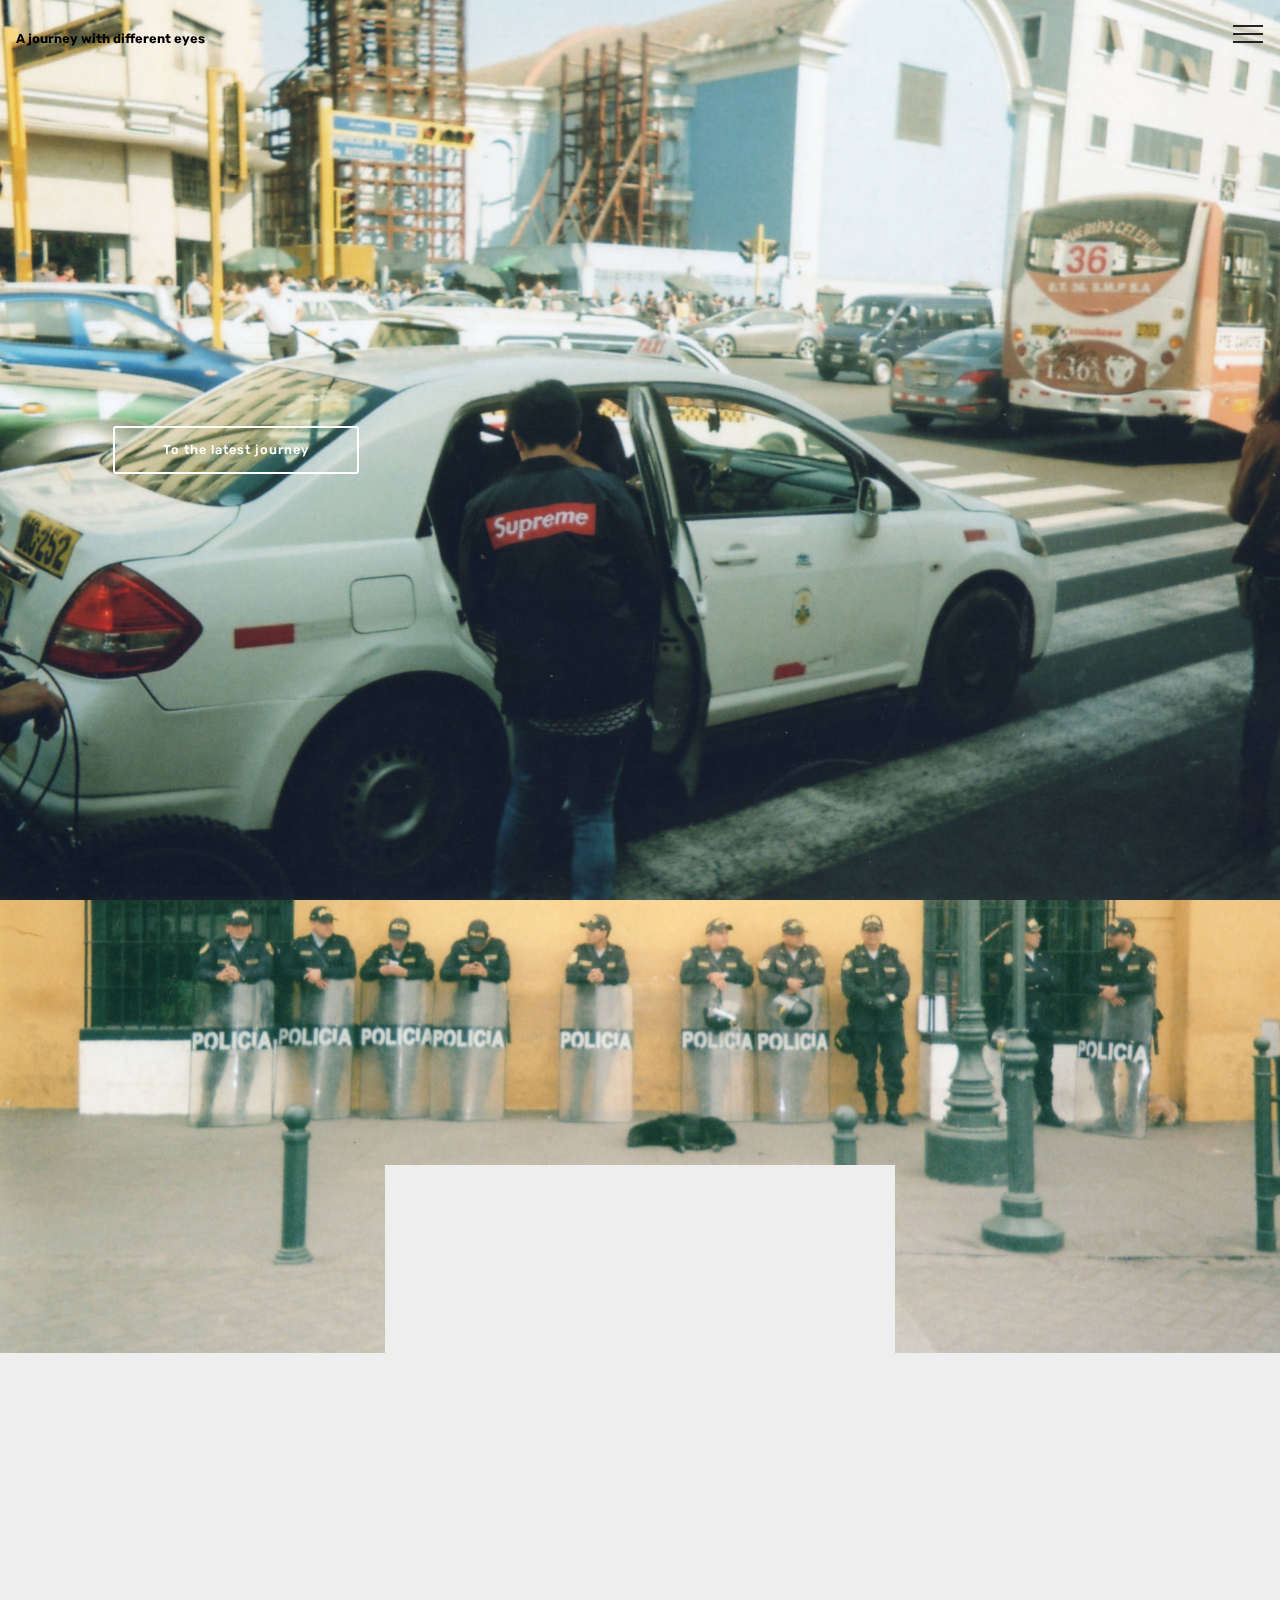
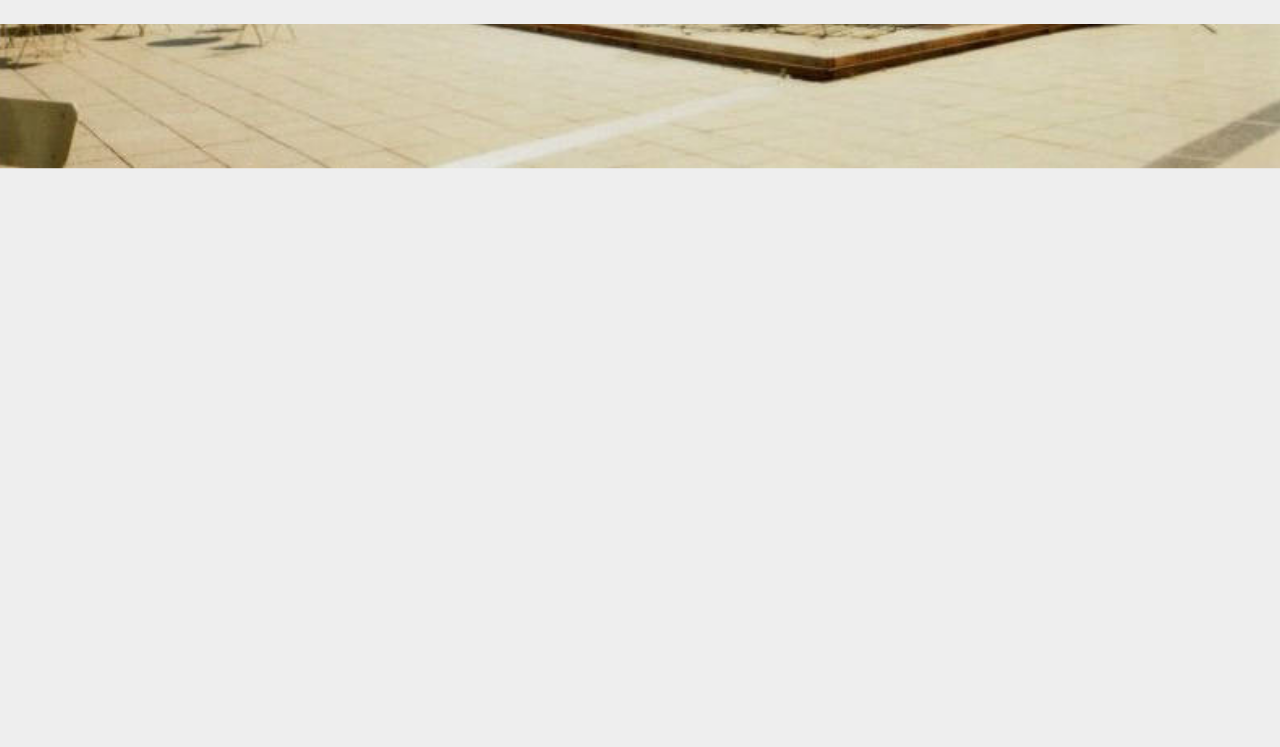
<file: index.html>
<!DOCTYPE html>
<html >
<head>
  <!-- Site made with Mobirise Website Builder v4.8.7, https://mobirise.com -->
  <meta charset="UTF-8">
  <meta http-equiv="X-UA-Compatible" content="IE=edge">
  <meta name="generator" content="Mobirise v4.8.7, mobirise.com">
  <meta name="viewport" content="width=device-width, initial-scale=1, minimum-scale=1">
  <link rel="shortcut icon" href="assets/images/flower-berlin-128x88.png" type="image/x-icon">
  <meta name="description" content="">
  <title>Start</title>
  <link rel="stylesheet" href="assets/web/assets/mobirise-icons-bold/mobirise-icons-bold.css">
  <link rel="stylesheet" href="assets/web/assets/mobirise-icons/mobirise-icons.css">
  <link rel="stylesheet" href="assets/tether/tether.min.css">
  <link rel="stylesheet" href="assets/bootstrap/css/bootstrap.min.css">
  <link rel="stylesheet" href="assets/bootstrap/css/bootstrap-grid.min.css">
  <link rel="stylesheet" href="assets/bootstrap/css/bootstrap-reboot.min.css">
  <link rel="stylesheet" href="assets/animatecss/animate.min.css">
  <link rel="stylesheet" href="assets/dropdown/css/style.css">
  <link rel="stylesheet" href="assets/theme/css/style.css">
  <link rel="stylesheet" href="assets/mobirise/css/mbr-additional.css" type="text/css">
  
  
  
</head>
<body>
  <section class="menu cid-r67TzlASNh" once="menu" id="menu2-10">

    

    <nav class="navbar navbar-expand beta-menu navbar-dropdown align-items-center collapsed bg-color transparent">
        <button class="navbar-toggler navbar-toggler-right" type="button" data-toggle="collapse" data-target="#navbarSupportedContent" aria-controls="navbarSupportedContent" aria-expanded="false" aria-label="Toggle navigation">
            <div class="hamburger">
                <span></span>
                <span></span>
                <span></span>
                <span></span>
            </div>
        </button>
        <div class="menu-logo">
            <div class="navbar-brand">
                
                <span class="navbar-caption-wrap"><a class="navbar-caption text-black display-7" href="https://mobirise.co">A journey with different eyes&nbsp;</a></span>
            </div>
        </div>
        <div class="collapse navbar-collapse" id="navbarSupportedContent">
            
            <div class="navbar-buttons mbr-section-btn"><a class="btn btn-sm btn-white-outline display-4" href="about.html#content4-w"><span class="mbri-arrow-next mbr-iconfont mbr-iconfont-btn" style="font-size: 8px;"></span>&nbsp;about &nbsp; &nbsp;</a> <a class="btn btn-sm btn-white-outline display-4" href="why.html#content4-k"><span class="mbrib-arrow-next mbr-iconfont mbr-iconfont-btn" style="font-size: 8px;"></span>&nbsp; why &nbsp; &nbsp;&nbsp;</a> <a class="btn btn-sm btn-white-outline display-4" href="contact.html#form1-i"><span class="mbrib-arrow-next mbr-iconfont mbr-iconfont-btn" style="font-size: 8px;"></span>contact</a></div>
        </div>
    </nav>
</section>

<section class="engine"><a href="https://mobirise.info/y">free html web templates</a></section><section class="header9 cid-r98Jo3nGjh mbr-fullscreen mbr-parallax-background" id="header9-2h">

    

    

    <div class="container">
        <div class="media-container-column mbr-white col-md-8">
            
            
            
            <div class="mbr-section-btn align-left"><a class="btn btn-md btn-white-outline display-4" href="limaserie.html#content4-1r">To the latest journey</a></div>
        </div>
    </div>

    
</section>

<section class="features15 cid-r98KU0yrcU mbr-parallax-background" id="features15-2k">

    

    
    <div class="container">
        <h2 class="mbr-section-title pb-3 align-center mbr-fonts-style display-2">LIMA SERIE</h2>
        

        <div class="media-container-row container pt-5 mt-2">

            <div class="col-12 col-md-6 mb-4">
                <div class="card flip-card p-5 align-center">
                    <div class="card-front card_cont">
                        <a href="limaserie.html#content4-1r"><img src="assets/images/10-police-lima-1200x780.jpg" alt="Mobirise" title=""></a>
                    </div>
                    <div class="card_back card_cont">
                        
                        <p class="mbr-text mbr-fonts-style display-7"><br><br><br><br>On this journey I take you to Lima - Peru. 
<br>This serie was shot in a period of 5 days and describe my first days in Lima. It Includes 32 photos.&nbsp;</p>
                    </div>
                </div>
            </div>

            
            
            

            
        </div>
</div></section>

<section class="features15 cid-r98NaGla5U mbr-parallax-background" id="features15-2l">

    

    
    <div class="container">
        <h2 class="mbr-section-title pb-3 align-center mbr-fonts-style display-2">
            BERLIN SERIE</h2>
        

        <div class="media-container-row container pt-5 mt-2">

            <div class="col-12 col-md-6 mb-4">
                <div class="card flip-card p-5 align-center">
                    <div class="card-front card_cont">
                        <a href="berlinserie.html#content4-1v"><img src="assets/images/roof-top-bikini-berlin-792x490.jpg" alt="Mobirise" title=""></a>
                    </div>
                    <div class="card_back card_cont">
                        
                        <p class="mbr-text mbr-fonts-style display-7"><br><br><br><br><br>This journey includes only 6 photos from Berlin - Germany.</p>
                    </div>
                </div>
            </div>

            
            
            

            
        </div>
</div></section>


  <script src="assets/web/assets/jquery/jquery.min.js"></script>
  <script src="assets/tether/tether.min.js"></script>
  <script src="assets/popper/popper.min.js"></script>
  <script src="assets/bootstrap/js/bootstrap.min.js"></script>
  <script src="assets/parallax/jarallax.min.js"></script>
  <script src="assets/smoothscroll/smooth-scroll.js"></script>
  <script src="assets/mbr-flip-card/mbr-flip-card.js"></script>
  <script src="assets/dropdown/js/script.min.js"></script>
  <script src="assets/touchswipe/jquery.touch-swipe.min.js"></script>
  <script src="assets/viewportchecker/jquery.viewportchecker.js"></script>
  <script src="assets/theme/js/script.js"></script>
  
  
 <div id="scrollToTop" class="scrollToTop mbr-arrow-up"><a style="text-align: center;"><i></i></a></div>
    <input name="animation" type="hidden">
  </body>
</html>
</file>
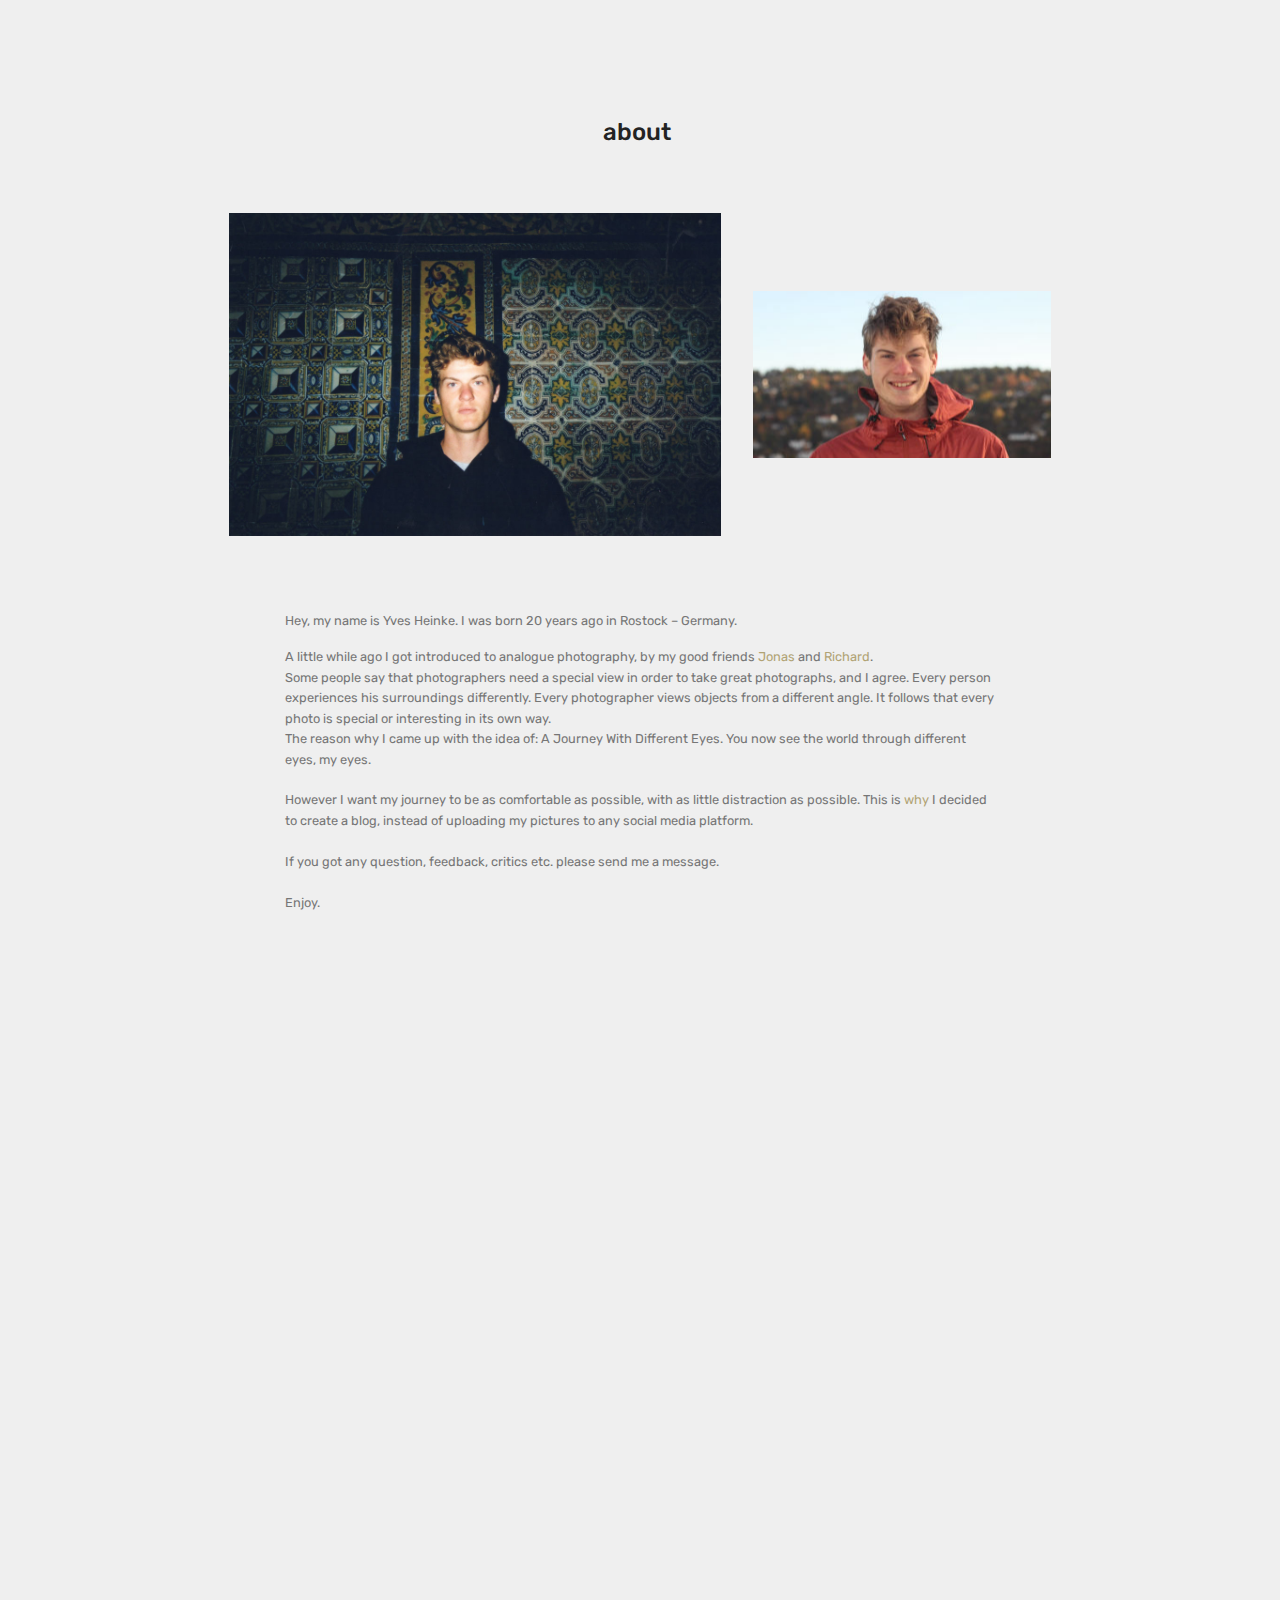
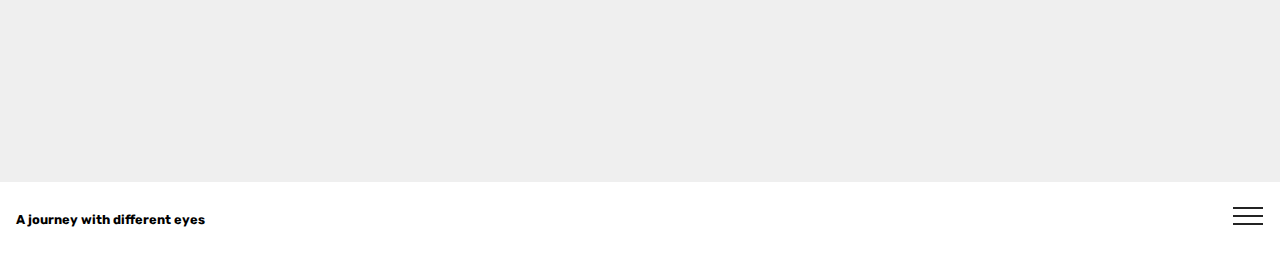
<file: about.html>
<!DOCTYPE html>
<html >
<head>
  <!-- Site made with Mobirise Website Builder v4.8.7, https://mobirise.com -->
  <meta charset="UTF-8">
  <meta http-equiv="X-UA-Compatible" content="IE=edge">
  <meta name="generator" content="Mobirise v4.8.7, mobirise.com">
  <meta name="viewport" content="width=device-width, initial-scale=1, minimum-scale=1">
  <link rel="shortcut icon" href="assets/images/flower-berlin-128x88.png" type="image/x-icon">
  <meta name="description" content="">
  <title>About / Cameras</title>
  <link rel="stylesheet" href="assets/web/assets/mobirise-icons-bold/mobirise-icons-bold.css">
  <link rel="stylesheet" href="assets/web/assets/mobirise-icons/mobirise-icons.css">
  <link rel="stylesheet" href="assets/tether/tether.min.css">
  <link rel="stylesheet" href="assets/bootstrap/css/bootstrap.min.css">
  <link rel="stylesheet" href="assets/bootstrap/css/bootstrap-grid.min.css">
  <link rel="stylesheet" href="assets/bootstrap/css/bootstrap-reboot.min.css">
  <link rel="stylesheet" href="assets/dropdown/css/style.css">
  <link rel="stylesheet" href="assets/animatecss/animate.min.css">
  <link rel="stylesheet" href="assets/theme/css/style.css">
  <link rel="stylesheet" href="assets/mobirise/css/mbr-additional.css" type="text/css">
  
  
  
</head>
<body>
  <section class="mbr-section content4 cid-r67PReSE1o" id="content4-w">

    

    <div class="container">
        <div class="media-container-row">
            <div class="title col-12 col-md-8">
                <h2 class="align-center pb-3 mbr-fonts-style display-5">
                    about&nbsp;</h2>
                
                
            </div>
        </div>
    </div>
</section>

<section class="engine"><a href="https://mobirise.info/d">free web maker</a></section><section class="cid-r67YJJsRQB" id="content13-18">
    
    <div class="container">
            <div class="media-container-row" style="width: 74%;">
                <div class="img-item item1" style="width: 169%;">
                    <img src="assets/images/30-yves-1048x688.jpg" alt="" title="">
                    
                </div>
                <div class="img-item">
                    <img src="assets/images/img-4748-478x319.jpg" alt="" title="Yves Heinke">
                    
                </div>
            </div>
    </div>
</section>

<section class="mbr-section article content1 cid-r98o4i70lp" id="content1-27">
    
     

    <div class="container">
        <div class="media-container-row">
            <div class="mbr-text col-12 col-md-8 mbr-fonts-style display-7"><p>Hey, my name is Yves Heinke. I was born 20 years ago in Rostock – Germany.</p><p> 
</p><div>
</div><div>A little while ago I got introduced to analogue photography, by my good friends <a href="https://www.instagram.com/jonaas_20/" target="_blank" class="text-danger">Jonas</a> and <a href="https://www.instagram.com/richbarth_photography/" target="_blank" class="text-danger">Richard</a>. 
</div><div>Some people say that photographers need a special view in order to take great photographs, and I agree. Every person experiences his surroundings differently. Every photographer views objects from a different angle. It follows that every photo is special or interesting in its own way. 
</div><div>The reason why I came up with the idea of: A Journey With Different Eyes. You now see the world through different eyes, my eyes.</div><div><br></div><div> 
</div><div>
</div><div>However I want my journey to be as comfortable as possible, with as little distraction as possible. This is <a href="page8.html#content4-k" class="text-danger">why </a>I decided to create a blog, instead of uploading my pictures to any social media platform.</div><div><br></div><div>
</div><div>
</div><div>If you got any question, feedback, critics etc. please send me a message.</div><div><br></div><div> 
</div><div>
</div><div>Enjoy.  
</div><div><br></div><p></p></div>
        </div>
    </div>
</section>

<section class="mbr-section content4 cid-r6aEehP1Dm" id="content4-m">

    

    <div class="container">
        <div class="media-container-row">
            <div class="title col-12 col-md-8">
                <h2 class="align-center pb-3 mbr-fonts-style display-5">cameras</h2>
                
                
            </div>
        </div>
    </div>
</section>

<section class="features2 cid-r68olOXln5" id="features2-g">

    

    
    
    <div class="container">
        <div class="media-container-row">
            <div class="card p-3 col-12 col-md-6">
                <div class="card-wrapper">
                    <div class="card-img">
                        <a href="https://www.flickr.com/photos/captkodak/289068029" target="_blank"><img src="assets/images/kodak-kb-10-1024x798.jpg" alt="Mobirise" title=""></a>
                    </div>
                    <div class="card-box">
                        <h4 class="card-title pb-3 mbr-fonts-style display-7">Camera 1 (Analogue)&nbsp;</h4>
                        <p class="mbr-text mbr-fonts-style display-7">I bought this camera off a friend for a Kebab. <br>Shoutout to <a href="https://www.instagram.com/jonaas_20/" target="_blank" class="text-danger">Jonas</a>.&nbsp;</p>
                    </div>
                </div>
            </div>

            <div class="card p-3 col-12 col-md-6">
                <div class="card-wrapper">
                    <div class="card-img">
                        <a href="https://fotocccp.ru/image/cache/import_files/9e/9e2770e9073511e8bb7200155d1fae00_1-1920x1080.jpg" target="_blank"><img src="assets/images/canon-prima-bf-800-1046x704.jpg" alt="Mobirise" title=""></a>
                    </div>
                    <div class="card-box ">
                        <h4 class="card-title pb-3 mbr-fonts-style display-7">Camera 2 (Analogue)</h4>
                        <p class="mbr-text mbr-fonts-style display-7">This one I bought on a market, in Cusco - Peru, for 3 s/ (0,78 cent).</p>
                    </div>
                </div>
            </div>

            

            
        </div>
    </div>
</section>

<section class="mbr-section content8 cid-r97sHo4xL2" id="content8-1y">

    

    <div class="container">
        <div class="media-container-row title">
            <div class="col-12 col-md-8">
                <div class="mbr-section-btn align-center"><a class="btn btn-primary display-4" href="index.html#header9-2h">Take me on a journey</a></div>
            </div>
        </div>
    </div>
</section>

<section class="menu cid-r67VyN3Sh5" once="menu" id="menu2-11">

    

    <nav class="navbar navbar-expand beta-menu navbar-dropdown align-items-center collapsed bg-color transparent">
        <button class="navbar-toggler navbar-toggler-right" type="button" data-toggle="collapse" data-target="#navbarSupportedContent" aria-controls="navbarSupportedContent" aria-expanded="false" aria-label="Toggle navigation">
            <div class="hamburger">
                <span></span>
                <span></span>
                <span></span>
                <span></span>
            </div>
        </button>
        <div class="menu-logo">
            <div class="navbar-brand">
                
                <span class="navbar-caption-wrap"><a class="navbar-caption text-black display-7" href="start.html#header9-2h">A journey with different eyes&nbsp;</a></span>
            </div>
        </div>
        <div class="collapse navbar-collapse" id="navbarSupportedContent">
            <ul class="navbar-nav nav-dropdown nav-right" data-app-modern-menu="true"><li class="nav-item"><a class="nav-link link text-primary display-4" href="about.html#content4-w">&nbsp; about</a></li><li class="nav-item"><a class="nav-link link text-primary display-4" href="why.html#content4-k">&nbsp; &nbsp; why</a></li><li class="nav-item"><a class="nav-link link text-primary display-4" href="contact.html#form1-i">&nbsp; contact</a></li></ul>
            
        </div>
    </nav>
</section>


  <script src="assets/web/assets/jquery/jquery.min.js"></script>
  <script src="assets/tether/tether.min.js"></script>
  <script src="assets/popper/popper.min.js"></script>
  <script src="assets/bootstrap/js/bootstrap.min.js"></script>
  <script src="assets/smoothscroll/smooth-scroll.js"></script>
  <script src="assets/viewportchecker/jquery.viewportchecker.js"></script>
  <script src="assets/dropdown/js/script.min.js"></script>
  <script src="assets/touchswipe/jquery.touch-swipe.min.js"></script>
  <script src="assets/theme/js/script.js"></script>
  
  
 <div id="scrollToTop" class="scrollToTop mbr-arrow-up"><a style="text-align: center;"><i></i></a></div>
    <input name="animation" type="hidden">
  </body>
</html>
</file>
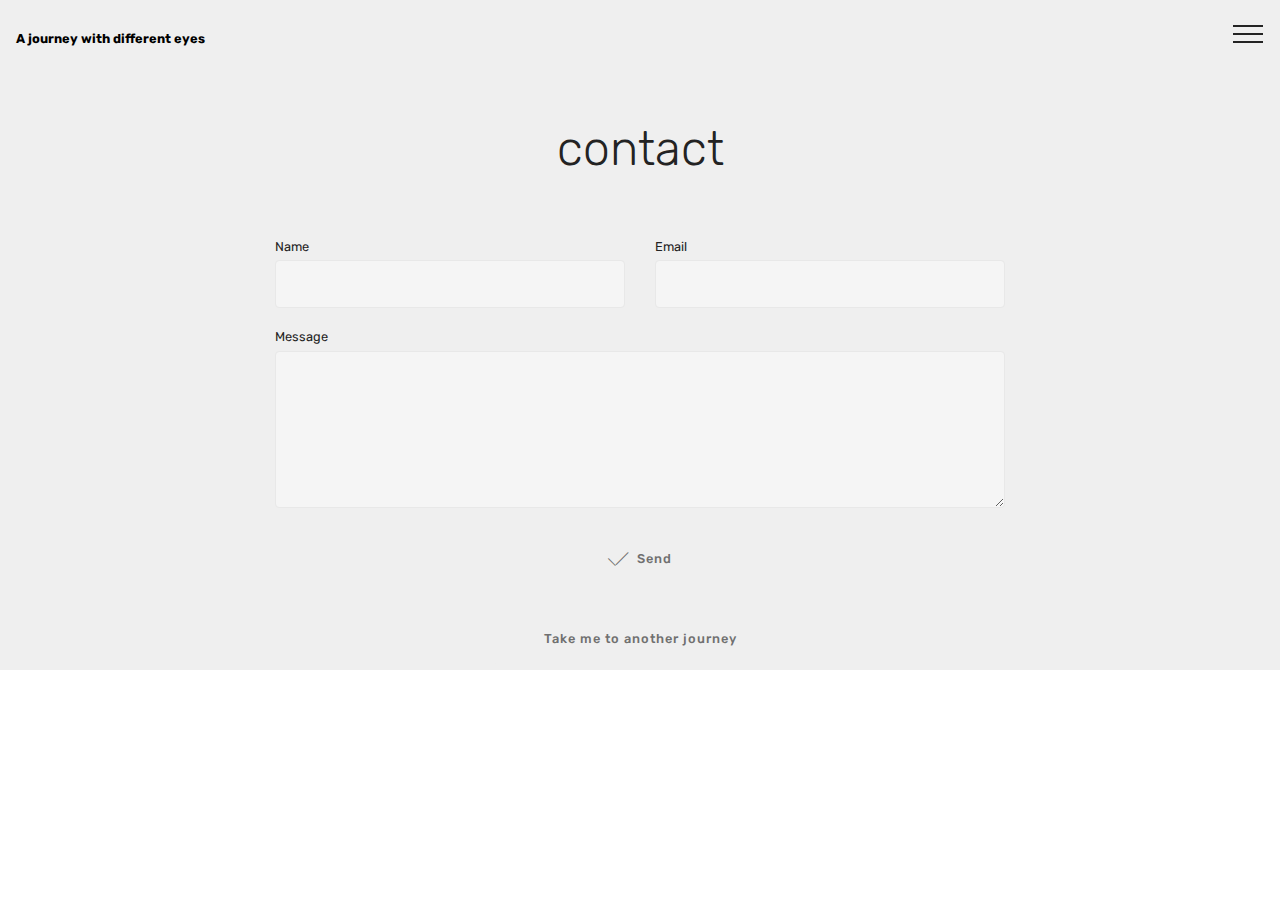
<file: contact.html>
<!DOCTYPE html>
<html >
<head>
  <!-- Site made with Mobirise Website Builder v4.8.7, https://mobirise.com -->
  <meta charset="UTF-8">
  <meta http-equiv="X-UA-Compatible" content="IE=edge">
  <meta name="generator" content="Mobirise v4.8.7, mobirise.com">
  <meta name="viewport" content="width=device-width, initial-scale=1, minimum-scale=1">
  <link rel="shortcut icon" href="assets/images/flower-berlin-128x88.png" type="image/x-icon">
  <meta name="description" content="Web Site Builder Description">
  <title>Contact</title>
  <link rel="stylesheet" href="assets/web/assets/mobirise-icons-bold/mobirise-icons-bold.css">
  <link rel="stylesheet" href="assets/web/assets/mobirise-icons/mobirise-icons.css">
  <link rel="stylesheet" href="assets/tether/tether.min.css">
  <link rel="stylesheet" href="assets/bootstrap/css/bootstrap.min.css">
  <link rel="stylesheet" href="assets/bootstrap/css/bootstrap-grid.min.css">
  <link rel="stylesheet" href="assets/bootstrap/css/bootstrap-reboot.min.css">
  <link rel="stylesheet" href="assets/dropdown/css/style.css">
  <link rel="stylesheet" href="assets/animatecss/animate.min.css">
  <link rel="stylesheet" href="assets/theme/css/style.css">
  <link rel="stylesheet" href="assets/mobirise/css/mbr-additional.css" type="text/css">
  
  
  
</head>
<body>
  <section class="menu cid-r67TzlASNh" once="menu" id="menu2-h">

    

    <nav class="navbar navbar-expand beta-menu navbar-dropdown align-items-center collapsed bg-color transparent">
        <button class="navbar-toggler navbar-toggler-right" type="button" data-toggle="collapse" data-target="#navbarSupportedContent" aria-controls="navbarSupportedContent" aria-expanded="false" aria-label="Toggle navigation">
            <div class="hamburger">
                <span></span>
                <span></span>
                <span></span>
                <span></span>
            </div>
        </button>
        <div class="menu-logo">
            <div class="navbar-brand">
                
                <span class="navbar-caption-wrap"><a class="navbar-caption text-black display-7" href="start.html#header9-2h">A journey with different eyes&nbsp;</a></span>
            </div>
        </div>
        <div class="collapse navbar-collapse" id="navbarSupportedContent">
            <ul class="navbar-nav nav-dropdown nav-right" data-app-modern-menu="true"><li class="nav-item"><a class="nav-link link text-primary display-4" href="about.html#content4-w">&nbsp; about</a></li><li class="nav-item"><a class="nav-link link text-primary display-4" href="why.html#content4-k">&nbsp; &nbsp; why</a></li><li class="nav-item"><a class="nav-link link text-primary display-4" href="contact.html#form1-i">&nbsp; contact</a></li></ul>
            
        </div>
    </nav>
</section>

<section class="engine"><a href="https://mobirise.info/k">develop own website</a></section><section class="mbr-section form1 cid-r6aCifJGBQ" id="form1-i">

    

    
    <div class="container">
        <div class="row justify-content-center">
            <div class="title col-12 col-lg-8">
                <h2 class="mbr-section-title align-center pb-3 mbr-fonts-style display-2">contact</h2>
                
            </div>
        </div>
    </div>
    <div class="container">
        <div class="row justify-content-center">
            <div class="media-container-column col-lg-8" data-form-type="formoid">
                    <div data-form-alert="" hidden="">Thank you</div>
            
                    <form class="mbr-form" action="https://mobirise.com/" method="post" data-form-title="Mobirise Form"><input type="hidden" name="email" data-form-email="true" value="5LFqRQrAUUjfWigAHcgF2o2oUL5TKkTMThwHCd3ECZin0T49mtgCcDUfKx876xkP6zK3q17v/E6GCj4D0lA8lN7J7wAML7utNp8s+QW6WP4uUQak/0juO+gJ2LmGSnST">
                        <div class="row row-sm-offset">
                            <div class="col-md-4 multi-horizontal" data-for="name">
                                <div class="form-group">
                                    <label class="form-control-label mbr-fonts-style display-7" for="name-form1-i">Name</label>
                                    <input type="text" class="form-control" name="name" data-form-field="Name" required="" id="name-form1-i">
                                </div>
                            </div>
                            <div class="col-md-4 multi-horizontal" data-for="email">
                                <div class="form-group">
                                    <label class="form-control-label mbr-fonts-style display-7" for="email-form1-i">Email</label>
                                    <input type="email" class="form-control" name="email" data-form-field="Email" required="" id="email-form1-i">
                                </div>
                            </div>
                            
                        </div>
                        <div class="form-group" data-for="message">
                            <label class="form-control-label mbr-fonts-style display-7" for="message-form1-i">Message</label>
                            <textarea type="text" class="form-control" name="message" rows="7" data-form-field="Message" id="message-form1-i"></textarea>
                        </div>
            
                        <span class="input-group-btn"><button href="" type="submit" class="btn btn-primary btn-form display-7"><span class="mbri-success mbr-iconfont mbr-iconfont-btn"></span>Send</button></span>
                    </form>
            </div>
        </div>
    </div>
</section>

<section class="mbr-section content8 cid-r97sxGuMsy" id="content8-1w">

    

    <div class="container">
        <div class="media-container-row title">
            <div class="col-12 col-md-8">
                <div class="mbr-section-btn align-center"><a class="btn btn-primary display-4" href="index.html#header9-2h">Take me to another journey</a></div>
            </div>
        </div>
    </div>
</section>


  <script src="assets/web/assets/jquery/jquery.min.js"></script>
  <script src="assets/popper/popper.min.js"></script>
  <script src="assets/tether/tether.min.js"></script>
  <script src="assets/bootstrap/js/bootstrap.min.js"></script>
  <script src="assets/dropdown/js/script.min.js"></script>
  <script src="assets/touchswipe/jquery.touch-swipe.min.js"></script>
  <script src="assets/viewportchecker/jquery.viewportchecker.js"></script>
  <script src="assets/smoothscroll/smooth-scroll.js"></script>
  <script src="assets/theme/js/script.js"></script>
  <script src="assets/formoid/formoid.min.js"></script>
  
  
 <div id="scrollToTop" class="scrollToTop mbr-arrow-up"><a style="text-align: center;"><i></i></a></div>
    <input name="animation" type="hidden">
  </body>
</html>
</file>
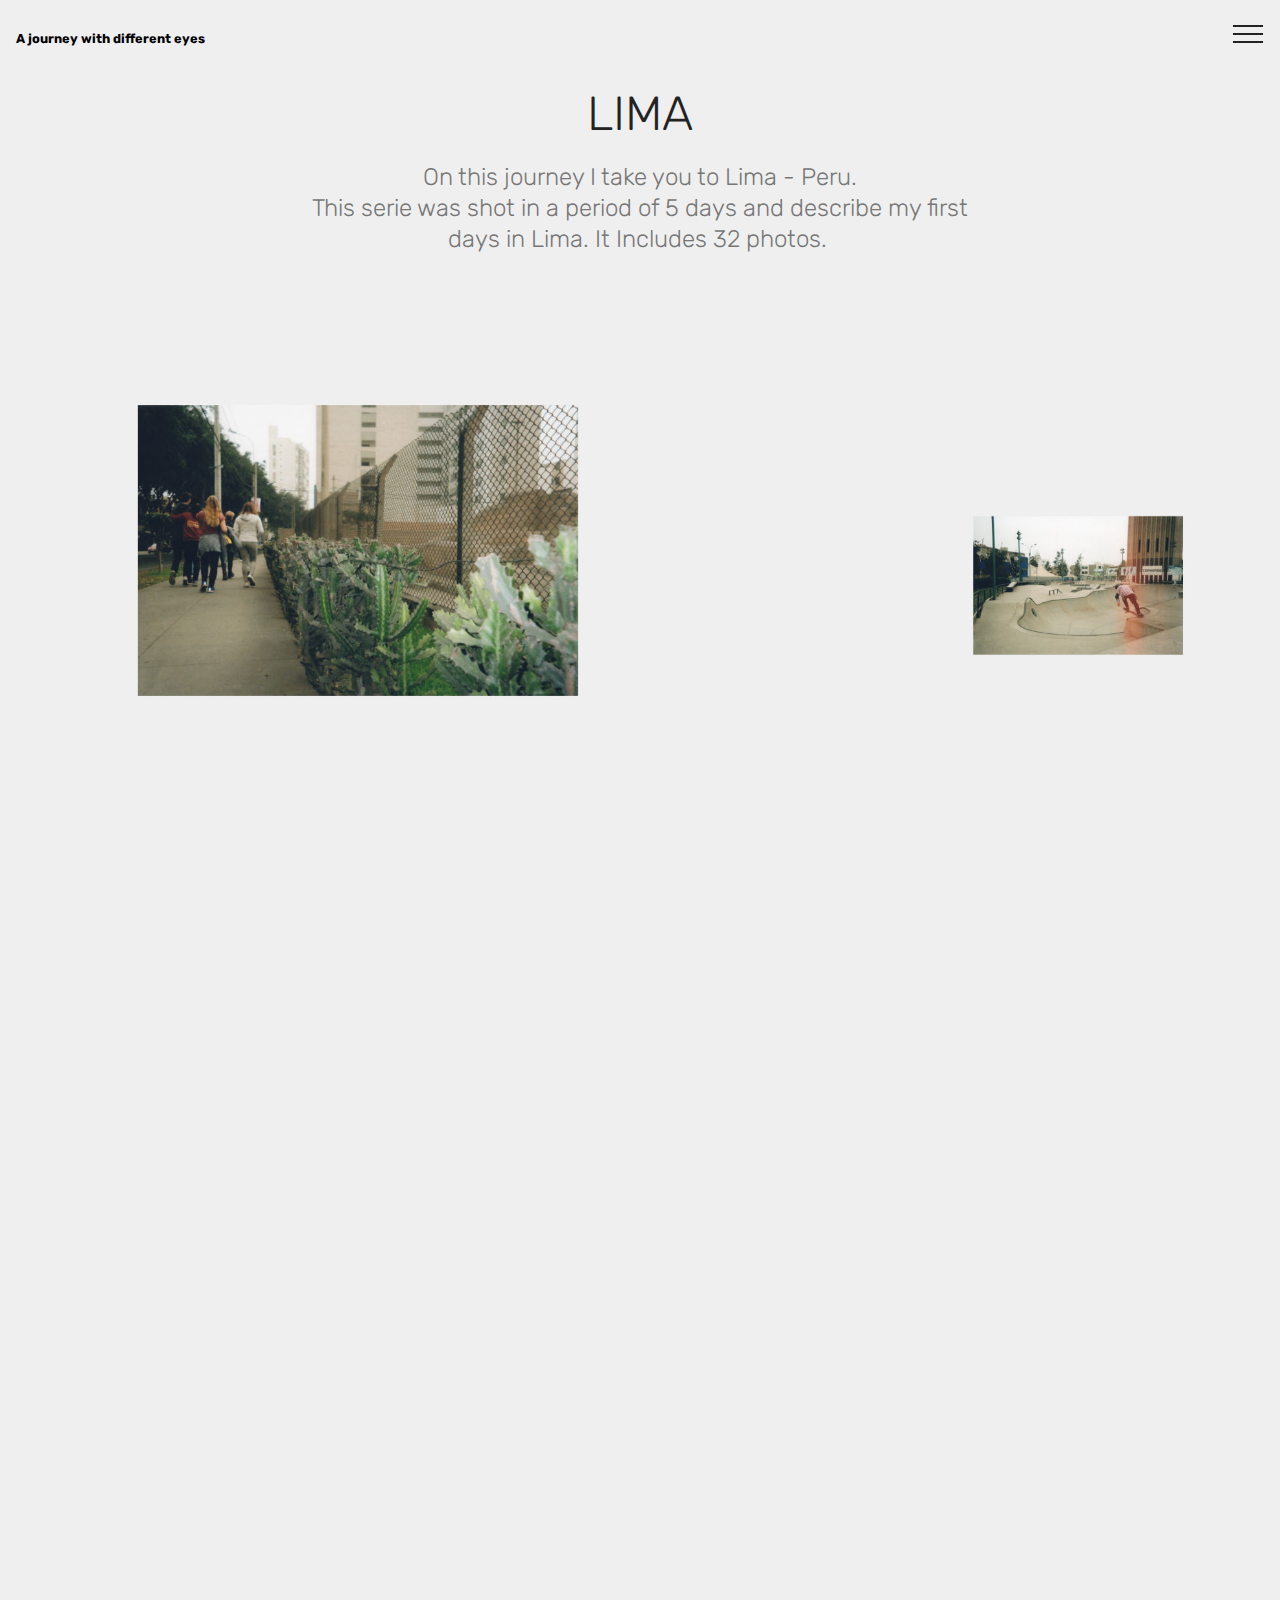
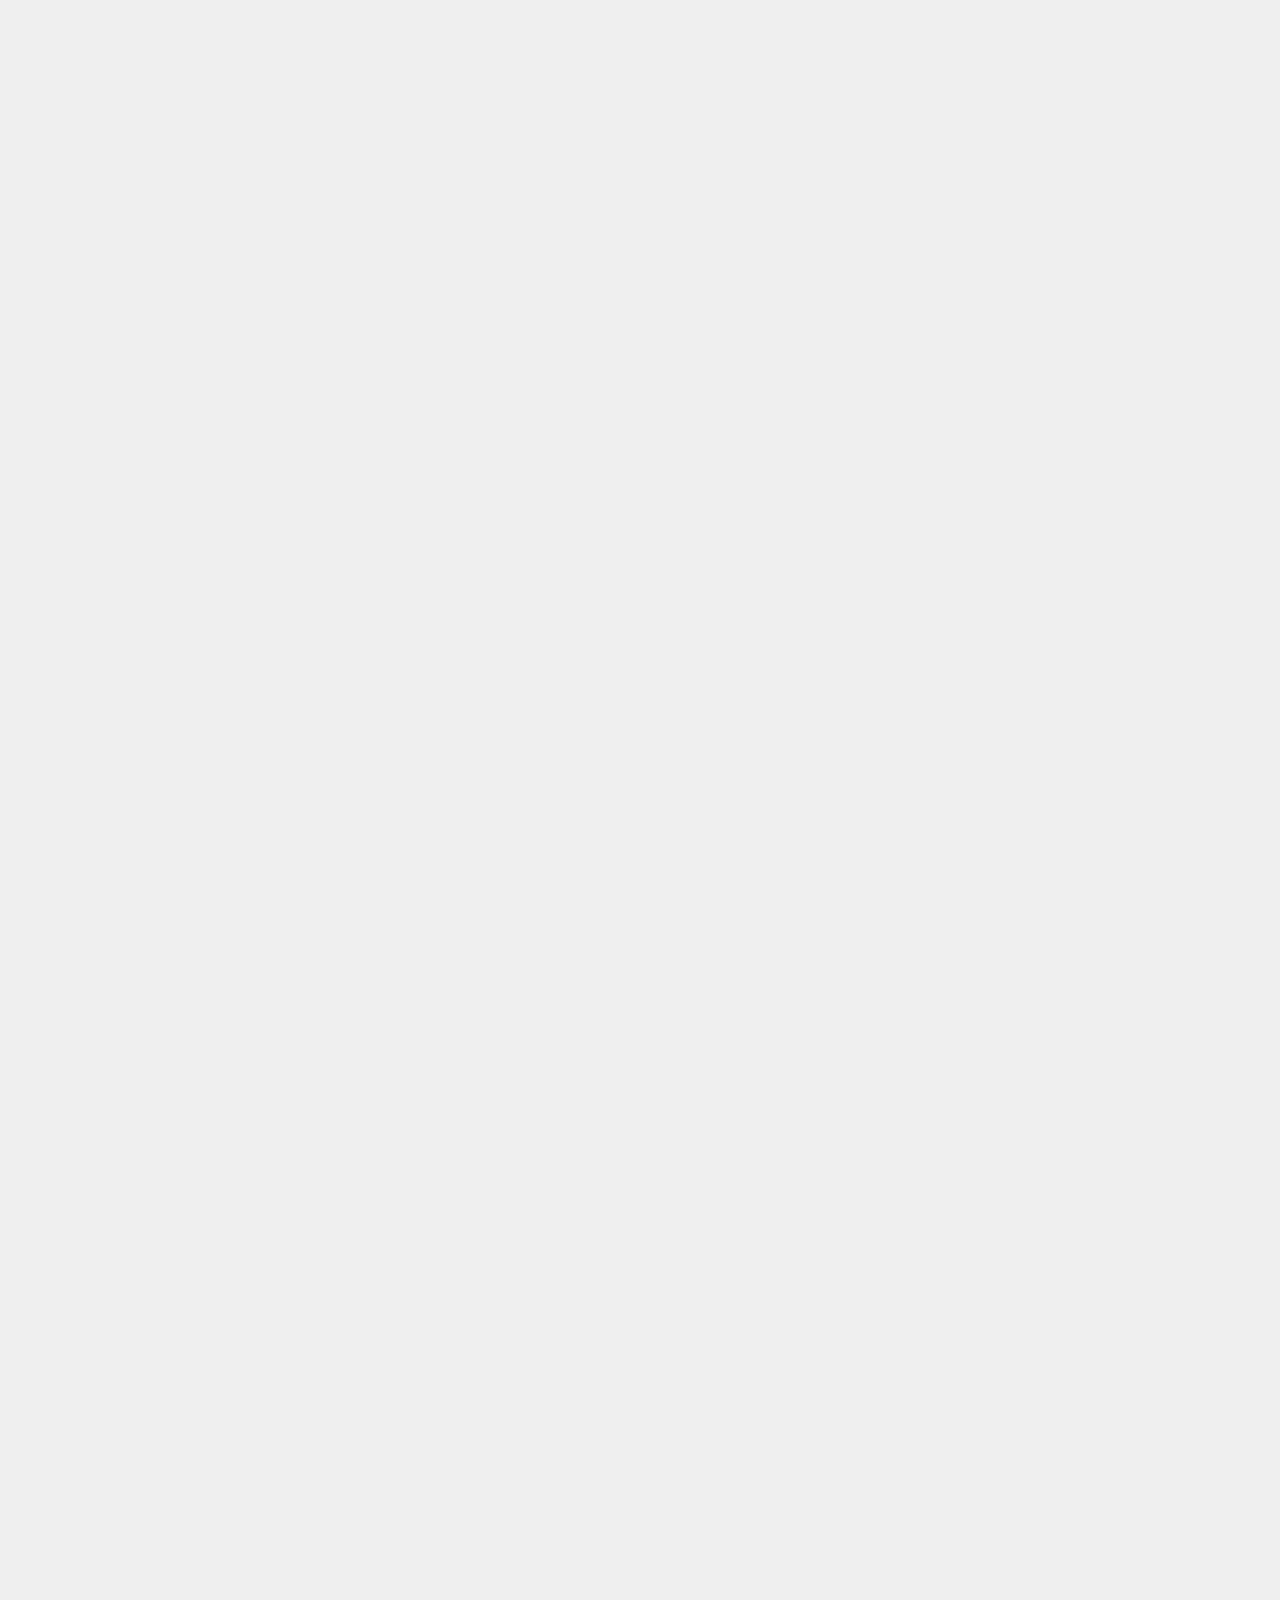
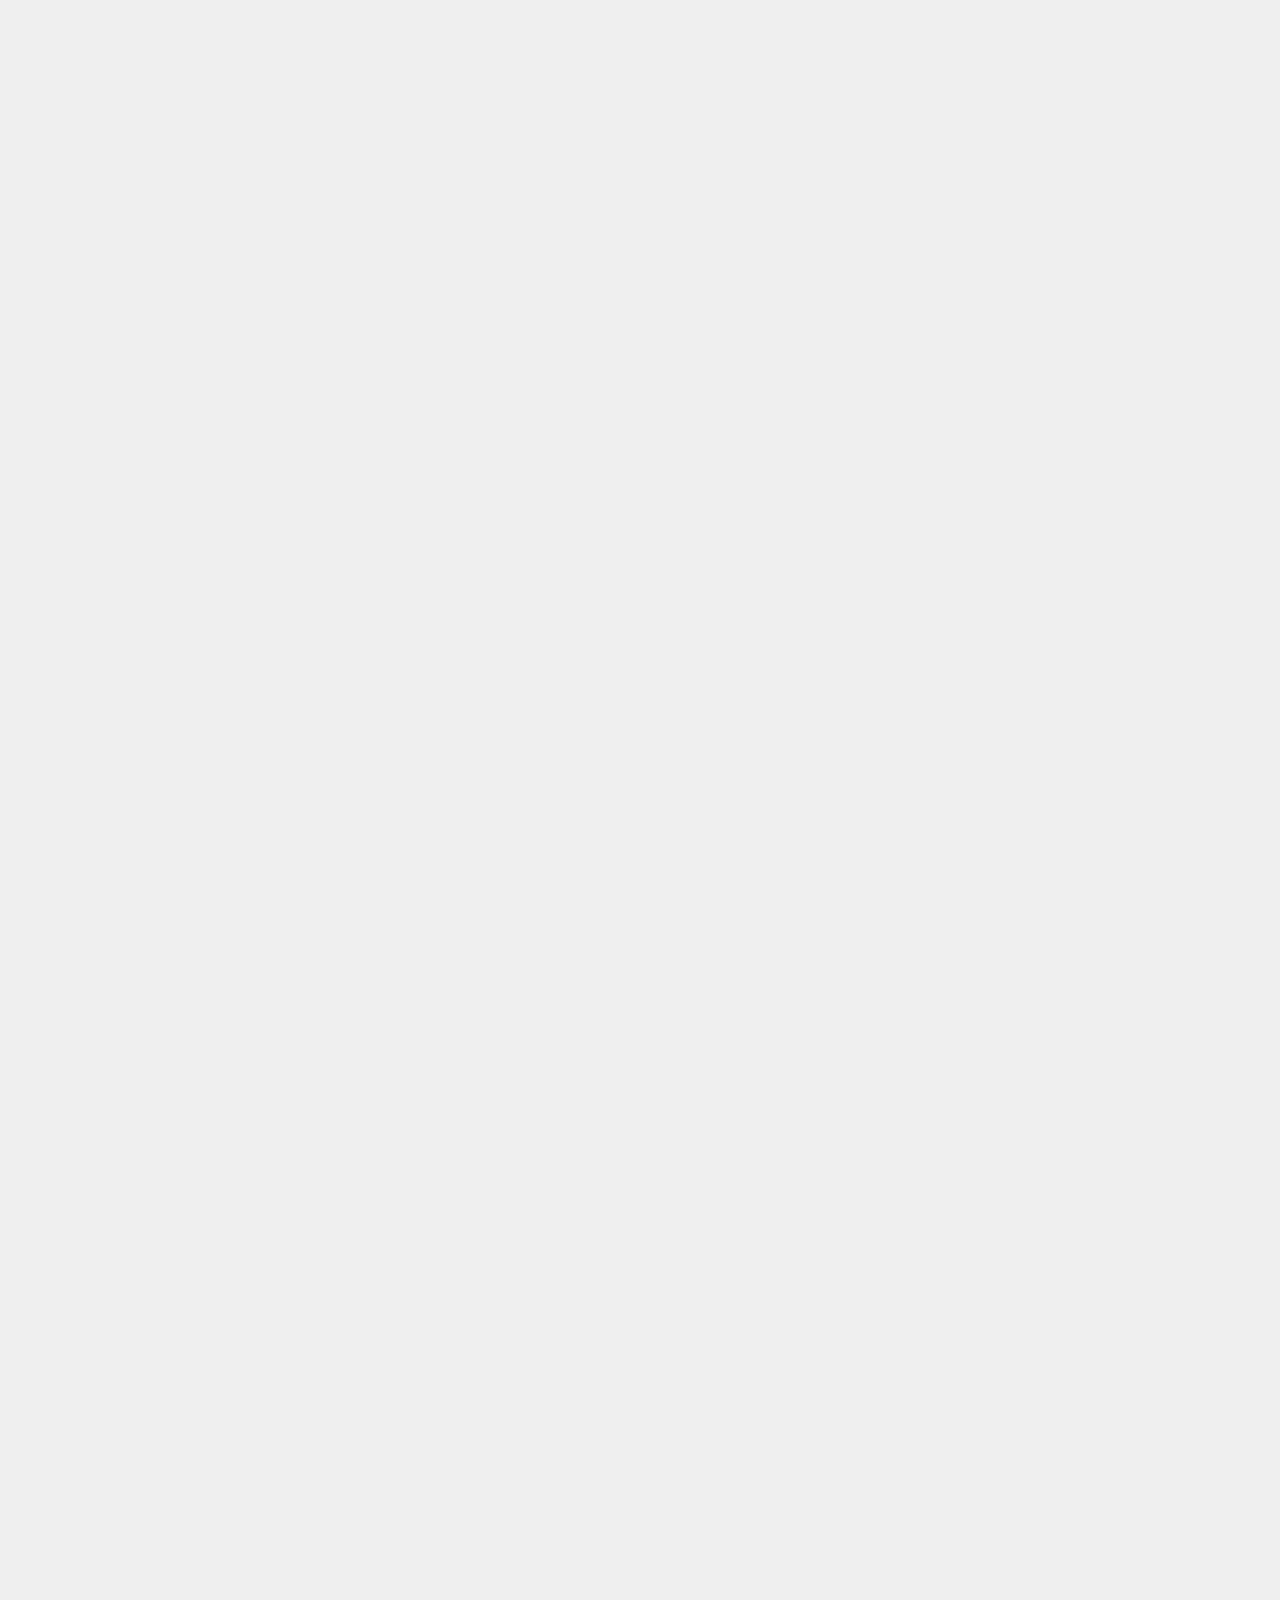
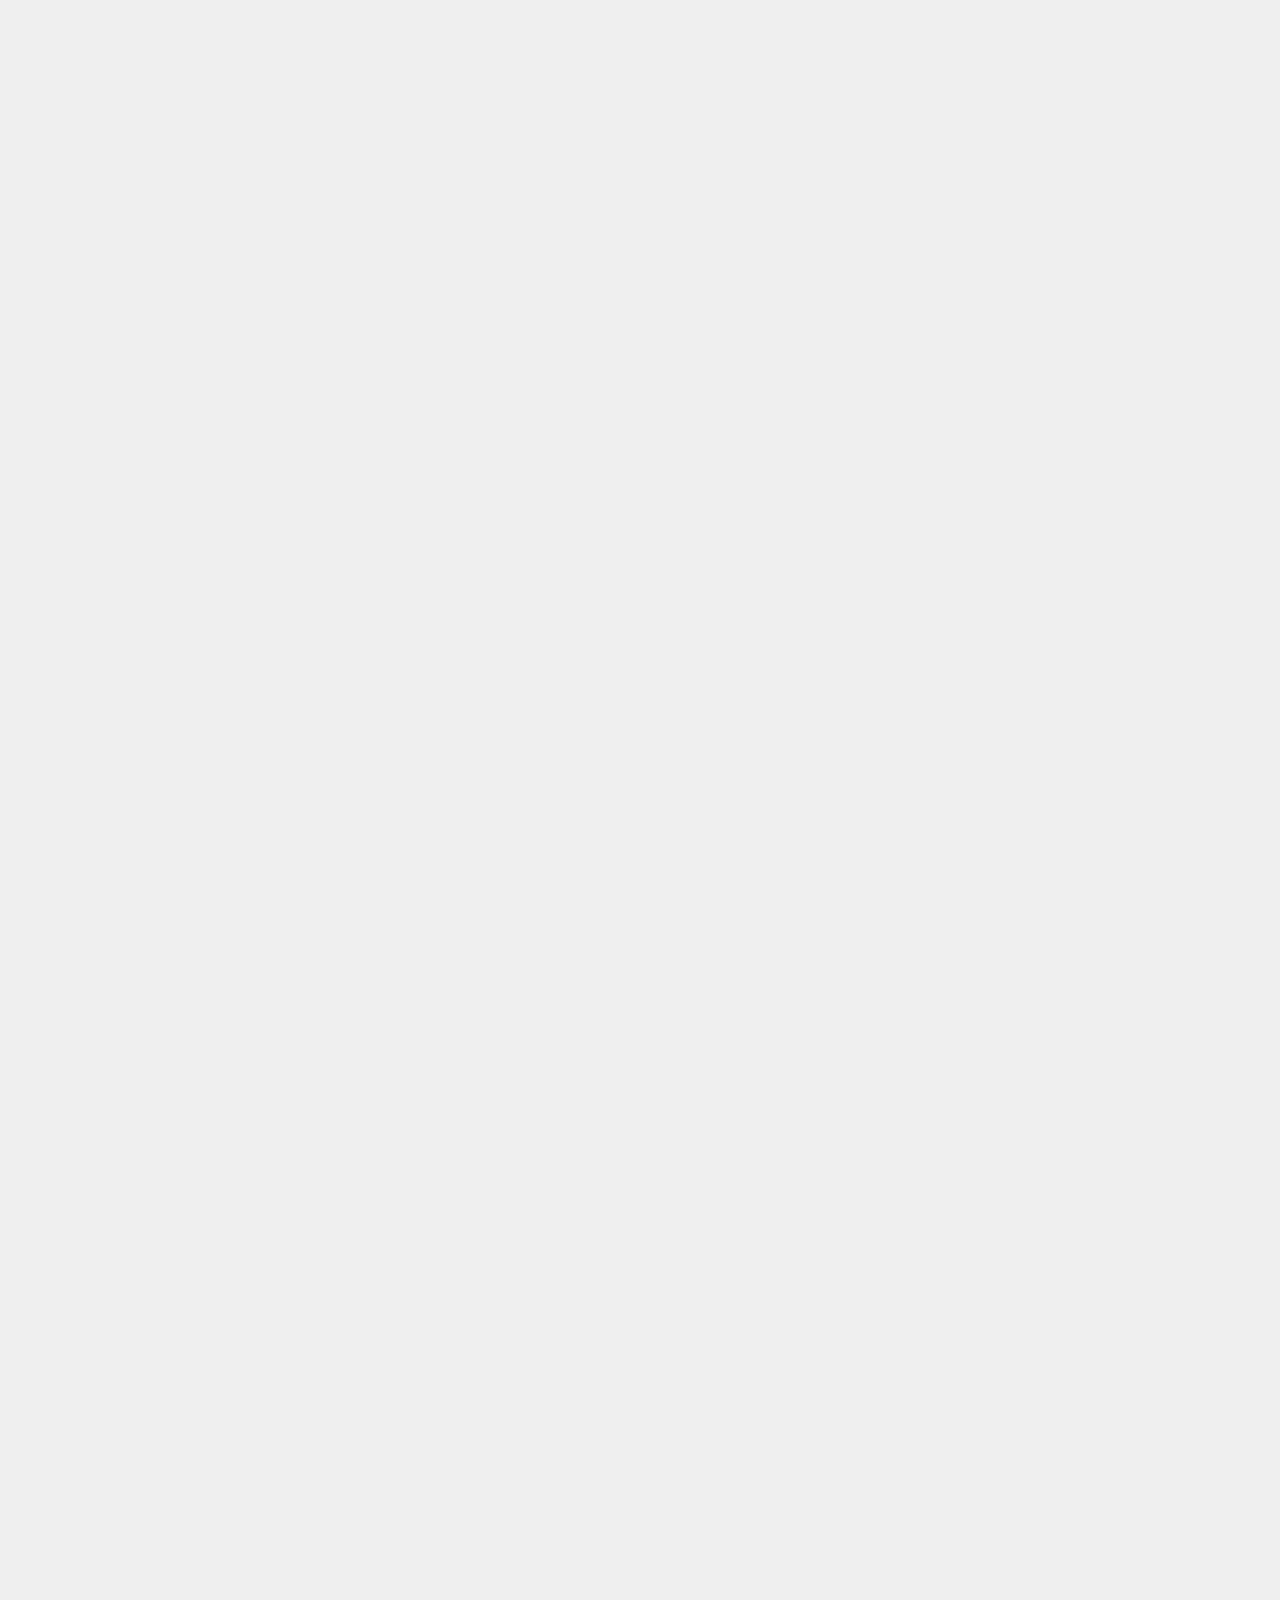
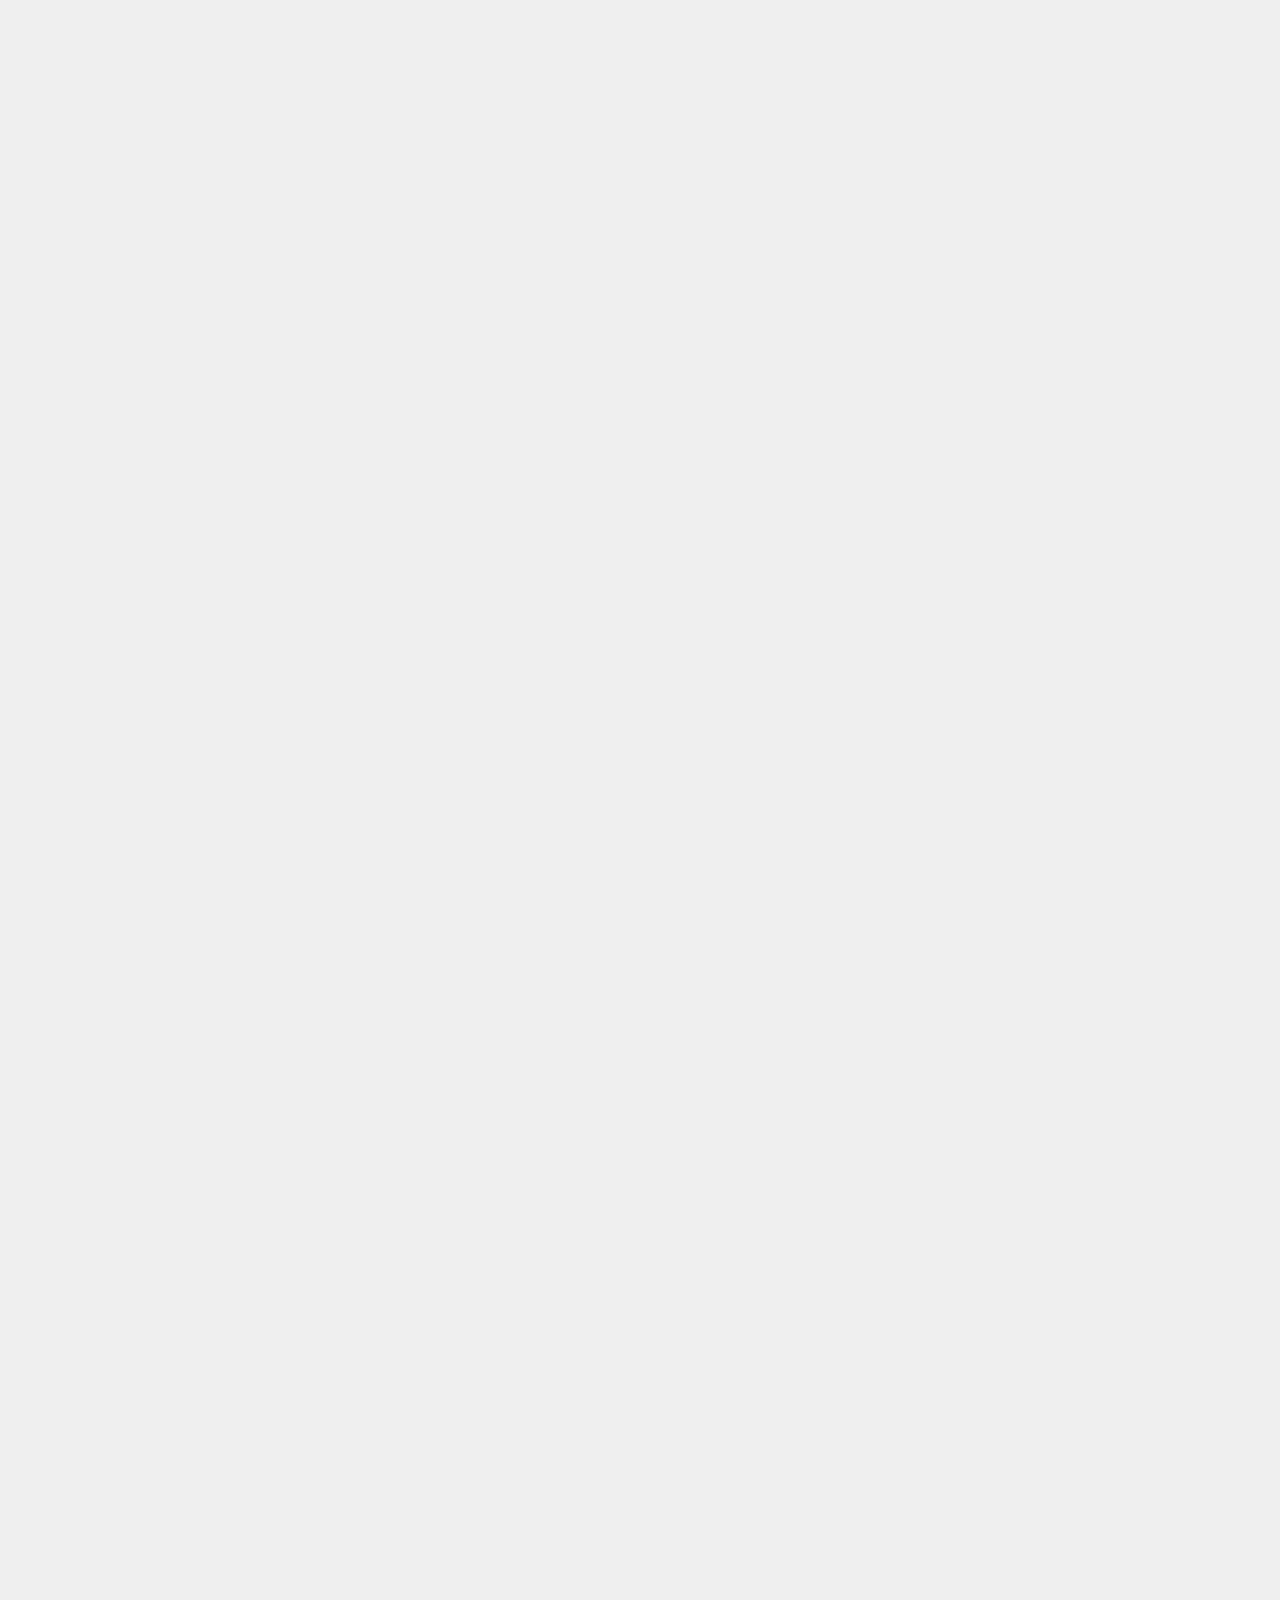
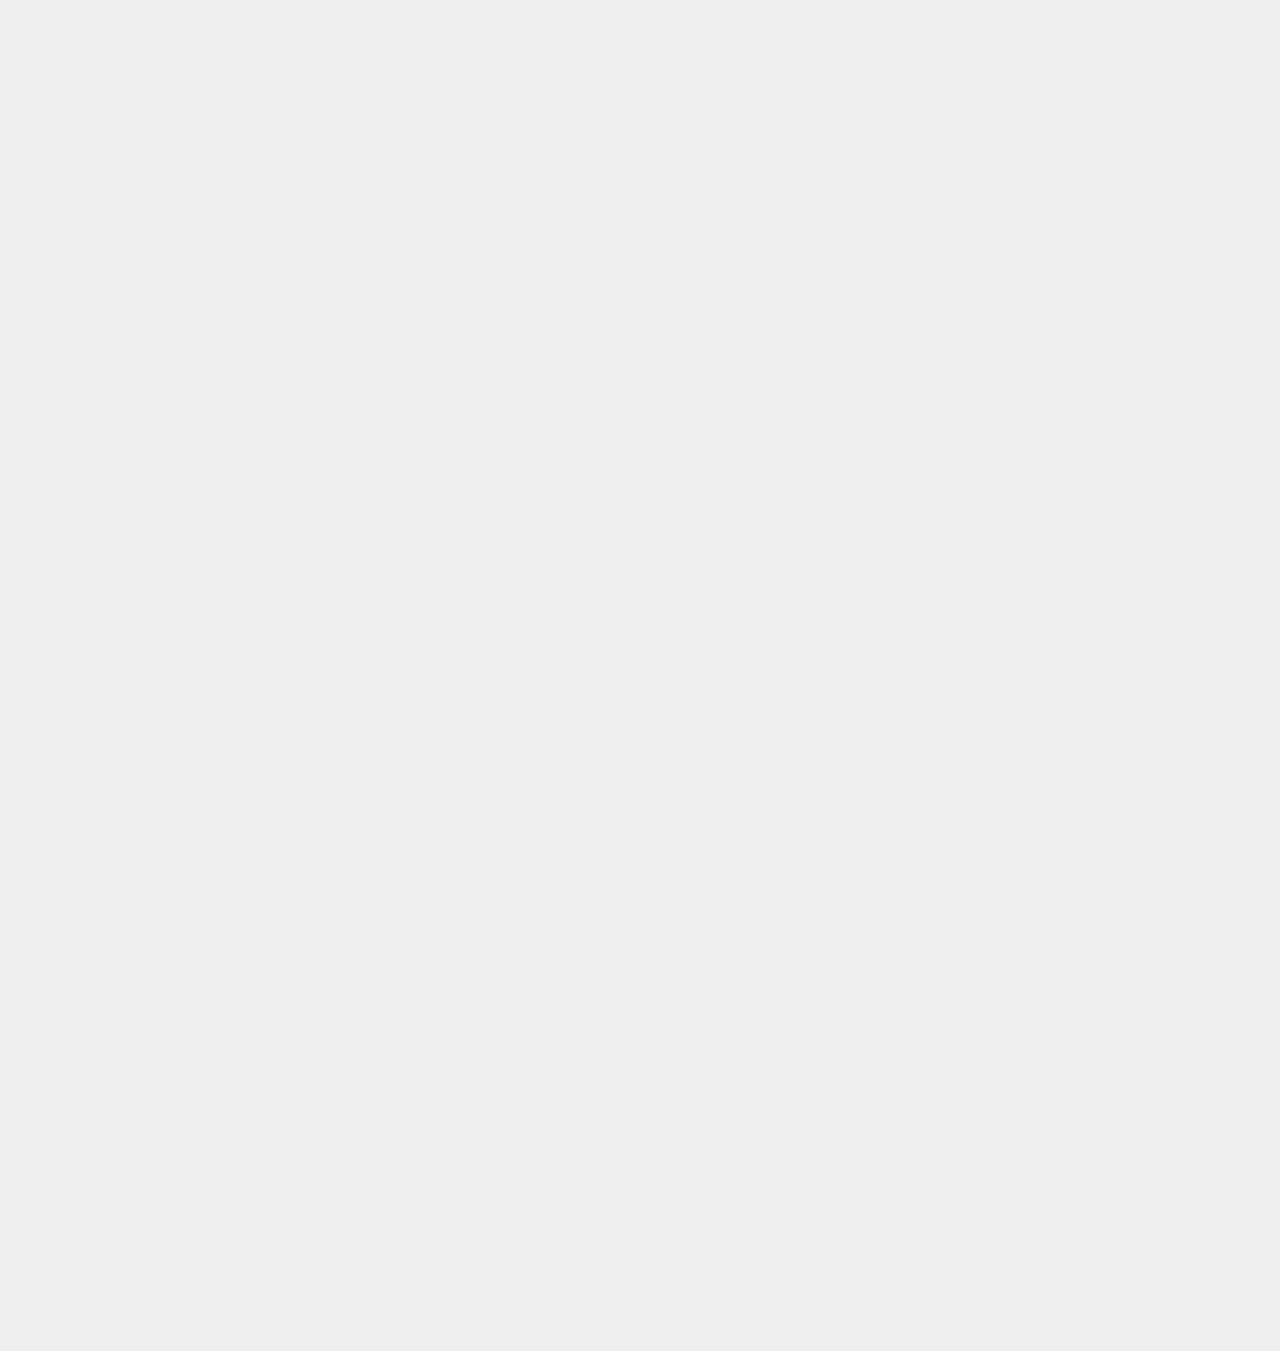
<file: limaserie.html>
<!DOCTYPE html>
<html >
<head>
  <!-- Site made with Mobirise Website Builder v4.8.7, https://mobirise.com -->
  <meta charset="UTF-8">
  <meta http-equiv="X-UA-Compatible" content="IE=edge">
  <meta name="generator" content="Mobirise v4.8.7, mobirise.com">
  <meta name="viewport" content="width=device-width, initial-scale=1, minimum-scale=1">
  <link rel="shortcut icon" href="assets/images/flower-berlin-128x88.png" type="image/x-icon">
  <meta name="description" content="Website Creator Description">
  <title>Lima Serie</title>
  <link rel="stylesheet" href="assets/web/assets/mobirise-icons-bold/mobirise-icons-bold.css">
  <link rel="stylesheet" href="assets/web/assets/mobirise-icons/mobirise-icons.css">
  <link rel="stylesheet" href="assets/tether/tether.min.css">
  <link rel="stylesheet" href="assets/bootstrap/css/bootstrap.min.css">
  <link rel="stylesheet" href="assets/bootstrap/css/bootstrap-grid.min.css">
  <link rel="stylesheet" href="assets/bootstrap/css/bootstrap-reboot.min.css">
  <link rel="stylesheet" href="assets/animatecss/animate.min.css">
  <link rel="stylesheet" href="assets/dropdown/css/style.css">
  <link rel="stylesheet" href="assets/theme/css/style.css">
  <link rel="stylesheet" href="assets/mobirise/css/mbr-additional.css" type="text/css">
  
  
  
</head>
<body>
  <section class="menu cid-r67TzlASNh" once="menu" id="menu2-1p">

    

    <nav class="navbar navbar-expand beta-menu navbar-dropdown align-items-center collapsed bg-color transparent">
        <button class="navbar-toggler navbar-toggler-right" type="button" data-toggle="collapse" data-target="#navbarSupportedContent" aria-controls="navbarSupportedContent" aria-expanded="false" aria-label="Toggle navigation">
            <div class="hamburger">
                <span></span>
                <span></span>
                <span></span>
                <span></span>
            </div>
        </button>
        <div class="menu-logo">
            <div class="navbar-brand">
                
                <span class="navbar-caption-wrap"><a class="navbar-caption text-black display-7" href="start.html#header9-2h">A journey with different eyes&nbsp;</a></span>
            </div>
        </div>
        <div class="collapse navbar-collapse" id="navbarSupportedContent">
            <ul class="navbar-nav nav-dropdown nav-right" data-app-modern-menu="true"><li class="nav-item"><a class="nav-link link text-primary display-4" href="about.html#content4-w">&nbsp; about</a></li><li class="nav-item"><a class="nav-link link text-primary display-4" href="why.html#content4-k">&nbsp; &nbsp; why</a></li><li class="nav-item"><a class="nav-link link text-primary display-4" href="contact.html#form1-i">&nbsp; contact</a></li></ul>
            
        </div>
    </nav>
</section>

<section class="engine"><a href="https://mobirise.info/f">easy site creator</a></section><section class="mbr-section content4 cid-r97pUjkkjx" id="content4-1r">

    

    <div class="container">
        <div class="media-container-row">
            <div class="title col-12 col-md-8">
                <h2 class="align-center pb-3 mbr-fonts-style display-2">LIMA</h2>
                <h3 class="mbr-section-subtitle align-center mbr-light mbr-fonts-style display-5">On this journey I take you to Lima - Peru. 
<div>This serie was shot in a period of 5 days and describe my first days in Lima. It Includes 32 photos.&nbsp;</div></h3>
                
            </div>
        </div>
    </div>
</section>

<section class="cid-r97q835kzj" id="image4-1s">
    <!-- Block parameters controls (Blue "Gear" panel) -->
    
    <!-- End block parameters -->
    <div class="container images-container container-fluid">
            <div class="media-container-row" style="width: 80%;">
                <div class="img-item item1" style="width: 177%;">
                    <img src="assets/images/1-walk-lima-1086x784.jpg" alt="" title="">
                    
                </div>
                <div class="img-item">
                    <img src="assets/images/2-converse-skate-626x452.jpg" alt="" title="">
                    
                </div>
            </div>
    </div>
</section>

<section class="cid-r97qQrs8c5" id="image4-1t">
    <!-- Block parameters controls (Blue "Gear" panel) -->
    
    <!-- End block parameters -->
    <div class="container images-container container-fluid">
            <div class="media-container-row" style="width: 80%;">
                <div class="img-item item1" style="width: 77%;">
                    <img src="assets/images/3-damn-birds-1086x784.jpg" alt="" title="">
                    
                </div>
                <div class="img-item">
                    <img src="assets/images/4-on-da-roads-626x452.jpg" alt="" title="">
                    
                </div>
            </div>
    </div>
</section>

<section class="cid-r97rpeBdGN" id="image4-1u">
    <!-- Block parameters controls (Blue "Gear" panel) -->
    
    <!-- End block parameters -->
    <div class="container images-container container-fluid">
            <div class="media-container-row" style="width: 80%;">
                <div class="img-item item1" style="width: 177%;">
                    <img src="assets/images/5-rckspiegelein-1674x1209.jpg" alt="" title="">
                    
                </div>
                <div class="img-item">
                    <img src="assets/images/6-lima-beach-808x583.jpg" alt="" title="">
                    
                </div>
            </div>
    </div>
</section>

<section class="cid-r983vs9XcI" id="image4-20">
    <!-- Block parameters controls (Blue "Gear" panel) -->
    
    <!-- End block parameters -->
    <div class="container images-container container-fluid">
            <div class="media-container-row" style="width: 80%;">
                <div class="img-item item1" style="width: 177%;">
                    <img src="assets/images/7-jenny-beach-1408x1017.jpg" alt="" title="">
                    
                </div>
                <div class="img-item">
                    <img src="assets/images/8-yves-beach-808x583.jpg" alt="" title="">
                    
                </div>
            </div>
    </div>
</section>

<section class="cid-r983uGc4PV" id="image4-1z">
    <!-- Block parameters controls (Blue "Gear" panel) -->
    
    <!-- End block parameters -->
    <div class="container images-container container-fluid">
            <div class="media-container-row" style="width: 80%;">
                <div class="img-item item1" style="width: 77%;">
                    <img src="assets/images/9-julie-beach-1408x1017.jpg" alt="" title="">
                    
                </div>
                <div class="img-item">
                    <img src="assets/images/10-police-lima-1272x918.jpg" alt="" title="">
                    
                </div>
            </div>
    </div>
</section>

<section class="cid-r984rl7PEp" id="image4-21">
    <!-- Block parameters controls (Blue "Gear" panel) -->
    
    <!-- End block parameters -->
    <div class="container images-container container-fluid">
            <div class="media-container-row" style="width: 80%;">
                <div class="img-item item1" style="width: 177%;">
                    <img src="assets/images/11-juls-lima-1408x1017.jpg" alt="" title="">
                    
                </div>
                <div class="img-item">
                    <img src="assets/images/12-jona-open-ya-eyes-808x583.jpg" alt="" title="">
                    
                </div>
            </div>
    </div>
</section>

<section class="cid-r984sdKVKK" id="image4-22">
    <!-- Block parameters controls (Blue "Gear" panel) -->
    
    <!-- End block parameters -->
    <div class="container images-container container-fluid">
            <div class="media-container-row" style="width: 80%;">
                <div class="img-item item1" style="width: 177%;">
                    <img src="assets/images/13-building-lima-1408x1017.jpg" alt="" title="">
                    
                </div>
                <div class="img-item">
                    <img src="assets/images/14-school-class-808x583.jpg" alt="" title="">
                    
                </div>
            </div>
    </div>
</section>

<section class="cid-r985g1ivtF" id="image4-24">
    <!-- Block parameters controls (Blue "Gear" panel) -->
    
    <!-- End block parameters -->
    <div class="container images-container container-fluid">
            <div class="media-container-row" style="width: 80%;">
                <div class="img-item item1" style="width: 177%;">
                    <img src="assets/images/17-spaghetti-haar-mann-1408x1017.jpg" alt="" title="">
                    
                </div>
                <div class="img-item">
                    <img src="assets/images/16-my-house-808x583.jpg" alt="" title="">
                    
                </div>
            </div>
    </div>
</section>

<section class="cid-r985fgDtFu" id="image4-23">
    <!-- Block parameters controls (Blue "Gear" panel) -->
    
    <!-- End block parameters -->
    <div class="container images-container container-fluid">
            <div class="media-container-row" style="width: 80%;">
                <div class="img-item item1" style="width: 177%;">
                    <img src="assets/images/15-museum-2-1408x1017.jpg" alt="" title="">
                    
                </div>
                <div class="img-item">
                    <img src="assets/images/19-juls-n-art-808x583.jpg" alt="" title="">
                    
                </div>
            </div>
    </div>
</section>

<section class="cid-r9865IDeXe" id="image4-26">
    <!-- Block parameters controls (Blue "Gear" panel) -->
    
    <!-- End block parameters -->
    <div class="container images-container container-fluid">
            <div class="media-container-row" style="width: 80%;">
                <div class="img-item item1" style="width: 177%;">
                    <img src="assets/images/20-pure-art-1408x1017.jpg" alt="" title="">
                    
                </div>
                <div class="img-item">
                    <img src="assets/images/21-sick-of-da-police-808x583.jpg" alt="" title="">
                    
                </div>
            </div>
    </div>
</section>

<section class="cid-r9864INTXX" id="image4-25">
    <!-- Block parameters controls (Blue "Gear" panel) -->
    
    <!-- End block parameters -->
    <div class="container images-container container-fluid">
            <div class="media-container-row" style="width: 80%;">
                <div class="img-item item1" style="width: 177%;">
                    <img src="assets/images/22-banana-mann-1408x1017.jpg" alt="" title="">
                    
                </div>
                <div class="img-item">
                    <img src="assets/images/23-supreme-808x583.jpg" alt="" title="">
                    
                </div>
            </div>
    </div>
</section>

<section class="cid-r98BjzLeQn" id="image4-2a">
    <!-- Block parameters controls (Blue "Gear" panel) -->
    
    <!-- End block parameters -->
    <div class="container images-container container-fluid">
            <div class="media-container-row" style="width: 80%;">
                <div class="img-item item1" style="width: 177%;">
                    <img src="assets/images/24-lukas-1408x1017.jpg" alt="" title="">
                    
                </div>
                <div class="img-item">
                    <img src="assets/images/25-jenny-808x583.jpg" alt="" title="">
                    
                </div>
            </div>
    </div>
</section>

<section class="cid-r98BiXmYA4" id="image4-29">
    <!-- Block parameters controls (Blue "Gear" panel) -->
    
    <!-- End block parameters -->
    <div class="container images-container container-fluid">
            <div class="media-container-row" style="width: 80%;">
                <div class="img-item item1" style="width: 177%;">
                    <img src="assets/images/26-goldi-1408x1017.jpg" alt="" title="">
                    
                </div>
                <div class="img-item">
                    <img src="assets/images/27-lili-808x583.jpg" alt="" title="">
                    
                </div>
            </div>
    </div>
</section>

<section class="cid-r98FrNWvhF" id="image4-2c">
    <!-- Block parameters controls (Blue "Gear" panel) -->
    
    <!-- End block parameters -->
    <div class="container images-container container-fluid">
            <div class="media-container-row" style="width: 80%;">
                <div class="img-item item1" style="width: 177%;">
                    <img src="assets/images/28-yves-1408x1017.jpg" alt="" title="">
                    
                </div>
                <div class="img-item">
                    <img src="assets/images/29-juls-808x583.jpg" alt="" title="">
                    
                </div>
            </div>
    </div>
</section>

<section class="cid-r98FsnawCh" id="image4-2d">
    <!-- Block parameters controls (Blue "Gear" panel) -->
    
    <!-- End block parameters -->
    <div class="container images-container container-fluid">
            <div class="media-container-row" style="width: 80%;">
                <div class="img-item item1" style="width: 177%;">
                    <img src="assets/images/30-dat-model-1408x1017.jpg" alt="" title="">
                    
                </div>
                <div class="img-item">
                    <img src="assets/images/31-lukas-essen-808x583.jpg" alt="" title="">
                    
                </div>
            </div>
    </div>
</section>

<section class="cid-r98Fr0WA1o" id="image4-2b">
    <!-- Block parameters controls (Blue "Gear" panel) -->
    
    <!-- End block parameters -->
    <div class="container images-container container-fluid">
            <div class="media-container-row" style="width: 80%;">
                <div class="img-item item1" style="width: 177%;">
                    <img src="assets/images/32-lukas-fooden-1408x1017.jpg" alt="" title="">
                    
                </div>
                <div class="img-item">
                    <img src="assets/images/graue-leinwand-808x583.jpg" alt="" title="">
                    
                </div>
            </div>
    </div>
</section>

<section class="mbr-section content8 cid-r98GCncCXw" id="content8-2e">

    

    <div class="container">
        <div class="media-container-row title">
            <div class="col-12 col-md-8">
                <div class="mbr-section-btn align-center"><a class="btn btn-primary display-4" href="index.html#header9-2h">Take me to another journey</a></div>
            </div>
        </div>
    </div>
</section>


  <script src="assets/web/assets/jquery/jquery.min.js"></script>
  <script src="assets/tether/tether.min.js"></script>
  <script src="assets/popper/popper.min.js"></script>
  <script src="assets/bootstrap/js/bootstrap.min.js"></script>
  <script src="assets/smoothscroll/smooth-scroll.js"></script>
  <script src="assets/touchswipe/jquery.touch-swipe.min.js"></script>
  <script src="assets/viewportchecker/jquery.viewportchecker.js"></script>
  <script src="assets/dropdown/js/script.min.js"></script>
  <script src="assets/theme/js/script.js"></script>
  
  
 <div id="scrollToTop" class="scrollToTop mbr-arrow-up"><a style="text-align: center;"><i></i></a></div>
    <input name="animation" type="hidden">
  </body>
</html>
</file>
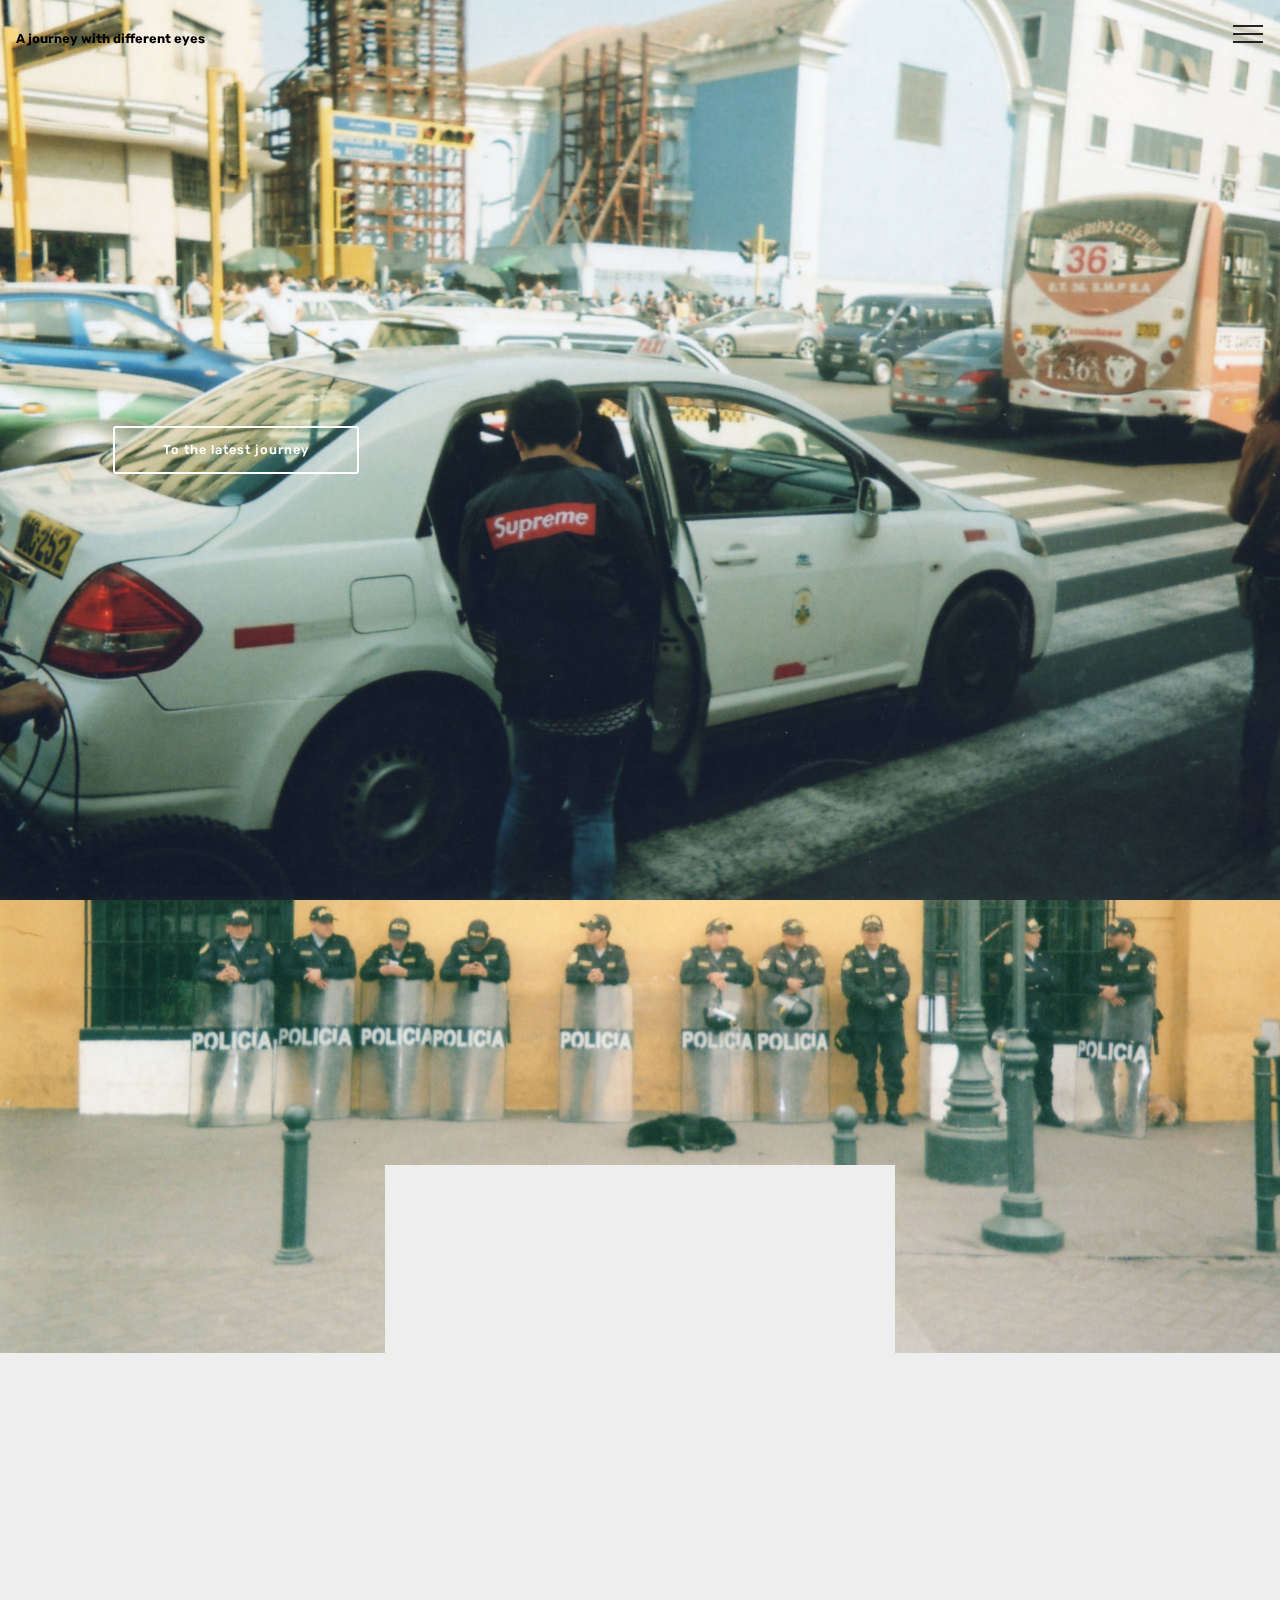
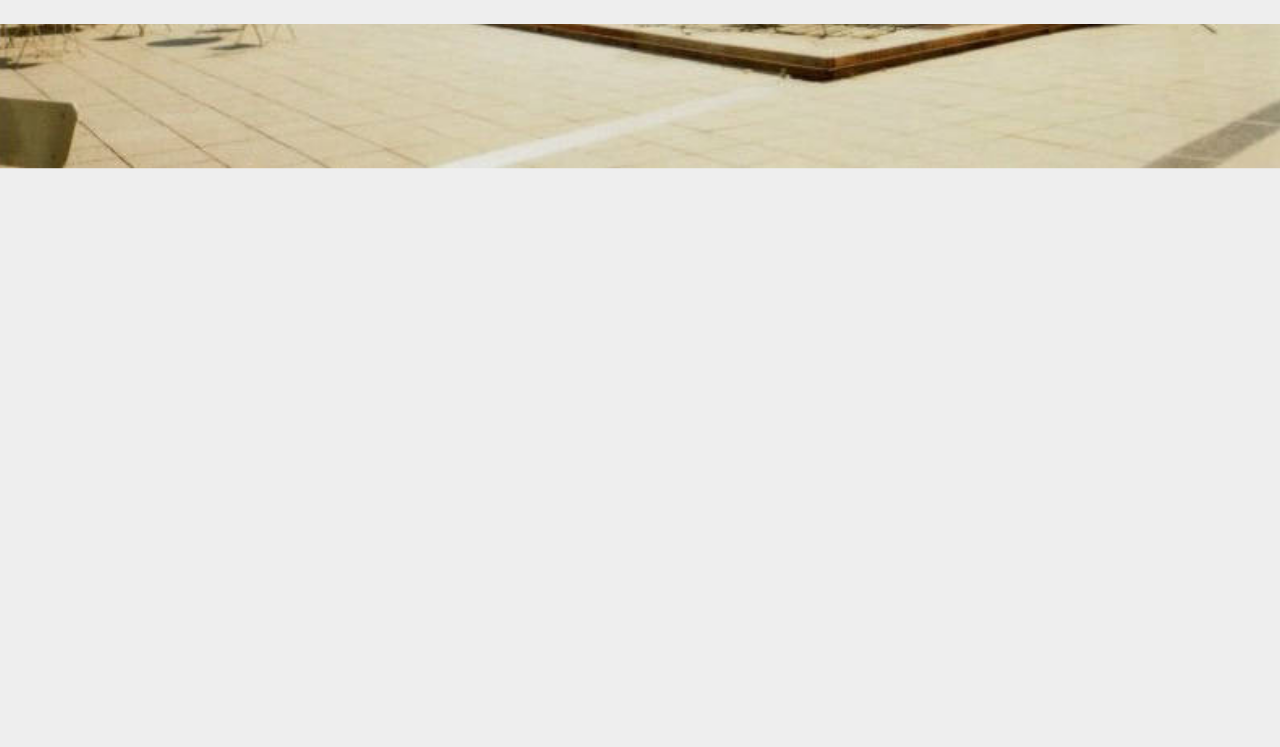
<file: start.html>
<!DOCTYPE html>
<html >
<head>
  <!-- Site made with Mobirise Website Builder v4.8.7, https://mobirise.com -->
  <meta charset="UTF-8">
  <meta http-equiv="X-UA-Compatible" content="IE=edge">
  <meta name="generator" content="Mobirise v4.8.7, mobirise.com">
  <meta name="viewport" content="width=device-width, initial-scale=1, minimum-scale=1">
  <link rel="shortcut icon" href="assets/images/flower-berlin-128x88.png" type="image/x-icon">
  <meta name="description" content="">
  <title>A Journey With Different Eyes</title>
  <link rel="stylesheet" href="assets/web/assets/mobirise-icons-bold/mobirise-icons-bold.css">
  <link rel="stylesheet" href="assets/web/assets/mobirise-icons/mobirise-icons.css">
  <link rel="stylesheet" href="assets/tether/tether.min.css">
  <link rel="stylesheet" href="assets/bootstrap/css/bootstrap.min.css">
  <link rel="stylesheet" href="assets/bootstrap/css/bootstrap-grid.min.css">
  <link rel="stylesheet" href="assets/bootstrap/css/bootstrap-reboot.min.css">
  <link rel="stylesheet" href="assets/animatecss/animate.min.css">
  <link rel="stylesheet" href="assets/dropdown/css/style.css">
  <link rel="stylesheet" href="assets/theme/css/style.css">
  <link rel="stylesheet" href="assets/mobirise/css/mbr-additional.css" type="text/css">
  
  
  
</head>
<body>
  <section class="menu cid-r67TzlASNh" once="menu" id="menu2-10">

    

    <nav class="navbar navbar-expand beta-menu navbar-dropdown align-items-center collapsed bg-color transparent">
        <button class="navbar-toggler navbar-toggler-right" type="button" data-toggle="collapse" data-target="#navbarSupportedContent" aria-controls="navbarSupportedContent" aria-expanded="false" aria-label="Toggle navigation">
            <div class="hamburger">
                <span></span>
                <span></span>
                <span></span>
                <span></span>
            </div>
        </button>
        <div class="menu-logo">
            <div class="navbar-brand">
                
                <span class="navbar-caption-wrap"><a class="navbar-caption text-black display-7" href="start.html#header9-2h">A journey with different eyes&nbsp;</a></span>
            </div>
        </div>
        <div class="collapse navbar-collapse" id="navbarSupportedContent">
            <ul class="navbar-nav nav-dropdown nav-right" data-app-modern-menu="true"><li class="nav-item"><a class="nav-link link text-primary display-4" href="about.html#content4-w">&nbsp; about</a></li><li class="nav-item"><a class="nav-link link text-primary display-4" href="why.html#content4-k">&nbsp; &nbsp; why</a></li><li class="nav-item"><a class="nav-link link text-primary display-4" href="contact.html#form1-i">&nbsp; contact</a></li></ul>
            
        </div>
    </nav>
</section>

<section class="engine"><a href="https://mobirise.info/c">web builder</a></section><section class="header9 cid-r98Jo3nGjh mbr-fullscreen mbr-parallax-background" id="header9-2h">

    

    

    <div class="container">
        <div class="media-container-column mbr-white col-md-8">
            
            
            
            <div class="mbr-section-btn align-left"><a class="btn btn-md btn-white-outline display-4" href="limaserie.html#content4-1r">To the latest journey</a></div>
        </div>
    </div>

    
</section>

<section class="features15 cid-r98KU0yrcU mbr-parallax-background" id="features15-2k">

    

    
    <div class="container">
        <h2 class="mbr-section-title pb-3 align-center mbr-fonts-style display-2">LIMA SERIE</h2>
        

        <div class="media-container-row container pt-5 mt-2">

            <div class="col-12 col-md-6 mb-4">
                <div class="card flip-card p-5 align-center">
                    <div class="card-front card_cont">
                        <a href="limaserie.html#content4-1r"><img src="assets/images/10-police-lima-1200x780.jpg" alt="Mobirise" title=""></a>
                    </div>
                    <div class="card_back card_cont">
                        
                        <p class="mbr-text mbr-fonts-style display-7"><br><br><br><br><br>Camera 2&nbsp;</p>
                    </div>
                </div>
            </div>

            
            
            

            
        </div>
</div></section>

<section class="features15 cid-r98NaGla5U mbr-parallax-background" id="features15-2l">

    

    
    <div class="container">
        <h2 class="mbr-section-title pb-3 align-center mbr-fonts-style display-2">
            BERLIN SERIE</h2>
        

        <div class="media-container-row container pt-5 mt-2">

            <div class="col-12 col-md-6 mb-4">
                <div class="card flip-card p-5 align-center">
                    <div class="card-front card_cont">
                        <a href="berlinserie.html#content4-1v"><img src="assets/images/roof-top-bikini-berlin-792x4900.jpg" alt="Mobirise" title=""></a>
                    </div>
                    <div class="card_back card_cont">
                        
                        <p class="mbr-text mbr-fonts-style display-7"><br><br><br><br><br>Camera 1</p>
                    </div>
                </div>
            </div>

            
            
            

            
        </div>
</div></section>


  <script src="assets/web/assets/jquery/jquery.min.js"></script>
  <script src="assets/tether/tether.min.js"></script>
  <script src="assets/popper/popper.min.js"></script>
  <script src="assets/bootstrap/js/bootstrap.min.js"></script>
  <script src="assets/parallax/jarallax.min.js"></script>
  <script src="assets/smoothscroll/smooth-scroll.js"></script>
  <script src="assets/mbr-flip-card/mbr-flip-card.js"></script>
  <script src="assets/dropdown/js/script.min.js"></script>
  <script src="assets/touchswipe/jquery.touch-swipe.min.js"></script>
  <script src="assets/viewportchecker/jquery.viewportchecker.js"></script>
  <script src="assets/theme/js/script.js"></script>
  
  
 <div id="scrollToTop" class="scrollToTop mbr-arrow-up"><a style="text-align: center;"><i></i></a></div>
    <input name="animation" type="hidden">
  </body>
</html>
</file>
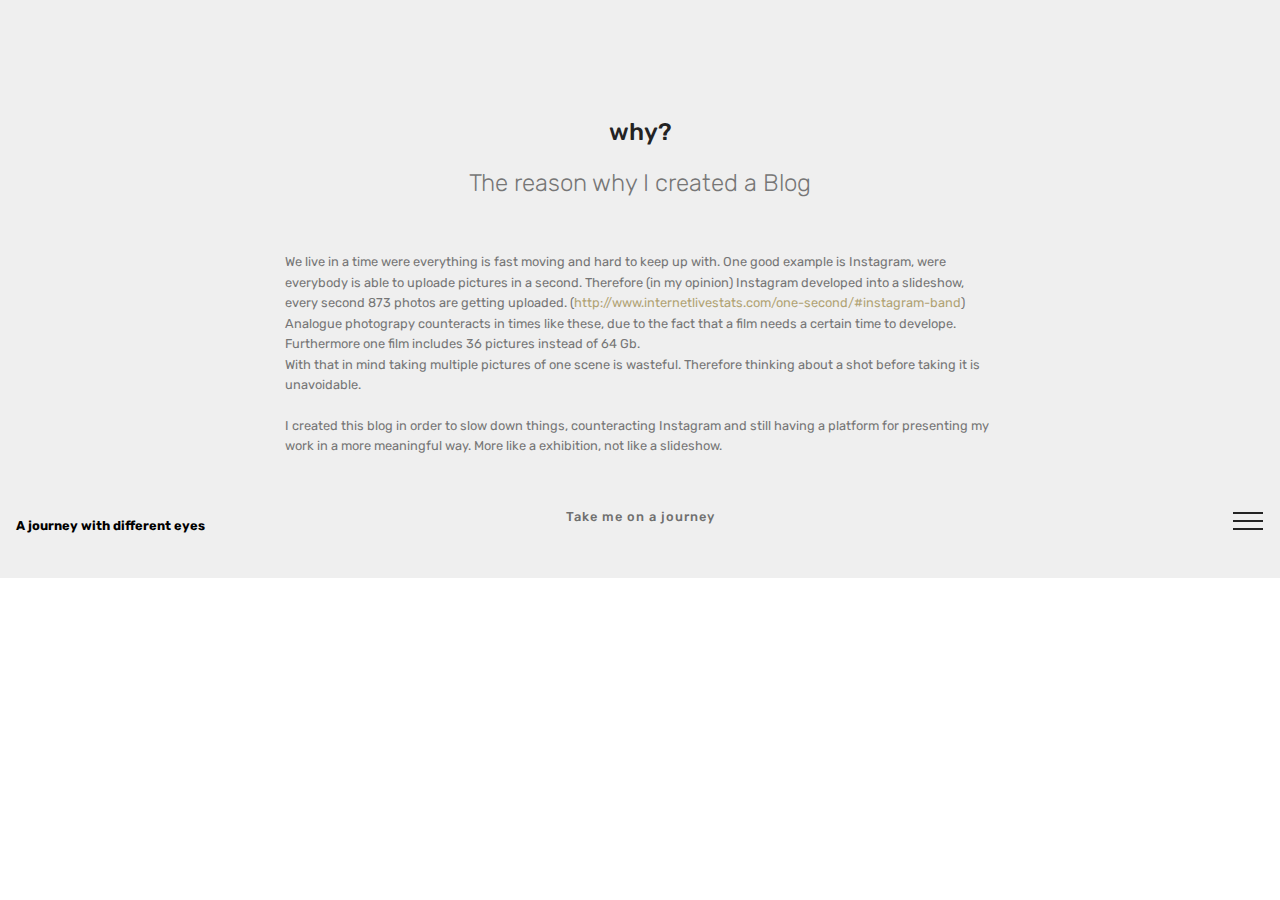
<file: why.html>
<!DOCTYPE html>
<html >
<head>
  <!-- Site made with Mobirise Website Builder v4.8.7, https://mobirise.com -->
  <meta charset="UTF-8">
  <meta http-equiv="X-UA-Compatible" content="IE=edge">
  <meta name="generator" content="Mobirise v4.8.7, mobirise.com">
  <meta name="viewport" content="width=device-width, initial-scale=1, minimum-scale=1">
  <link rel="shortcut icon" href="assets/images/flower-berlin-128x88.png" type="image/x-icon">
  <meta name="description" content="Web Site Builder Description">
  <title>Why</title>
  <link rel="stylesheet" href="assets/web/assets/mobirise-icons-bold/mobirise-icons-bold.css">
  <link rel="stylesheet" href="assets/web/assets/mobirise-icons/mobirise-icons.css">
  <link rel="stylesheet" href="assets/tether/tether.min.css">
  <link rel="stylesheet" href="assets/bootstrap/css/bootstrap.min.css">
  <link rel="stylesheet" href="assets/bootstrap/css/bootstrap-grid.min.css">
  <link rel="stylesheet" href="assets/bootstrap/css/bootstrap-reboot.min.css">
  <link rel="stylesheet" href="assets/dropdown/css/style.css">
  <link rel="stylesheet" href="assets/animatecss/animate.min.css">
  <link rel="stylesheet" href="assets/theme/css/style.css">
  <link rel="stylesheet" href="assets/mobirise/css/mbr-additional.css" type="text/css">
  
  
  
</head>
<body>
  <section class="mbr-section content4 cid-r6aCDFV1g7" id="content4-k">

    

    <div class="container">
        <div class="media-container-row">
            <div class="title col-12 col-md-8">
                <h2 class="align-center pb-3 mbr-fonts-style display-5">why?</h2>
                <h3 class="mbr-section-subtitle align-center mbr-light mbr-fonts-style display-5">The reason why I created a Blog</h3>
                
            </div>
        </div>
    </div>
</section>

<section class="engine"><a href="https://mobirise.info/s">bootstrap themes</a></section><section class="mbr-section article content1 cid-r6aCEmP0TX" id="content1-l">
    
     

    <div class="container">
        <div class="media-container-row">
            <div class="mbr-text col-12 col-md-8 mbr-fonts-style display-7">We live in a time were everything is fast moving and hard to keep up with. One good example is Instagram, were everybody is able to uploade pictures in a second. Therefore (in my opinion) Instagram developed into a slideshow, every second 873 photos are getting uploaded. (<a href="http://www.internetlivestats.com/one-second/#instagram-band" target="_blank" class="text-danger">http://www.internetlivestats.com/one-second/#instagram-band</a>) 
<div>Analogue photograpy counteracts in times like these, due to the fact that a film needs a certain time to develope. Furthermore one film includes 36 pictures instead of 64 Gb. 
</div><div>With that in mind taking multiple pictures of one scene is wasteful. Therefore thinking about a shot before taking it is unavoidable.
</div><div>&nbsp;
</div><div>I created this blog in order to slow down things, counteracting Instagram and still having a platform for presenting my work in a more meaningful way. More like a exhibition, not like a slideshow. &nbsp;</div></div>
        </div>
    </div>
</section>

<section class="menu cid-r67VyN3Sh5" once="menu" id="menu2-j">

    

    <nav class="navbar navbar-expand beta-menu navbar-dropdown align-items-center collapsed bg-color transparent">
        <button class="navbar-toggler navbar-toggler-right" type="button" data-toggle="collapse" data-target="#navbarSupportedContent" aria-controls="navbarSupportedContent" aria-expanded="false" aria-label="Toggle navigation">
            <div class="hamburger">
                <span></span>
                <span></span>
                <span></span>
                <span></span>
            </div>
        </button>
        <div class="menu-logo">
            <div class="navbar-brand">
                
                <span class="navbar-caption-wrap"><a class="navbar-caption text-black display-7" href="https://mobirise.co">A journey with different eyes&nbsp;</a></span>
            </div>
        </div>
        <div class="collapse navbar-collapse" id="navbarSupportedContent">
            
            <div class="navbar-buttons mbr-section-btn"><a class="btn btn-sm btn-white-outline display-4" href="about.html#content4-w"><span class="mbri-arrow-next mbr-iconfont mbr-iconfont-btn" style="font-size: 8px;"></span>&nbsp;about &nbsp; &nbsp;</a> <a class="btn btn-sm btn-white-outline display-4" href="why.html#content4-k"><span class="mbrib-arrow-next mbr-iconfont mbr-iconfont-btn" style="font-size: 8px;"></span>&nbsp; why &nbsp; &nbsp;&nbsp;</a> <a class="btn btn-sm btn-white-outline display-4" href="contact.html#form1-i"><span class="mbrib-arrow-next mbr-iconfont mbr-iconfont-btn" style="font-size: 8px;"></span>contact</a></div>
        </div>
    </nav>
</section>

<section class="mbr-section content8 cid-r97sDqxpUA" id="content8-1x">

    

    <div class="container">
        <div class="media-container-row title">
            <div class="col-12 col-md-8">
                <div class="mbr-section-btn align-center"><a class="btn btn-primary display-4" href="index.html#header9-2h">Take me on a journey</a></div>
            </div>
        </div>
    </div>
</section>


  <script src="assets/web/assets/jquery/jquery.min.js"></script>
  <script src="assets/tether/tether.min.js"></script>
  <script src="assets/popper/popper.min.js"></script>
  <script src="assets/bootstrap/js/bootstrap.min.js"></script>
  <script src="assets/smoothscroll/smooth-scroll.js"></script>
  <script src="assets/viewportchecker/jquery.viewportchecker.js"></script>
  <script src="assets/dropdown/js/script.min.js"></script>
  <script src="assets/touchswipe/jquery.touch-swipe.min.js"></script>
  <script src="assets/theme/js/script.js"></script>
  
  
 <div id="scrollToTop" class="scrollToTop mbr-arrow-up"><a style="text-align: center;"><i></i></a></div>
    <input name="animation" type="hidden">
  </body>
</html>
</file>
<file: assets/web/assets/mobirise-icons-bold/mobirise-icons-bold.css>
@font-face {
  font-family: 'mobirise-icons-bold';
  src:  url('mobirise-icons-bold.eot?m1l4yr');
  src:  url('mobirise-icons-bold.eot?m1l4yr#iefix') format('embedded-opentype'),
    url('mobirise-icons-bold.ttf?m1l4yr') format('truetype'),
    url('mobirise-icons-bold.woff?m1l4yr') format('woff'),
    url('mobirise-icons-bold.svg?m1l4yr#mobirise-icons-bold') format('svg');
  font-weight: normal;
  font-style: normal;
}

[class^="mbrib-"], [class*="mbrib-"] {
  /* use !important to prevent issues with browser extensions that change fonts */
  font-family: 'mobirise-icons-bold' !important;
  speak: none;
  font-style: normal;
  font-weight: normal;
  font-variant: normal;
  text-transform: none;
  line-height: 1;

  /* Better Font Rendering =========== */
  -webkit-font-smoothing: antialiased;
  -moz-osx-font-smoothing: grayscale;
}

.mbrib-add-submenu:before {
  content: "\e900";
}
.mbrib-alert:before {
  content: "\e901";
}
.mbrib-align-center:before {
  content: "\e902";
}
.mbrib-align-justify:before {
  content: "\e903";
}
.mbrib-align-left:before {
  content: "\e904";
}
.mbrib-align-right:before {
  content: "\e905";
}
.mbrib-android:before {
  content: "\e906";
}
.mbrib-apple:before {
  content: "\e907";
}
.mbrib-arrow-down:before {
  content: "\e908";
}
.mbrib-arrow-next:before {
  content: "\e909";
}
.mbrib-arrow-prev:before {
  content: "\e90a";
}
.mbrib-arrow-up:before {
  content: "\e90b";
}
.mbrib-bold:before {
  content: "\e90c";
}
.mbrib-bookmark:before {
  content: "\e90d";
}
.mbrib-bootstrap:before {
  content: "\e90e";
}
.mbrib-briefcase:before {
  content: "\e90f";
}
.mbrib-browse:before {
  content: "\e910";
}
.mbrib-bulleted-list:before {
  content: "\e911";
}
.mbrib-calendar:before {
  content: "\e912";
}
.mbrib-camera:before {
  content: "\e913";
}
.mbrib-cart-add:before {
  content: "\e914";
}
.mbrib-cart-full:before {
  content: "\e915";
}
.mbrib-cash:before {
  content: "\e916";
}
.mbrib-change-style:before {
  content: "\e917";
}
.mbrib-chat:before {
  content: "\e918";
}
.mbrib-clock:before {
  content: "\e919";
}
.mbrib-close:before {
  content: "\e91a";
}
.mbrib-cloud:before {
  content: "\e91b";
}
.mbrib-code:before {
  content: "\e91c";
}
.mbrib-contact-form:before {
  content: "\e91d";
}
.mbrib-credit-card:before {
  content: "\e91e";
}
.mbrib-cursor-click:before {
  content: "\e91f";
}
.mbrib-cust-feedback:before {
  content: "\e920";
}
.mbrib-database:before {
  content: "\e921";
}
.mbrib-delivery:before {
  content: "\e922";
}
.mbrib-desktop:before {
  content: "\e923";
}
.mbrib-devices:before {
  content: "\e924";
}
.mbrib-down:before {
  content: "\e925";
}
.mbrib-download:before {
  content: "\e926";
}
.mbrib-drag-n-drop:before {
  content: "\e927";
}
.mbrib-drag-n-drop2:before {
  content: "\e928";
}
.mbrib-edit:before {
  content: "\e929";
}
.mbrib-edit2:before {
  content: "\e92a";
}
.mbrib-error:before {
  content: "\e92b";
}
.mbrib-extension:before {
  content: "\e92c";
}
.mbrib-features:before {
  content: "\e92d";
}
.mbrib-file:before {
  content: "\e92e";
}
.mbrib-flag:before {
  content: "\e92f";
}
.mbrib-folder:before {
  content: "\e930";
}
.mbrib-gift:before {
  content: "\e931";
}
.mbrib-github:before {
  content: "\e932";
}
.mbrib-globe-2:before {
  content: "\e933";
}
.mbrib-globe:before {
  content: "\e934";
}
.mbrib-growing-chart:before {
  content: "\e935";
}
.mbrib-hearth:before {
  content: "\e936";
}
.mbrib-help:before {
  content: "\e937";
}
.mbrib-home:before {
  content: "\e938";
}
.mbrib-hot-cup:before {
  content: "\e939";
}
.mbrib-idea:before {
  content: "\e93a";
}
.mbrib-image-gallery:before {
  content: "\e93b";
}
.mbrib-image-slider:before {
  content: "\e93c";
}
.mbrib-info:before {
  content: "\e93d";
}
.mbrib-italic:before {
  content: "\e93e";
}
.mbrib-key:before {
  content: "\e93f";
}
.mbrib-laptop:before {
  content: "\e940";
}
.mbrib-layers:before {
  content: "\e941";
}
.mbrib-left-right:before {
  content: "\e942";
}
.mbrib-left:before {
  content: "\e943";
}
.mbrib-letter:before {
  content: "\e944";
}
.mbrib-like:before {
  content: "\e945";
}
.mbrib-link:before {
  content: "\e946";
}
.mbrib-lock:before {
  content: "\e947";
}
.mbrib-login:before {
  content: "\e948";
}
.mbrib-logout:before {
  content: "\e949";
}
.mbrib-magic-stick:before {
  content: "\e94a";
}
.mbrib-map-pin:before {
  content: "\e94b";
}
.mbrib-menu:before {
  content: "\e94c";
}
.mbrib-mobile:before {
  content: "\e94d";
}
.mbrib-mobile2:before {
  content: "\e94e";
}
.mbrib-mobirise:before {
  content: "\e94f";
}
.mbrib-more-horizontal:before {
  content: "\e950";
}
.mbrib-more-vertical:before {
  content: "\e951";
}
.mbrib-music:before {
  content: "\e952";
}
.mbrib-new-file:before {
  content: "\e953";
}
.mbrib-numbered-list:before {
  content: "\e954";
}
.mbrib-opened-folder:before {
  content: "\e955";
}
.mbrib-pages:before {
  content: "\e956";
}
.mbrib-paper-plane:before {
  content: "\e957";
}
.mbrib-paperclip:before {
  content: "\e958";
}
.mbrib-photo:before {
  content: "\e959";
}
.mbrib-photos:before {
  content: "\e95a";
}
.mbrib-pin:before {
  content: "\e95b";
}
.mbrib-play:before {
  content: "\e95c";
}
.mbrib-plus:before {
  content: "\e95d";
}
.mbrib-preview:before {
  content: "\e95e";
}
.mbrib-print:before {
  content: "\e95f";
}
.mbrib-protect:before {
  content: "\e960";
}
.mbrib-question:before {
  content: "\e961";
}
.mbrib-quote-left:before {
  content: "\e962";
}
.mbrib-quote-right:before {
  content: "\e963";
}
.mbrib-redo:before {
  content: "\e964";
}
.mbrib-refresh:before {
  content: "\e965";
}
.mbrib-responsive:before {
  content: "\e966";
}
.mbrib-right:before {
  content: "\e967";
}
.mbrib-rocket:before {
  content: "\e968";
}
.mbrib-sad-face:before {
  content: "\e969";
}
.mbrib-sale:before {
  content: "\e96a";
}
.mbrib-save:before {
  content: "\e96b";
}
.mbrib-search:before {
  content: "\e96c";
}
.mbrib-setting:before {
  content: "\e96d";
}
.mbrib-setting2:before {
  content: "\e96e";
}
.mbrib-setting3:before {
  content: "\e96f";
}
.mbrib-share:before {
  content: "\e970";
}
.mbrib-shopping-bag:before {
  content: "\e971";
}
.mbrib-shopping-basket:before {
  content: "\e972";
}
.mbrib-shopping-cart:before {
  content: "\e973";
}
.mbrib-sites:before {
  content: "\e974";
}
.mbrib-smile-face:before {
  content: "\e975";
}
.mbrib-speed:before {
  content: "\e976";
}
.mbrib-star:before {
  content: "\e977";
}
.mbrib-success:before {
  content: "\e978";
}
.mbrib-sun:before {
  content: "\e979";
}
.mbrib-sun2:before {
  content: "\e97a";
}
.mbrib-tablet-vertical:before {
  content: "\e97b";
}
.mbrib-tablet:before {
  content: "\e97c";
}
.mbrib-target:before {
  content: "\e97d";
}
.mbrib-timer:before {
  content: "\e97e";
}
.mbrib-to-ftp:before {
  content: "\e97f";
}
.mbrib-to-local-drive:before {
  content: "\e980";
}
.mbrib-touch-swipe:before {
  content: "\e981";
}
.mbrib-touch:before {
  content: "\e982";
}
.mbrib-trash:before {
  content: "\e983";
}
.mbrib-underline:before {
  content: "\e984";
}
.mbrib-undo:before {
  content: "\e985";
}
.mbrib-unlink:before {
  content: "\e986";
}
.mbrib-unlock:before {
  content: "\e987";
}
.mbrib-up-down:before {
  content: "\e988";
}
.mbrib-up:before {
  content: "\e989";
}
.mbrib-update:before {
  content: "\e98a";
}
.mbrib-upload:before {
  content: "\e98b";
}
.mbrib-user:before {
  content: "\e98c";
}
.mbrib-user2:before {
  content: "\e98d";
}
.mbrib-users:before {
  content: "\e98e";
}
.mbrib-video-play:before {
  content: "\e98f";
}
.mbrib-video:before {
  content: "\e990";
}
.mbrib-watch:before {
  content: "\e991";
}
.mbrib-website-theme:before {
  content: "\e992";
}
.mbrib-wifi:before {
  content: "\e993";
}
.mbrib-windows:before {
  content: "\e994";
}
.mbrib-zoom-out:before {
  content: "\e995";
}
</file>
<file: assets/web/assets/mobirise-icons/mobirise-icons.css>
@font-face {
  font-family: 'MobiriseIcons';
  src:  url('mobirise-icons.eot?spat4u');
  src:  url('mobirise-icons.eot?spat4u#iefix') format('embedded-opentype'),
    url('mobirise-icons.ttf?spat4u') format('truetype'),
    url('mobirise-icons.woff?spat4u') format('woff'),
    url('mobirise-icons.svg?spat4u#MobiriseIcons') format('svg');
  font-weight: normal;
  font-style: normal;
}

[class^="mbri-"], [class*=" mbri-"] {
  /* use !important to prevent issues with browser extensions that change fonts */
  font-family: MobiriseIcons !important;
  speak: none;
  font-style: normal;
  font-weight: normal;
  font-variant: normal;
  text-transform: none;
  line-height: 1;

  /* Better Font Rendering =========== */
  -webkit-font-smoothing: antialiased;
  -moz-osx-font-smoothing: grayscale;
}

.mbri-add-submenu:before {
  content: "\e900";
}
.mbri-alert:before {
  content: "\e901";
}
.mbri-align-center:before {
  content: "\e902";
}
.mbri-align-justify:before {
  content: "\e903";
}
.mbri-align-left:before {
  content: "\e904";
}
.mbri-align-right:before {
  content: "\e905";
}
.mbri-android:before {
  content: "\e906";
}
.mbri-apple:before {
  content: "\e907";
}
.mbri-arrow-down:before {
  content: "\e908";
}
.mbri-arrow-next:before {
  content: "\e909";
}
.mbri-arrow-prev:before {
  content: "\e90a";
}
.mbri-arrow-up:before {
  content: "\e90b";
}
.mbri-bold:before {
  content: "\e90c";
}
.mbri-bookmark:before {
  content: "\e90d";
}
.mbri-bootstrap:before {
  content: "\e90e";
}
.mbri-briefcase:before {
  content: "\e90f";
}
.mbri-browse:before {
  content: "\e910";
}
.mbri-bulleted-list:before {
  content: "\e911";
}
.mbri-calendar:before {
  content: "\e912";
}
.mbri-camera:before {
  content: "\e913";
}
.mbri-cart-add:before {
  content: "\e914";
}
.mbri-cart-full:before {
  content: "\e915";
}
.mbri-cash:before {
  content: "\e916";
}
.mbri-change-style:before {
  content: "\e917";
}
.mbri-chat:before {
  content: "\e918";
}
.mbri-clock:before {
  content: "\e919";
}
.mbri-close:before {
  content: "\e91a";
}
.mbri-cloud:before {
  content: "\e91b";
}
.mbri-code:before {
  content: "\e91c";
}
.mbri-contact-form:before {
  content: "\e91d";
}
.mbri-credit-card:before {
  content: "\e91e";
}
.mbri-cursor-click:before {
  content: "\e91f";
}
.mbri-cust-feedback:before {
  content: "\e920";
}
.mbri-database:before {
  content: "\e921";
}
.mbri-delivery:before {
  content: "\e922";
}
.mbri-desktop:before {
  content: "\e923";
}
.mbri-devices:before {
  content: "\e924";
}
.mbri-down:before {
  content: "\e925";
}
.mbri-download:before {
  content: "\e989";
}
.mbri-drag-n-drop:before {
  content: "\e927";
}
.mbri-drag-n-drop2:before {
  content: "\e928";
}
.mbri-edit:before {
  content: "\e929";
}
.mbri-edit2:before {
  content: "\e92a";
}
.mbri-error:before {
  content: "\e92b";
}
.mbri-extension:before {
  content: "\e92c";
}
.mbri-features:before {
  content: "\e92d";
}
.mbri-file:before {
  content: "\e92e";
}
.mbri-flag:before {
  content: "\e92f";
}
.mbri-folder:before {
  content: "\e930";
}
.mbri-gift:before {
  content: "\e931";
}
.mbri-github:before {
  content: "\e932";
}
.mbri-globe:before {
  content: "\e933";
}
.mbri-globe-2:before {
  content: "\e934";
}
.mbri-growing-chart:before {
  content: "\e935";
}
.mbri-hearth:before {
  content: "\e936";
}
.mbri-help:before {
  content: "\e937";
}
.mbri-home:before {
  content: "\e938";
}
.mbri-hot-cup:before {
  content: "\e939";
}
.mbri-idea:before {
  content: "\e93a";
}
.mbri-image-gallery:before {
  content: "\e93b";
}
.mbri-image-slider:before {
  content: "\e93c";
}
.mbri-info:before {
  content: "\e93d";
}
.mbri-italic:before {
  content: "\e93e";
}
.mbri-key:before {
  content: "\e93f";
}
.mbri-laptop:before {
  content: "\e940";
}
.mbri-layers:before {
  content: "\e941";
}
.mbri-left-right:before {
  content: "\e942";
}
.mbri-left:before {
  content: "\e943";
}
.mbri-letter:before {
  content: "\e944";
}
.mbri-like:before {
  content: "\e945";
}
.mbri-link:before {
  content: "\e946";
}
.mbri-lock:before {
  content: "\e947";
}
.mbri-login:before {
  content: "\e948";
}
.mbri-logout:before {
  content: "\e949";
}
.mbri-magic-stick:before {
  content: "\e94a";
}
.mbri-map-pin:before {
  content: "\e94b";
}
.mbri-menu:before {
  content: "\e94c";
}
.mbri-mobile:before {
  content: "\e94d";
}
.mbri-mobile2:before {
  content: "\e94e";
}
.mbri-mobirise:before {
  content: "\e94f";
}
.mbri-more-horizontal:before {
  content: "\e950";
}
.mbri-more-vertical:before {
  content: "\e951";
}
.mbri-music:before {
  content: "\e952";
}
.mbri-new-file:before {
  content: "\e953";
}
.mbri-numbered-list:before {
  content: "\e954";
}
.mbri-opened-folder:before {
  content: "\e955";
}
.mbri-pages:before {
  content: "\e956";
}
.mbri-paper-plane:before {
  content: "\e957";
}
.mbri-paperclip:before {
  content: "\e958";
}
.mbri-photo:before {
  content: "\e959";
}
.mbri-photos:before {
  content: "\e95a";
}
.mbri-pin:before {
  content: "\e95b";
}
.mbri-play:before {
  content: "\e95c";
}
.mbri-plus:before {
  content: "\e95d";
}
.mbri-preview:before {
  content: "\e95e";
}
.mbri-print:before {
  content: "\e95f";
}
.mbri-protect:before {
  content: "\e960";
}
.mbri-question:before {
  content: "\e961";
}
.mbri-quote-left:before {
  content: "\e962";
}
.mbri-quote-right:before {
  content: "\e963";
}
.mbri-refresh:before {
  content: "\e964";
}
.mbri-responsive:before {
  content: "\e965";
}
.mbri-right:before {
  content: "\e966";
}
.mbri-rocket:before {
  content: "\e967";
}
.mbri-sad-face:before {
  content: "\e968";
}
.mbri-sale:before {
  content: "\e969";
}
.mbri-save:before {
  content: "\e96a";
}
.mbri-search:before {
  content: "\e96b";
}
.mbri-setting:before {
  content: "\e96c";
}
.mbri-setting2:before {
  content: "\e96d";
}
.mbri-setting3:before {
  content: "\e96e";
}
.mbri-share:before {
  content: "\e96f";
}
.mbri-shopping-bag:before {
  content: "\e970";
}
.mbri-shopping-basket:before {
  content: "\e971";
}
.mbri-shopping-cart:before {
  content: "\e972";
}
.mbri-sites:before {
  content: "\e973";
}
.mbri-smile-face:before {
  content: "\e974";
}
.mbri-speed:before {
  content: "\e975";
}
.mbri-star:before {
  content: "\e976";
}
.mbri-success:before {
  content: "\e977";
}
.mbri-sun:before {
  content: "\e978";
}
.mbri-sun2:before {
  content: "\e979";
}
.mbri-tablet:before {
  content: "\e97a";
}
.mbri-tablet-vertical:before {
  content: "\e97b";
}
.mbri-target:before {
  content: "\e97c";
}
.mbri-timer:before {
  content: "\e97d";
}
.mbri-to-ftp:before {
  content: "\e97e";
}
.mbri-to-local-drive:before {
  content: "\e97f";
}
.mbri-touch-swipe:before {
  content: "\e980";
}
.mbri-touch:before {
  content: "\e981";
}
.mbri-trash:before {
  content: "\e982";
}
.mbri-underline:before {
  content: "\e983";
}
.mbri-unlink:before {
  content: "\e984";
}
.mbri-unlock:before {
  content: "\e985";
}
.mbri-up-down:before {
  content: "\e986";
}
.mbri-up:before {
  content: "\e987";
}
.mbri-update:before {
  content: "\e988";
}
.mbri-upload:before {
 content: "\e926"; 
}
.mbri-user:before {
  content: "\e98a";
}
.mbri-user2:before {
  content: "\e98b";
}
.mbri-users:before {
  content: "\e98c";
}
.mbri-video:before {
  content: "\e98d";
}
.mbri-video-play:before {
  content: "\e98e";
}
.mbri-watch:before {
  content: "\e98f";
}
.mbri-website-theme:before {
  content: "\e990";
}
.mbri-wifi:before {
  content: "\e991";
}
.mbri-windows:before {
  content: "\e992";
}
.mbri-zoom-out:before {
  content: "\e993";
}
.mbri-redo:before {
  content: "\e994";
}
.mbri-undo:before {
  content: "\e995";
}
</file>
<file: assets/dropdown/css/style.css>
.navbar-dropdown {
  left: 0;
  padding: 0;
  position: absolute;
  right: 0;
  top: 0;
  transition: all 0.45s ease;
  z-index: 1030;
  background: #282828; }
  .navbar-dropdown .navbar-logo {
    margin-right: 0.8rem;
    transition: margin 0.3s ease-in-out;
    vertical-align: middle; }
    .navbar-dropdown .navbar-logo img {
      height: 3.125rem;
      transition: all 0.3s ease-in-out; }
    .navbar-dropdown .navbar-logo.mbr-iconfont {
      font-size: 3.125rem;
      line-height: 3.125rem; }
  .navbar-dropdown .navbar-caption {
    font-weight: 700;
    white-space: normal;
    vertical-align: -4px;
    line-height: 3.125rem !important; }
    .navbar-dropdown .navbar-caption, .navbar-dropdown .navbar-caption:hover {
      color: inherit;
      text-decoration: none; }
  .navbar-dropdown .mbr-iconfont + .navbar-caption {
    vertical-align: -1px; }
  .navbar-dropdown.navbar-fixed-top {
    position: fixed; }
  .navbar-dropdown .navbar-brand span {
    vertical-align: -4px; }
  .navbar-dropdown.bg-color.transparent {
    background: none; }
  .navbar-dropdown.navbar-short .navbar-brand {
    padding: 0.625rem 0; }
    .navbar-dropdown.navbar-short .navbar-brand span {
      vertical-align: -1px; }
  .navbar-dropdown.navbar-short .navbar-caption {
    line-height: 2.375rem !important;
    vertical-align: -2px; }
  .navbar-dropdown.navbar-short .navbar-logo {
    margin-right: 0.5rem; }
    .navbar-dropdown.navbar-short .navbar-logo img {
      height: 2.375rem; }
    .navbar-dropdown.navbar-short .navbar-logo.mbr-iconfont {
      font-size: 2.375rem;
      line-height: 2.375rem; }
  .navbar-dropdown.navbar-short .mbr-table-cell {
    height: 3.625rem; }
  .navbar-dropdown .navbar-close {
    left: 0.6875rem;
    position: fixed;
    top: 0.75rem;
    z-index: 1000; }
  .navbar-dropdown .hamburger-icon {
    content: "";
    display: inline-block;
    vertical-align: middle;
    width: 16px;
    -webkit-box-shadow: 0 -6px 0 1px #282828,0 0 0 1px #282828,0 6px 0 1px #282828;
    -moz-box-shadow: 0 -6px 0 1px #282828,0 0 0 1px #282828,0 6px 0 1px #282828;
    box-shadow: 0 -6px 0 1px #282828,0 0 0 1px #282828,0 6px 0 1px #282828; }

.dropdown-menu .dropdown-toggle[data-toggle="dropdown-submenu"]::after {
  border-bottom: 0.35em solid transparent;
  border-left: 0.35em solid;
  border-right: 0;
  border-top: 0.35em solid transparent;
  margin-left: 0.3rem; }

.dropdown-menu .dropdown-item:focus {
  outline: 0; }

.nav-dropdown {
  font-size: 0.75rem;
  font-weight: 500;
  height: auto !important; }
  .nav-dropdown .nav-btn {
    padding-left: 1rem; }
  .nav-dropdown .link {
    margin: .667em 1.667em;
    font-weight: 500;
    padding: 0;
    transition: color .2s ease-in-out; }
    .nav-dropdown .link.dropdown-toggle {
      margin-right: 2.583em; }
      .nav-dropdown .link.dropdown-toggle::after {
        margin-left: .25rem;
        border-top: 0.35em solid;
        border-right: 0.35em solid transparent;
        border-left: 0.35em solid transparent;
        border-bottom: 0; }
      .nav-dropdown .link.dropdown-toggle[aria-expanded="true"] {
        margin: 0;
        padding: 0.667em 3.263em  0.667em 1.667em; }
  .nav-dropdown .link::after,
  .nav-dropdown .dropdown-item::after {
    color: inherit; }
  .nav-dropdown .btn {
    font-size: 0.75rem;
    font-weight: 700;
    letter-spacing: 0;
    margin-bottom: 0;
    padding-left: 1.25rem;
    padding-right: 1.25rem; }
  .nav-dropdown .dropdown-menu {
    border-radius: 0;
    border: 0;
    left: 0;
    margin: 0;
    padding-bottom: 1.25rem;
    padding-top: 1.25rem;
    position: relative; }
  .nav-dropdown .dropdown-submenu {
    margin-left: 0.125rem;
    top: 0; }
  .nav-dropdown .dropdown-item {
    font-weight: 500;
    line-height: 2;
    padding: 0.3846em 4.615em 0.3846em 1.5385em;
    position: relative;
    transition: color .2s ease-in-out, background-color .2s ease-in-out; }
    .nav-dropdown .dropdown-item::after {
      margin-top: -0.3077em;
      position: absolute;
      right: 1.1538em;
      top: 50%; }
    .nav-dropdown .dropdown-item:focus, .nav-dropdown .dropdown-item:hover {
      background: none; }

@media (max-width: 767px) {
  .nav-dropdown.navbar-toggleable-sm {
    bottom: 0;
    display: none;
    left: 0;
    overflow-x: hidden;
    position: fixed;
    top: 0;
    transform: translateX(-100%);
    -ms-transform: translateX(-100%);
    -webkit-transform: translateX(-100%);
    width: 18.75rem;
    z-index: 999; } }
.nav-dropdown.navbar-toggleable-xl {
  bottom: 0;
  display: none;
  left: 0;
  overflow-x: hidden;
  position: fixed;
  top: 0;
  transform: translateX(-100%);
  -ms-transform: translateX(-100%);
  -webkit-transform: translateX(-100%);
  width: 18.75rem;
  z-index: 999; }

.nav-dropdown-sm {
  display: block !important;
  overflow-x: hidden;
  overflow: auto;
  padding-top: 3.875rem; }
  .nav-dropdown-sm::after {
    content: "";
    display: block;
    height: 3rem;
    width: 100%; }
  .nav-dropdown-sm.collapse.in ~ .navbar-close {
    display: block !important; }
  .nav-dropdown-sm.collapsing, .nav-dropdown-sm.collapse.in {
    transform: translateX(0);
    -ms-transform: translateX(0);
    -webkit-transform: translateX(0);
    transition: all 0.25s ease-out;
    -webkit-transition: all 0.25s ease-out;
    background: #282828; }
  .nav-dropdown-sm.collapsing[aria-expanded="false"] {
    transform: translateX(-100%);
    -ms-transform: translateX(-100%);
    -webkit-transform: translateX(-100%); }
  .nav-dropdown-sm .nav-item {
    display: block;
    margin-left: 0 !important;
    padding-left: 0; }
  .nav-dropdown-sm .link,
  .nav-dropdown-sm .dropdown-item {
    border-top: 1px dotted rgba(255, 255, 255, 0.1);
    font-size: 0.8125rem;
    line-height: 1.6;
    margin: 0 !important;
    padding: 0.875rem 2.4rem 0.875rem 1.5625rem !important;
    position: relative;
    white-space: normal; }
    .nav-dropdown-sm .link:focus, .nav-dropdown-sm .link:hover,
    .nav-dropdown-sm .dropdown-item:focus,
    .nav-dropdown-sm .dropdown-item:hover {
      background: rgba(0, 0, 0, 0.2) !important;
      color: #c0a375; }
  .nav-dropdown-sm .nav-btn {
    position: relative;
    padding: 1.5625rem 1.5625rem 0 1.5625rem; }
    .nav-dropdown-sm .nav-btn::before {
      border-top: 1px dotted rgba(255, 255, 255, 0.1);
      content: "";
      left: 0;
      position: absolute;
      top: 0;
      width: 100%; }
    .nav-dropdown-sm .nav-btn + .nav-btn {
      padding-top: 0.625rem; }
      .nav-dropdown-sm .nav-btn + .nav-btn::before {
        display: none; }
  .nav-dropdown-sm .btn {
    padding: 0.625rem 0; }
  .nav-dropdown-sm .dropdown-toggle[data-toggle="dropdown-submenu"]::after {
    margin-left: .25rem;
    border-top: 0.35em solid;
    border-right: 0.35em solid transparent;
    border-left: 0.35em solid transparent;
    border-bottom: 0; }
  .nav-dropdown-sm .dropdown-toggle[data-toggle="dropdown-submenu"][aria-expanded="true"]::after {
    border-top: 0;
    border-right: 0.35em solid transparent;
    border-left: 0.35em solid transparent;
    border-bottom: 0.35em solid; }
  .nav-dropdown-sm .dropdown-menu {
    margin: 0;
    padding: 0;
    position: relative;
    top: 0;
    left: 0;
    width: 100%;
    border: 0;
    float: none;
    border-radius: 0;
    background: none; }
  .nav-dropdown-sm .dropdown-submenu {
    left: 100%;
    margin-left: 0.125rem;
    margin-top: -1.25rem;
    top: 0; }

.navbar-toggleable-sm .nav-dropdown .dropdown-menu {
  position: absolute; }

.navbar-toggleable-sm .nav-dropdown .dropdown-submenu {
  left: 100%;
  margin-left: 0.125rem;
  margin-top: -1.25rem;
  top: 0; }

.navbar-toggleable-sm.opened .nav-dropdown .dropdown-menu {
  position: relative; }

.navbar-toggleable-sm.opened .nav-dropdown .dropdown-submenu {
  left: 0;
  margin-left: 00rem;
  margin-top: 0rem;
  top: 0; }

.is-builder .nav-dropdown.collapsing {
  transition: none !important; }

/*# sourceMappingURL=style.css.map */
</file>
<file: assets/theme/css/style.css>
/*!
 * Mobirise v4 theme (https://mobirise.com/)
 * Copyright 2017 Mobirise
 */
section {
  background-color: #eeeeee; }

section,
.container,
.container-fluid {
  position: relative;
  word-wrap: break-word; }

a.mbr-iconfont:hover {
  text-decoration: none; }

.article .lead p, .article .lead ul, .article .lead ol, .article .lead pre, .article .lead blockquote {
  margin-bottom: 0; }

a {
  font-style: normal;
  font-weight: 400;
  cursor: pointer; }
  a, a:hover {
    text-decoration: none; }

figure {
  margin-bottom: 0; }

body {
  color: #232323; }

h1, h2, h3, h4, h5, h6,
.h1, .h2, .h3, .h4, .h5, .h6,
.display-1, .display-2, .display-3, .display-4 {
  line-height: 1;
  word-break: break-word;
  word-wrap: break-word; }

b, strong {
  font-weight: bold; }

blockquote {
  padding: 10px 0 10px 20px;
  position: relative;
  border-left: 2px solid;
  border-color: #ff3366; }

input:-webkit-autofill, input:-webkit-autofill:hover, input:-webkit-autofill:focus, input:-webkit-autofill:active {
  transition-delay: 9999s;
  transition-property: background-color, color; }

textarea[type="hidden"] {
  display: none; }

body {
  position: relative; }

section {
  background-position: 50% 50%;
  background-repeat: no-repeat;
  background-size: cover; }
  section .mbr-background-video,
  section .mbr-background-video-preview {
    position: absolute;
    bottom: 0;
    left: 0;
    right: 0;
    top: 0; }

.hidden {
  visibility: hidden; }

.mbr-z-index20 {
  z-index: 20; }

/*! Base colors */
.mbr-white {
  color: #ffffff; }

.mbr-black {
  color: #000000; }

.mbr-bg-white {
  background-color: #ffffff; }

.mbr-bg-black {
  background-color: #000000; }

/*! Text-aligns */
.align-left {
  text-align: left; }

.align-center {
  text-align: center; }

.align-right {
  text-align: right; }

@media (max-width: 767px) {
  .align-left, .align-center, .align-right, .mbr-section-btn, .mbr-section-title {
    text-align: center; } }
/*! Font-weight  */
.mbr-light {
  font-weight: 300; }

.mbr-regular {
  font-weight: 400; }

.mbr-semibold {
  font-weight: 500; }

.mbr-bold {
  font-weight: 700; }

/*! Media  */
.media-size-item {
  -webkit-flex: 1 1 auto;
  -moz-flex: 1 1 auto;
  -ms-flex: 1 1 auto;
  -o-flex: 1 1 auto;
  flex: 1 1 auto; }

.media-content {
  -webkit-flex-basis: 100%;
  flex-basis: 100%; }

.media-container-row {
  display: -ms-flexbox;
  display: -webkit-flex;
  display: flex;
  -webkit-flex-direction: row;
  -ms-flex-direction: row;
  flex-direction: row;
  -webkit-flex-wrap: wrap;
  -ms-flex-wrap: wrap;
  flex-wrap: wrap;
  -webkit-justify-content: center;
  -ms-flex-pack: center;
  justify-content: center;
  -webkit-align-content: center;
  -ms-flex-line-pack: center;
  align-content: center;
  -webkit-align-items: start;
  -ms-flex-align: start;
  align-items: start; }
  .media-container-row .media-size-item {
    width: 400px; }

.media-container-column {
  display: -ms-flexbox;
  display: -webkit-flex;
  display: flex;
  -webkit-flex-direction: column;
  -ms-flex-direction: column;
  flex-direction: column;
  -webkit-flex-wrap: wrap;
  -ms-flex-wrap: wrap;
  flex-wrap: wrap;
  -webkit-justify-content: center;
  -ms-flex-pack: center;
  justify-content: center;
  -webkit-align-content: center;
  -ms-flex-line-pack: center;
  align-content: center;
  -webkit-align-items: stretch;
  -ms-flex-align: stretch;
  align-items: stretch; }
  .media-container-column > * {
    width: 100%; }

@media (min-width: 992px) {
  .media-container-row {
    -webkit-flex-wrap: nowrap;
    -ms-flex-wrap: nowrap;
    flex-wrap: nowrap; } }
figure {
  overflow: hidden; }

figure[mbr-media-size] {
  transition: width 0.1s; }

.mbr-figure img, .mbr-figure iframe {
  display: block;
  width: 100%; }

.card {
  background-color: transparent;
  border: none; }

.card-img {
  text-align: center;
  flex-shrink: 0;
  -webkit-flex-shrink: 0; }

.media {
  max-width: 100%;
  margin: 0 auto; }

.mbr-figure {
  -ms-flex-item-align: center;
  -ms-grid-row-align: center;
  -webkit-align-self: center;
  align-self: center; }

.media-container > div {
  max-width: 100%; }

.mbr-figure img, .card-img img {
  width: 100%; }

@media (max-width: 991px) {
  .media-size-item {
    width: auto !important; }

  .media {
    width: auto; }

  .mbr-figure {
    width: 100% !important; } }
/*! Buttons */
.mbr-section-btn {
  margin-left: -.25rem;
  margin-right: -.25rem;
  font-size: 0; }

nav .mbr-section-btn {
  margin-left: 0rem;
  margin-right: 0rem; }

/*! Btn icon margin */
.btn .mbr-iconfont, .btn.btn-sm .mbr-iconfont {
  cursor: pointer;
  margin-right: 0.5rem; }

.btn.btn-md .mbr-iconfont, .btn.btn-md .mbr-iconfont {
  margin-right: 0.8rem; }

.mbr-regular {
  font-weight: 400; }

.mbr-semibold {
  font-weight: 500; }

.mbr-bold {
  font-weight: 700; }

[type="submit"] {
  -webkit-appearance: none; }

/*! Full-screen */
.mbr-fullscreen .mbr-overlay {
  min-height: 100vh; }

.mbr-fullscreen {
  display: flex;
  display: -webkit-flex;
  display: -moz-flex;
  display: -ms-flex;
  display: -o-flex;
  align-items: center;
  -webkit-align-items: center;
  min-height: 100vh;
  padding-top: 3rem;
  padding-bottom: 3rem; }

/*! Map */
.map {
  height: 25rem;
  position: relative; }
  .map iframe {
    width: 100%;
    height: 100%; }

/* Form */
.form-asterisk {
  font-family: initial;
  position: absolute;
  top: -2px;
  font-weight: normal; }

/*! Scroll to top arrow */
.mbr-arrow-up {
  bottom: 25px;
  right: 90px;
  position: fixed;
  text-align: right;
  z-index: 5000;
  color: #ffffff;
  font-size: 32px;
  transform: rotate(180deg);
  -webkit-transform: rotate(180deg); }

.mbr-arrow-up a {
  background: rgba(0, 0, 0, 0.2);
  border-radius: 3px;
  color: #fff;
  display: inline-block;
  height: 60px;
  width: 60px;
  outline-style: none !important;
  position: relative;
  text-decoration: none;
  transition: all .3s ease-in-out;
  cursor: pointer;
  text-align: center; }
  .mbr-arrow-up a:hover {
    background-color: rgba(0, 0, 0, 0.4); }
  .mbr-arrow-up a i {
    line-height: 60px; }

.mbr-arrow-up-icon {
  display: block;
  color: #fff; }

.mbr-arrow-up-icon::before {
  content: "\203a";
  display: inline-block;
  font-family: serif;
  font-size: 32px;
  line-height: 1;
  font-style: normal;
  position: relative;
  top: 6px;
  left: -4px;
  -webkit-transform: rotate(-90deg);
  transform: rotate(-90deg); }

/*! Arrow Down */
.mbr-arrow {
  position: absolute;
  bottom: 45px;
  left: 50%;
  width: 60px;
  height: 60px;
  cursor: pointer;
  background-color: rgba(80, 80, 80, 0.5);
  border-radius: 50%;
  -webkit-transform: translateX(-50%);
  transform: translateX(-50%); }
  .mbr-arrow > a {
    display: inline-block;
    text-decoration: none;
    outline-style: none;
    -webkit-animation: arrowdown 1.7s ease-in-out infinite;
    animation: arrowdown 1.7s ease-in-out infinite; }
    .mbr-arrow > a > i {
      position: absolute;
      top: -2px;
      left: 15px;
      font-size: 2rem; }

@keyframes arrowdown {
  0% {
    transform: translateY(0px);
    -webkit-transform: translateY(0px); }
  50% {
    transform: translateY(-5px);
    -webkit-transform: translateY(-5px); }
  100% {
    transform: translateY(0px);
    -webkit-transform: translateY(0px); } }
@-webkit-keyframes arrowdown {
  0% {
    transform: translateY(0px);
    -webkit-transform: translateY(0px); }
  50% {
    transform: translateY(-5px);
    -webkit-transform: translateY(-5px); }
  100% {
    transform: translateY(0px);
    -webkit-transform: translateY(0px); } }
@media (max-width: 500px) {
  .mbr-arrow-up {
    left: 50%;
    right: auto;
    transform: translateX(-50%) rotate(180deg);
    -webkit-transform: translateX(-50%) rotate(180deg); } }
/*Gradients animation*/
@keyframes gradient-animation {
  from {
    background-position: 0% 100%;
    animation-timing-function: ease-in-out; }
  to {
    background-position: 100% 0%;
    animation-timing-function: ease-in-out; } }
@-webkit-keyframes gradient-animation {
  from {
    background-position: 0% 100%;
    animation-timing-function: ease-in-out; }
  to {
    background-position: 100% 0%;
    animation-timing-function: ease-in-out; } }
.bg-gradient {
  background-size: 200% 200%;
  animation: gradient-animation 5s infinite alternate;
  -webkit-animation: gradient-animation 5s infinite alternate; }

.menu .navbar-brand {
  display: -webkit-flex; }
  .menu .navbar-brand span {
    display: flex;
    display: -webkit-flex; }
  .menu .navbar-brand .navbar-caption-wrap {
    display: -webkit-flex; }
  .menu .navbar-brand .navbar-logo img {
    display: -webkit-flex; }
@media (min-width: 768px) and (max-width: 991px) {
  .menu .navbar-toggleable-sm .navbar-nav {
    display: -webkit-box;
    display: -webkit-flex;
    display: -ms-flexbox; } }
@media (min-width: 992px) {
  .menu .navbar-nav.nav-dropdown {
    display: -webkit-flex; }
  .menu .navbar-toggleable-sm .navbar-collapse {
    display: -webkit-flex !important; } }
@media (max-width: 767px) {
  .menu .navbar-collapse {
    overflow-y: auto;
    max-height: 80vh; }
  .menu .dropdown-menu {
    max-height: 60vh;
    overflow-y: auto; } }

.navbar {
  display: -webkit-flex;
  -webkit-flex-wrap: wrap;
  -webkit-align-items: center;
  -webkit-justify-content: space-between; }

.navbar-collapse {
  -webkit-flex-basis: 100%;
  -webkit-flex-grow: 1;
  -webkit-align-items: center; }

.nav-dropdown .link {
  padding: .667em 1.667em !important;
  margin: 0 !important; }

.nav {
  display: -webkit-flex;
  -webkit-flex-wrap: wrap; }

.row {
  display: -webkit-flex;
  -webkit-flex-wrap: wrap; }

.justify-content-center {
  -webkit-justify-content: center; }

.form-inline {
  display: -webkit-flex;
  -webkit-flex-flow: row wrap;
  -webkit-align-items: center; }

.card-wrapper {
  flex: 1;
  -webkit-flex: 1; }

.carousel-control {
  z-index: 10;
  display: -webkit-flex;
  -webkit-align-items: center;
  -webkit-justify-content: center; }

.carousel-controls {
  display: -webkit-flex; }

.media {
  display: -webkit-flex; }

/*# sourceMappingURL=style.css.map */
.engine {
	position: absolute;
	text-indent: -2400px;
	text-align: center;
	padding: 0;
	top: 0;
	left: -2400px;
}
</file>
<file: assets/mobirise/css/mbr-additional.css>
@import url(https://fonts.googleapis.com/css?family=Rubik:300,300i,400,400i,500,500i,700,700i,900,900i);





body {
  font-style: normal;
  line-height: 1.5;
}
.mbr-section-title {
  font-style: normal;
  line-height: 1.2;
}
.mbr-section-subtitle {
  line-height: 1.3;
}
.mbr-text {
  font-style: normal;
  line-height: 1.6;
}
.display-1 {
  font-family: 'Rubik', sans-serif;
  font-size: 4.25rem;
}
.display-1 > .mbr-iconfont {
  font-size: 6.8rem;
}
.display-2 {
  font-family: 'Rubik', sans-serif;
  font-size: 3rem;
}
.display-2 > .mbr-iconfont {
  font-size: 4.8rem;
}
.display-4 {
  font-family: 'Rubik', sans-serif;
  font-size: 0.8rem;
}
.display-4 > .mbr-iconfont {
  font-size: 1.28rem;
}
.display-5 {
  font-family: 'Rubik', sans-serif;
  font-size: 1.5rem;
}
.display-5 > .mbr-iconfont {
  font-size: 2.4rem;
}
.display-7 {
  font-family: 'Rubik', sans-serif;
  font-size: 0.8rem;
}
.display-7 > .mbr-iconfont {
  font-size: 1.28rem;
}
/* ---- Fluid typography for mobile devices ---- */
/* 1.4 - font scale ratio ( bootstrap == 1.42857 ) */
/* 100vw - current viewport width */
/* (48 - 20)  48 == 48rem == 768px, 20 == 20rem == 320px(minimal supported viewport) */
/* 0.65 - min scale variable, may vary */
@media (max-width: 768px) {
  .display-1 {
    font-size: 3.4rem;
    font-size: calc( 2.1374999999999997rem + (4.25 - 2.1374999999999997) * ((100vw - 20rem) / (48 - 20)));
    line-height: calc( 1.4 * (2.1374999999999997rem + (4.25 - 2.1374999999999997) * ((100vw - 20rem) / (48 - 20))));
  }
  .display-2 {
    font-size: 2.4rem;
    font-size: calc( 1.7rem + (3 - 1.7) * ((100vw - 20rem) / (48 - 20)));
    line-height: calc( 1.4 * (1.7rem + (3 - 1.7) * ((100vw - 20rem) / (48 - 20))));
  }
  .display-4 {
    font-size: 0.64rem;
    font-size: calc( 0.93rem + (0.8 - 0.93) * ((100vw - 20rem) / (48 - 20)));
    line-height: calc( 1.4 * (0.93rem + (0.8 - 0.93) * ((100vw - 20rem) / (48 - 20))));
  }
  .display-5 {
    font-size: 1.2rem;
    font-size: calc( 1.175rem + (1.5 - 1.175) * ((100vw - 20rem) / (48 - 20)));
    line-height: calc( 1.4 * (1.175rem + (1.5 - 1.175) * ((100vw - 20rem) / (48 - 20))));
  }
}
/* Buttons */
.btn {
  font-weight: 500;
  border-width: 2px;
  font-style: normal;
  letter-spacing: 1px;
  margin: .4rem .8rem;
  white-space: normal;
  -webkit-transition: all 0.3s ease-in-out;
  -moz-transition: all 0.3s ease-in-out;
  transition: all 0.3s ease-in-out;
  display: inline-flex;
  align-items: center;
  justify-content: center;
  word-break: break-word;
  -webkit-align-items: center;
  -webkit-justify-content: center;
  display: -webkit-inline-flex;
  padding: 1rem 3rem;
  border-radius: 3px;
}
.btn-sm {
  font-weight: 500;
  letter-spacing: 1px;
  -webkit-transition: all 0.3s ease-in-out;
  -moz-transition: all 0.3s ease-in-out;
  transition: all 0.3s ease-in-out;
  padding: 0.6rem 1.5rem;
  border-radius: 3px;
}
.btn-md {
  font-weight: 500;
  letter-spacing: 1px;
  margin: .4rem .8rem !important;
  -webkit-transition: all 0.3s ease-in-out;
  -moz-transition: all 0.3s ease-in-out;
  transition: all 0.3s ease-in-out;
  padding: 1rem 3rem;
  border-radius: 3px;
}
.btn-lg {
  font-weight: 500;
  letter-spacing: 1px;
  margin: .4rem .8rem !important;
  -webkit-transition: all 0.3s ease-in-out;
  -moz-transition: all 0.3s ease-in-out;
  transition: all 0.3s ease-in-out;
  padding: 1.2rem 3.2rem;
  border-radius: 3px;
}
.bg-primary {
  background-color: #efefef !important;
}
.bg-success {
  background-color: #f7ed4a !important;
}
.bg-info {
  background-color: #82786e !important;
}
.bg-warning {
  background-color: #c1c1c1 !important;
}
.bg-danger {
  background-color: #b1a374 !important;
}
.btn-primary,
.btn-primary:active {
  background-color: #efefef !important;
  border-color: #efefef !important;
  color: #707070 !important;
}
.btn-primary:hover,
.btn-primary:focus,
.btn-primary.focus,
.btn-primary.active {
  color: #707070 !important;
  background-color: #c9c9c9 !important;
  border-color: #c9c9c9 !important;
}
.btn-primary.disabled,
.btn-primary:disabled {
  color: #707070 !important;
  background-color: #c9c9c9 !important;
  border-color: #c9c9c9 !important;
}
.btn-secondary,
.btn-secondary:active {
  background-color: #ff3366 !important;
  border-color: #ff3366 !important;
  color: #ffffff !important;
}
.btn-secondary:hover,
.btn-secondary:focus,
.btn-secondary.focus,
.btn-secondary.active {
  color: #ffffff !important;
  background-color: #e50039 !important;
  border-color: #e50039 !important;
}
.btn-secondary.disabled,
.btn-secondary:disabled {
  color: #ffffff !important;
  background-color: #e50039 !important;
  border-color: #e50039 !important;
}
.btn-info,
.btn-info:active {
  background-color: #82786e !important;
  border-color: #82786e !important;
  color: #ffffff !important;
}
.btn-info:hover,
.btn-info:focus,
.btn-info.focus,
.btn-info.active {
  color: #ffffff !important;
  background-color: #59524b !important;
  border-color: #59524b !important;
}
.btn-info.disabled,
.btn-info:disabled {
  color: #ffffff !important;
  background-color: #59524b !important;
  border-color: #59524b !important;
}
.btn-success,
.btn-success:active {
  background-color: #f7ed4a !important;
  border-color: #f7ed4a !important;
  color: #3f3c03 !important;
}
.btn-success:hover,
.btn-success:focus,
.btn-success.focus,
.btn-success.active {
  color: #3f3c03 !important;
  background-color: #eadd0a !important;
  border-color: #eadd0a !important;
}
.btn-success.disabled,
.btn-success:disabled {
  color: #3f3c03 !important;
  background-color: #eadd0a !important;
  border-color: #eadd0a !important;
}
.btn-warning,
.btn-warning:active {
  background-color: #c1c1c1 !important;
  border-color: #c1c1c1 !important;
  color: #ffffff !important;
}
.btn-warning:hover,
.btn-warning:focus,
.btn-warning.focus,
.btn-warning.active {
  color: #ffffff !important;
  background-color: #9b9b9b !important;
  border-color: #9b9b9b !important;
}
.btn-warning.disabled,
.btn-warning:disabled {
  color: #ffffff !important;
  background-color: #9b9b9b !important;
  border-color: #9b9b9b !important;
}
.btn-danger,
.btn-danger:active {
  background-color: #b1a374 !important;
  border-color: #b1a374 !important;
  color: #ffffff !important;
}
.btn-danger:hover,
.btn-danger:focus,
.btn-danger.focus,
.btn-danger.active {
  color: #ffffff !important;
  background-color: #8b7d4e !important;
  border-color: #8b7d4e !important;
}
.btn-danger.disabled,
.btn-danger:disabled {
  color: #ffffff !important;
  background-color: #8b7d4e !important;
  border-color: #8b7d4e !important;
}
.btn-white {
  color: #333333 !important;
}
.btn-white,
.btn-white:active {
  background-color: #ffffff !important;
  border-color: #ffffff !important;
  color: #808080 !important;
}
.btn-white:hover,
.btn-white:focus,
.btn-white.focus,
.btn-white.active {
  color: #808080 !important;
  background-color: #d9d9d9 !important;
  border-color: #d9d9d9 !important;
}
.btn-white.disabled,
.btn-white:disabled {
  color: #808080 !important;
  background-color: #d9d9d9 !important;
  border-color: #d9d9d9 !important;
}
.btn-black,
.btn-black:active {
  background-color: #333333 !important;
  border-color: #333333 !important;
  color: #ffffff !important;
}
.btn-black:hover,
.btn-black:focus,
.btn-black.focus,
.btn-black.active {
  color: #ffffff !important;
  background-color: #0d0d0d !important;
  border-color: #0d0d0d !important;
}
.btn-black.disabled,
.btn-black:disabled {
  color: #ffffff !important;
  background-color: #0d0d0d !important;
  border-color: #0d0d0d !important;
}
.btn-primary-outline,
.btn-primary-outline:active {
  background: none;
  border-color: #bcbcbc;
  color: #bcbcbc;
}
.btn-primary-outline:hover,
.btn-primary-outline:focus,
.btn-primary-outline.focus,
.btn-primary-outline.active {
  color: #707070;
  background-color: #efefef;
  border-color: #efefef;
}
.btn-primary-outline.disabled,
.btn-primary-outline:disabled {
  color: #707070 !important;
  background-color: #efefef !important;
  border-color: #efefef !important;
}
.btn-secondary-outline,
.btn-secondary-outline:active {
  background: none;
  border-color: #cc0033;
  color: #cc0033;
}
.btn-secondary-outline:hover,
.btn-secondary-outline:focus,
.btn-secondary-outline.focus,
.btn-secondary-outline.active {
  color: #ffffff;
  background-color: #ff3366;
  border-color: #ff3366;
}
.btn-secondary-outline.disabled,
.btn-secondary-outline:disabled {
  color: #ffffff !important;
  background-color: #ff3366 !important;
  border-color: #ff3366 !important;
}
.btn-info-outline,
.btn-info-outline:active {
  background: none;
  border-color: #4b453f;
  color: #4b453f;
}
.btn-info-outline:hover,
.btn-info-outline:focus,
.btn-info-outline.focus,
.btn-info-outline.active {
  color: #ffffff;
  background-color: #82786e;
  border-color: #82786e;
}
.btn-info-outline.disabled,
.btn-info-outline:disabled {
  color: #ffffff !important;
  background-color: #82786e !important;
  border-color: #82786e !important;
}
.btn-success-outline,
.btn-success-outline:active {
  background: none;
  border-color: #d2c609;
  color: #d2c609;
}
.btn-success-outline:hover,
.btn-success-outline:focus,
.btn-success-outline.focus,
.btn-success-outline.active {
  color: #3f3c03;
  background-color: #f7ed4a;
  border-color: #f7ed4a;
}
.btn-success-outline.disabled,
.btn-success-outline:disabled {
  color: #3f3c03 !important;
  background-color: #f7ed4a !important;
  border-color: #f7ed4a !important;
}
.btn-warning-outline,
.btn-warning-outline:active {
  background: none;
  border-color: #8e8e8e;
  color: #8e8e8e;
}
.btn-warning-outline:hover,
.btn-warning-outline:focus,
.btn-warning-outline.focus,
.btn-warning-outline.active {
  color: #ffffff;
  background-color: #c1c1c1;
  border-color: #c1c1c1;
}
.btn-warning-outline.disabled,
.btn-warning-outline:disabled {
  color: #ffffff !important;
  background-color: #c1c1c1 !important;
  border-color: #c1c1c1 !important;
}
.btn-danger-outline,
.btn-danger-outline:active {
  background: none;
  border-color: #7a6e45;
  color: #7a6e45;
}
.btn-danger-outline:hover,
.btn-danger-outline:focus,
.btn-danger-outline.focus,
.btn-danger-outline.active {
  color: #ffffff;
  background-color: #b1a374;
  border-color: #b1a374;
}
.btn-danger-outline.disabled,
.btn-danger-outline:disabled {
  color: #ffffff !important;
  background-color: #b1a374 !important;
  border-color: #b1a374 !important;
}
.btn-black-outline,
.btn-black-outline:active {
  background: none;
  border-color: #000000;
  color: #000000;
}
.btn-black-outline:hover,
.btn-black-outline:focus,
.btn-black-outline.focus,
.btn-black-outline.active {
  color: #ffffff;
  background-color: #333333;
  border-color: #333333;
}
.btn-black-outline.disabled,
.btn-black-outline:disabled {
  color: #ffffff !important;
  background-color: #333333 !important;
  border-color: #333333 !important;
}
.btn-white-outline,
.btn-white-outline:active,
.btn-white-outline.active {
  background: none;
  border-color: #ffffff;
  color: #ffffff;
}
.btn-white-outline:hover,
.btn-white-outline:focus,
.btn-white-outline.focus {
  color: #333333;
  background-color: #ffffff;
  border-color: #ffffff;
}
.text-primary {
  color: #efefef !important;
}
.text-secondary {
  color: #ff3366 !important;
}
.text-success {
  color: #f7ed4a !important;
}
.text-info {
  color: #82786e !important;
}
.text-warning {
  color: #c1c1c1 !important;
}
.text-danger {
  color: #b1a374 !important;
}
.text-white {
  color: #ffffff !important;
}
.text-black {
  color: #000000 !important;
}
a.text-primary:hover,
a.text-primary:focus {
  color: #bcbcbc !important;
}
a.text-secondary:hover,
a.text-secondary:focus {
  color: #cc0033 !important;
}
a.text-success:hover,
a.text-success:focus {
  color: #d2c609 !important;
}
a.text-info:hover,
a.text-info:focus {
  color: #4b453f !important;
}
a.text-warning:hover,
a.text-warning:focus {
  color: #8e8e8e !important;
}
a.text-danger:hover,
a.text-danger:focus {
  color: #7a6e45 !important;
}
a.text-white:hover,
a.text-white:focus {
  color: #b3b3b3 !important;
}
a.text-black:hover,
a.text-black:focus {
  color: #4d4d4d !important;
}
.alert-success {
  background-color: #70c770;
}
.alert-info {
  background-color: #82786e;
}
.alert-warning {
  background-color: #c1c1c1;
}
.alert-danger {
  background-color: #b1a374;
}
.mbr-section-btn a.btn:not(.btn-form):hover,
.mbr-section-btn a.btn:not(.btn-form):focus {
  box-shadow: none !important;
}
.mbr-gallery-filter li.active .btn {
  background-color: #efefef;
  border-color: #efefef;
  color: #7c7c7c;
}
.mbr-gallery-filter li.active .btn:focus {
  box-shadow: none;
}
.btn-form {
  border-radius: 0;
}
.btn-form:hover {
  cursor: pointer;
}
a,
a:hover {
  color: #efefef;
}
.mbr-plan-header.bg-primary .mbr-plan-subtitle,
.mbr-plan-header.bg-primary .mbr-plan-price-desc {
  color: #ffffff;
}
.mbr-plan-header.bg-success .mbr-plan-subtitle,
.mbr-plan-header.bg-success .mbr-plan-price-desc {
  color: #ffffff;
}
.mbr-plan-header.bg-info .mbr-plan-subtitle,
.mbr-plan-header.bg-info .mbr-plan-price-desc {
  color: #beb8b2;
}
.mbr-plan-header.bg-warning .mbr-plan-subtitle,
.mbr-plan-header.bg-warning .mbr-plan-price-desc {
  color: #ffffff;
}
.mbr-plan-header.bg-danger .mbr-plan-subtitle,
.mbr-plan-header.bg-danger .mbr-plan-price-desc {
  color: #dfd9c6;
}
/* Scroll to top button*/
#scrollToTop a i:before {
  content: '';
  position: absolute;
  height: 40%;
  top: 25%;
  background: #fff;
  width: 2px;
  left: calc(50% - 1px);
}
#scrollToTop a i:after {
  content: '';
  position: absolute;
  display: block;
  border-top: 2px solid #fff;
  border-right: 2px solid #fff;
  width: 40%;
  height: 40%;
  left: 30%;
  bottom: 30%;
  transform: rotate(135deg);
  -webkit-transform: rotate(135deg);
}
/* Others*/
.note-check a[data-value=Rubik] {
  font-style: normal;
}
.mbr-arrow a {
  color: #ffffff;
}
@media (max-width: 767px) {
  .mbr-arrow {
    display: none;
  }
}
.form-control-label {
  position: relative;
  cursor: pointer;
  margin-bottom: .357em;
  padding: 0;
}
.alert {
  color: #ffffff;
  border-radius: 0;
  border: 0;
  font-size: .875rem;
  line-height: 1.5;
  margin-bottom: 1.875rem;
  padding: 1.25rem;
  position: relative;
}
.alert.alert-form::after {
  background-color: inherit;
  bottom: -7px;
  content: "";
  display: block;
  height: 14px;
  left: 50%;
  margin-left: -7px;
  position: absolute;
  transform: rotate(45deg);
  width: 14px;
  -webkit-transform: rotate(45deg);
}
.form-control {
  background-color: #f5f5f5;
  box-shadow: none;
  color: #565656;
  font-family: 'Rubik', sans-serif;
  font-size: 0.8rem;
  line-height: 1.43;
  min-height: 3.5em;
  padding: 1.07em .5em;
}
.form-control > .mbr-iconfont {
  font-size: 1.28rem;
}
.form-control,
.form-control:focus {
  border: 1px solid #e8e8e8;
}
.form-active .form-control:invalid {
  border-color: red;
}
.mbr-overlay {
  background-color: #000;
  bottom: 0;
  left: 0;
  opacity: .5;
  position: absolute;
  right: 0;
  top: 0;
  z-index: 0;
}
blockquote {
  font-style: italic;
  padding: 10px 0 10px 20px;
  font-size: 1.09rem;
  position: relative;
  border-color: #efefef;
  border-width: 3px;
}
ul,
ol,
pre,
blockquote {
  margin-bottom: 2.3125rem;
}
pre {
  background: #f4f4f4;
  padding: 10px 24px;
  white-space: pre-wrap;
}
.inactive {
  -webkit-user-select: none;
  -moz-user-select: none;
  -ms-user-select: none;
  user-select: none;
  pointer-events: none;
  -webkit-user-drag: none;
  user-drag: none;
}
.mbr-section__comments .row {
  justify-content: center;
  -webkit-justify-content: center;
}
/* Forms */
.mbr-form .btn {
  margin: .4rem 0;
}
@media (max-width: 767px) {
  .btn {
    font-size: .75rem !important;
  }
  .btn .mbr-iconfont {
    font-size: 1rem !important;
  }
}
/* Social block */
.btn-social {
  font-size: 20px;
  border-radius: 50%;
  padding: 0;
  width: 44px;
  height: 44px;
  line-height: 44px;
  text-align: center;
  position: relative;
  border: 2px solid #c0a375;
  border-color: #efefef;
  color: #232323;
  cursor: pointer;
}
.btn-social i {
  top: 0;
  line-height: 44px;
  width: 44px;
}
.btn-social:hover {
  color: #fff;
  background: #efefef;
}
.btn-social + .btn {
  margin-left: .1rem;
}
/* Footer */
.mbr-footer-content li::before,
.mbr-footer .mbr-contacts li::before {
  background: #efefef;
}
.mbr-footer-content li a:hover,
.mbr-footer .mbr-contacts li a:hover {
  color: #efefef;
}
/* Headers*/
.offset-1 {
  margin-left: 8.33333%;
}
.offset-2 {
  margin-left: 16.66667%;
}
.offset-3 {
  margin-left: 25%;
}
.offset-4 {
  margin-left: 33.33333%;
}
.offset-5 {
  margin-left: 41.66667%;
}
.offset-6 {
  margin-left: 50%;
}
.offset-7 {
  margin-left: 58.33333%;
}
.offset-8 {
  margin-left: 66.66667%;
}
.offset-9 {
  margin-left: 75%;
}
.offset-10 {
  margin-left: 83.33333%;
}
.offset-11 {
  margin-left: 91.66667%;
}
@media (min-width: 576px) {
  .offset-sm-0 {
    margin-left: 0%;
  }
  .offset-sm-1 {
    margin-left: 8.33333%;
  }
  .offset-sm-2 {
    margin-left: 16.66667%;
  }
  .offset-sm-3 {
    margin-left: 25%;
  }
  .offset-sm-4 {
    margin-left: 33.33333%;
  }
  .offset-sm-5 {
    margin-left: 41.66667%;
  }
  .offset-sm-6 {
    margin-left: 50%;
  }
  .offset-sm-7 {
    margin-left: 58.33333%;
  }
  .offset-sm-8 {
    margin-left: 66.66667%;
  }
  .offset-sm-9 {
    margin-left: 75%;
  }
  .offset-sm-10 {
    margin-left: 83.33333%;
  }
  .offset-sm-11 {
    margin-left: 91.66667%;
  }
}
@media (min-width: 768px) {
  .offset-md-0 {
    margin-left: 0%;
  }
  .offset-md-1 {
    margin-left: 8.33333%;
  }
  .offset-md-2 {
    margin-left: 16.66667%;
  }
  .offset-md-3 {
    margin-left: 25%;
  }
  .offset-md-4 {
    margin-left: 33.33333%;
  }
  .offset-md-5 {
    margin-left: 41.66667%;
  }
  .offset-md-6 {
    margin-left: 50%;
  }
  .offset-md-7 {
    margin-left: 58.33333%;
  }
  .offset-md-8 {
    margin-left: 66.66667%;
  }
  .offset-md-9 {
    margin-left: 75%;
  }
  .offset-md-10 {
    margin-left: 83.33333%;
  }
  .offset-md-11 {
    margin-left: 91.66667%;
  }
}
@media (min-width: 992px) {
  .offset-lg-0 {
    margin-left: 0%;
  }
  .offset-lg-1 {
    margin-left: 8.33333%;
  }
  .offset-lg-2 {
    margin-left: 16.66667%;
  }
  .offset-lg-3 {
    margin-left: 25%;
  }
  .offset-lg-4 {
    margin-left: 33.33333%;
  }
  .offset-lg-5 {
    margin-left: 41.66667%;
  }
  .offset-lg-6 {
    margin-left: 50%;
  }
  .offset-lg-7 {
    margin-left: 58.33333%;
  }
  .offset-lg-8 {
    margin-left: 66.66667%;
  }
  .offset-lg-9 {
    margin-left: 75%;
  }
  .offset-lg-10 {
    margin-left: 83.33333%;
  }
  .offset-lg-11 {
    margin-left: 91.66667%;
  }
}
@media (min-width: 1200px) {
  .offset-xl-0 {
    margin-left: 0%;
  }
  .offset-xl-1 {
    margin-left: 8.33333%;
  }
  .offset-xl-2 {
    margin-left: 16.66667%;
  }
  .offset-xl-3 {
    margin-left: 25%;
  }
  .offset-xl-4 {
    margin-left: 33.33333%;
  }
  .offset-xl-5 {
    margin-left: 41.66667%;
  }
  .offset-xl-6 {
    margin-left: 50%;
  }
  .offset-xl-7 {
    margin-left: 58.33333%;
  }
  .offset-xl-8 {
    margin-left: 66.66667%;
  }
  .offset-xl-9 {
    margin-left: 75%;
  }
  .offset-xl-10 {
    margin-left: 83.33333%;
  }
  .offset-xl-11 {
    margin-left: 91.66667%;
  }
}
.navbar-toggler {
  -webkit-align-self: flex-start;
  -ms-flex-item-align: start;
  align-self: flex-start;
  padding: 0.25rem 0.75rem;
  font-size: 1.25rem;
  line-height: 1;
  background: transparent;
  border: 1px solid transparent;
  -webkit-border-radius: 0.25rem;
  border-radius: 0.25rem;
}
.navbar-toggler:focus,
.navbar-toggler:hover {
  text-decoration: none;
}
.navbar-toggler-icon {
  display: inline-block;
  width: 1.5em;
  height: 1.5em;
  vertical-align: middle;
  content: "";
  background: no-repeat center center;
  -webkit-background-size: 100% 100%;
  -o-background-size: 100% 100%;
  background-size: 100% 100%;
}
.navbar-toggler-left {
  position: absolute;
  left: 1rem;
}
.navbar-toggler-right {
  position: absolute;
  right: 1rem;
}
@media (max-width: 575px) {
  .navbar-toggleable .navbar-nav .dropdown-menu {
    position: static;
    float: none;
  }
  .navbar-toggleable > .container {
    padding-right: 0;
    padding-left: 0;
  }
}
@media (min-width: 576px) {
  .navbar-toggleable {
    -webkit-box-orient: horizontal;
    -webkit-box-direction: normal;
    -webkit-flex-direction: row;
    -ms-flex-direction: row;
    flex-direction: row;
    -webkit-flex-wrap: nowrap;
    -ms-flex-wrap: nowrap;
    flex-wrap: nowrap;
    -webkit-box-align: center;
    -webkit-align-items: center;
    -ms-flex-align: center;
    align-items: center;
  }
  .navbar-toggleable .navbar-nav {
    -webkit-box-orient: horizontal;
    -webkit-box-direction: normal;
    -webkit-flex-direction: row;
    -ms-flex-direction: row;
    flex-direction: row;
  }
  .navbar-toggleable .navbar-nav .nav-link {
    padding-right: .5rem;
    padding-left: .5rem;
  }
  .navbar-toggleable > .container {
    display: -webkit-box;
    display: -webkit-flex;
    display: -ms-flexbox;
    display: flex;
    -webkit-flex-wrap: nowrap;
    -ms-flex-wrap: nowrap;
    flex-wrap: nowrap;
    -webkit-box-align: center;
    -webkit-align-items: center;
    -ms-flex-align: center;
    align-items: center;
  }
  .navbar-toggleable .navbar-collapse {
    display: -webkit-box !important;
    display: -webkit-flex !important;
    display: -ms-flexbox !important;
    display: flex !important;
    width: 100%;
  }
  .navbar-toggleable .navbar-toggler {
    display: none;
  }
}
@media (max-width: 767px) {
  .navbar-toggleable-sm .navbar-nav .dropdown-menu {
    position: static;
    float: none;
  }
  .navbar-toggleable-sm > .container {
    padding-right: 0;
    padding-left: 0;
  }
}
@media (min-width: 768px) {
  .navbar-toggleable-sm {
    -webkit-box-orient: horizontal;
    -webkit-box-direction: normal;
    -webkit-flex-direction: row;
    -ms-flex-direction: row;
    flex-direction: row;
    -webkit-flex-wrap: nowrap;
    -ms-flex-wrap: nowrap;
    flex-wrap: nowrap;
    -webkit-box-align: center;
    -webkit-align-items: center;
    -ms-flex-align: center;
    align-items: center;
  }
  .navbar-toggleable-sm .navbar-nav {
    -webkit-box-orient: horizontal;
    -webkit-box-direction: normal;
    -webkit-flex-direction: row;
    -ms-flex-direction: row;
    flex-direction: row;
  }
  .navbar-toggleable-sm .navbar-nav .nav-link {
    padding-right: .5rem;
    padding-left: .5rem;
  }
  .navbar-toggleable-sm > .container {
    display: -webkit-box;
    display: -webkit-flex;
    display: -ms-flexbox;
    display: flex;
    -webkit-flex-wrap: nowrap;
    -ms-flex-wrap: nowrap;
    flex-wrap: nowrap;
    -webkit-box-align: center;
    -webkit-align-items: center;
    -ms-flex-align: center;
    align-items: center;
  }
  .navbar-toggleable-sm .navbar-collapse {
    display: none;
    width: 100%;
  }
  .navbar-toggleable-sm .navbar-toggler {
    display: none;
  }
}
@media (max-width: 991px) {
  .navbar-toggleable-md .navbar-nav .dropdown-menu {
    position: static;
    float: none;
  }
  .navbar-toggleable-md > .container {
    padding-right: 0;
    padding-left: 0;
  }
}
@media (min-width: 992px) {
  .navbar-toggleable-md {
    -webkit-box-orient: horizontal;
    -webkit-box-direction: normal;
    -webkit-flex-direction: row;
    -ms-flex-direction: row;
    flex-direction: row;
    -webkit-flex-wrap: nowrap;
    -ms-flex-wrap: nowrap;
    flex-wrap: nowrap;
    -webkit-box-align: center;
    -webkit-align-items: center;
    -ms-flex-align: center;
    align-items: center;
  }
  .navbar-toggleable-md .navbar-nav {
    -webkit-box-orient: horizontal;
    -webkit-box-direction: normal;
    -webkit-flex-direction: row;
    -ms-flex-direction: row;
    flex-direction: row;
  }
  .navbar-toggleable-md .navbar-nav .nav-link {
    padding-right: .5rem;
    padding-left: .5rem;
  }
  .navbar-toggleable-md > .container {
    display: -webkit-box;
    display: -webkit-flex;
    display: -ms-flexbox;
    display: flex;
    -webkit-flex-wrap: nowrap;
    -ms-flex-wrap: nowrap;
    flex-wrap: nowrap;
    -webkit-box-align: center;
    -webkit-align-items: center;
    -ms-flex-align: center;
    align-items: center;
  }
  .navbar-toggleable-md .navbar-collapse {
    display: -webkit-box !important;
    display: -webkit-flex !important;
    display: -ms-flexbox !important;
    display: flex !important;
    width: 100%;
  }
  .navbar-toggleable-md .navbar-toggler {
    display: none;
  }
}
@media (max-width: 1199px) {
  .navbar-toggleable-lg .navbar-nav .dropdown-menu {
    position: static;
    float: none;
  }
  .navbar-toggleable-lg > .container {
    padding-right: 0;
    padding-left: 0;
  }
}
@media (min-width: 1200px) {
  .navbar-toggleable-lg {
    -webkit-box-orient: horizontal;
    -webkit-box-direction: normal;
    -webkit-flex-direction: row;
    -ms-flex-direction: row;
    flex-direction: row;
    -webkit-flex-wrap: nowrap;
    -ms-flex-wrap: nowrap;
    flex-wrap: nowrap;
    -webkit-box-align: center;
    -webkit-align-items: center;
    -ms-flex-align: center;
    align-items: center;
  }
  .navbar-toggleable-lg .navbar-nav {
    -webkit-box-orient: horizontal;
    -webkit-box-direction: normal;
    -webkit-flex-direction: row;
    -ms-flex-direction: row;
    flex-direction: row;
  }
  .navbar-toggleable-lg .navbar-nav .nav-link {
    padding-right: .5rem;
    padding-left: .5rem;
  }
  .navbar-toggleable-lg > .container {
    display: -webkit-box;
    display: -webkit-flex;
    display: -ms-flexbox;
    display: flex;
    -webkit-flex-wrap: nowrap;
    -ms-flex-wrap: nowrap;
    flex-wrap: nowrap;
    -webkit-box-align: center;
    -webkit-align-items: center;
    -ms-flex-align: center;
    align-items: center;
  }
  .navbar-toggleable-lg .navbar-collapse {
    display: -webkit-box !important;
    display: -webkit-flex !important;
    display: -ms-flexbox !important;
    display: flex !important;
    width: 100%;
  }
  .navbar-toggleable-lg .navbar-toggler {
    display: none;
  }
}
.navbar-toggleable-xl {
  -webkit-box-orient: horizontal;
  -webkit-box-direction: normal;
  -webkit-flex-direction: row;
  -ms-flex-direction: row;
  flex-direction: row;
  -webkit-flex-wrap: nowrap;
  -ms-flex-wrap: nowrap;
  flex-wrap: nowrap;
  -webkit-box-align: center;
  -webkit-align-items: center;
  -ms-flex-align: center;
  align-items: center;
}
.navbar-toggleable-xl .navbar-nav .dropdown-menu {
  position: static;
  float: none;
}
.navbar-toggleable-xl > .container {
  padding-right: 0;
  padding-left: 0;
}
.navbar-toggleable-xl .navbar-nav {
  -webkit-box-orient: horizontal;
  -webkit-box-direction: normal;
  -webkit-flex-direction: row;
  -ms-flex-direction: row;
  flex-direction: row;
}
.navbar-toggleable-xl .navbar-nav .nav-link {
  padding-right: .5rem;
  padding-left: .5rem;
}
.navbar-toggleable-xl > .container {
  display: -webkit-box;
  display: -webkit-flex;
  display: -ms-flexbox;
  display: flex;
  -webkit-flex-wrap: nowrap;
  -ms-flex-wrap: nowrap;
  flex-wrap: nowrap;
  -webkit-box-align: center;
  -webkit-align-items: center;
  -ms-flex-align: center;
  align-items: center;
}
.navbar-toggleable-xl .navbar-collapse {
  display: -webkit-box !important;
  display: -webkit-flex !important;
  display: -ms-flexbox !important;
  display: flex !important;
  width: 100%;
}
.navbar-toggleable-xl .navbar-toggler {
  display: none;
}
.card-img {
  width: auto;
}
.menu .navbar.collapsed:not(.beta-menu) {
  flex-direction: column;
  -webkit-flex-direction: column;
}
.carousel-item.active,
.carousel-item-next,
.carousel-item-prev {
  display: -webkit-box;
  display: -webkit-flex;
  display: -ms-flexbox;
  display: flex;
}
.note-air-layout .dropup .dropdown-menu,
.note-air-layout .navbar-fixed-bottom .dropdown .dropdown-menu {
  bottom: initial !important;
}
html,
body {
  height: auto;
  min-height: 100vh;
}
.dropup .dropdown-toggle::after {
  display: none;
}
.cid-r67TzlASNh .navbar {
  background: #c1c1c1;
  transition: none;
  min-height: 77px;
  padding: .5rem 0;
}
.cid-r67TzlASNh .navbar-dropdown.bg-color.transparent.opened {
  background: #c1c1c1;
}
.cid-r67TzlASNh a {
  font-style: normal;
}
.cid-r67TzlASNh .nav-item span {
  padding-right: 0.4em;
  line-height: 0.5em;
  vertical-align: text-bottom;
  position: relative;
  text-decoration: none;
}
.cid-r67TzlASNh .nav-item a {
  display: -webkit-flex;
  align-items: center;
  justify-content: center;
  padding: 0.7rem 0 !important;
  margin: 0rem .65rem !important;
  -webkit-align-items: center;
  -webkit-justify-content: center;
}
.cid-r67TzlASNh .nav-item:focus,
.cid-r67TzlASNh .nav-link:focus {
  outline: none;
}
.cid-r67TzlASNh .btn {
  padding: 0.4rem 1.5rem;
  display: -webkit-inline-flex;
  align-items: center;
  -webkit-align-items: center;
}
.cid-r67TzlASNh .btn .mbr-iconfont {
  font-size: 1.6rem;
}
.cid-r67TzlASNh .menu-logo {
  margin-right: auto;
}
.cid-r67TzlASNh .menu-logo .navbar-brand {
  display: -webkit-flex;
  margin-left: 5rem;
  padding: 0;
  transition: padding .2s;
  min-height: 3.8rem;
  align-items: center;
  -webkit-align-items: center;
}
.cid-r67TzlASNh .menu-logo .navbar-brand .navbar-caption-wrap {
  display: -webkit-flex;
  -webkit-align-items: center;
  align-items: center;
  word-break: break-word;
  min-width: 7rem;
  margin: .3rem 0;
}
.cid-r67TzlASNh .menu-logo .navbar-brand .navbar-caption-wrap .navbar-caption {
  line-height: 1.2rem !important;
  padding-right: 2rem;
}
.cid-r67TzlASNh .menu-logo .navbar-brand .navbar-logo {
  font-size: 4rem;
  transition: font-size 0.25s;
}
.cid-r67TzlASNh .menu-logo .navbar-brand .navbar-logo img {
  display: -webkit-flex;
}
.cid-r67TzlASNh .menu-logo .navbar-brand .navbar-logo .mbr-iconfont {
  transition: font-size 0.25s;
}
.cid-r67TzlASNh .navbar-toggleable-sm .navbar-collapse {
  justify-content: flex-end;
  -webkit-justify-content: flex-end;
  padding-right: 5rem;
  width: auto;
}
.cid-r67TzlASNh .navbar-toggleable-sm .navbar-collapse .navbar-nav {
  flex-wrap: wrap;
  -webkit-flex-wrap: wrap;
  padding-left: 0;
}
.cid-r67TzlASNh .navbar-toggleable-sm .navbar-collapse .navbar-nav .nav-item {
  -webkit-align-self: center;
  align-self: center;
}
.cid-r67TzlASNh .navbar-toggleable-sm .navbar-collapse .navbar-buttons {
  padding-left: 0;
  padding-bottom: 0;
}
.cid-r67TzlASNh .dropdown .dropdown-menu {
  background: #c1c1c1;
  display: none;
  position: absolute;
  min-width: 5rem;
  padding-top: 1.4rem;
  padding-bottom: 1.4rem;
  text-align: left;
}
.cid-r67TzlASNh .dropdown .dropdown-menu .dropdown-item {
  width: auto;
  padding: 0.235em 1.5385em 0.235em 1.5385em !important;
}
.cid-r67TzlASNh .dropdown .dropdown-menu .dropdown-item::after {
  right: 0.5rem;
}
.cid-r67TzlASNh .dropdown .dropdown-menu .dropdown-submenu {
  margin: 0;
}
.cid-r67TzlASNh .dropdown.open > .dropdown-menu {
  display: block;
}
.cid-r67TzlASNh .navbar-toggleable-sm.opened:after {
  position: absolute;
  width: 100vw;
  height: 100vh;
  content: '';
  background-color: rgba(0, 0, 0, 0.1);
  left: 0;
  bottom: 0;
  transform: translateY(100%);
  -webkit-transform: translateY(100%);
  z-index: 1000;
}
.cid-r67TzlASNh .navbar.navbar-short {
  min-height: 60px;
  transition: all .2s;
}
.cid-r67TzlASNh .navbar.navbar-short .navbar-toggler-right {
  top: 20px;
}
.cid-r67TzlASNh .navbar.navbar-short .navbar-logo a {
  font-size: 2.5rem !important;
  line-height: 2.5rem;
  transition: font-size 0.25s;
}
.cid-r67TzlASNh .navbar.navbar-short .navbar-logo a .mbr-iconfont {
  font-size: 2.5rem !important;
}
.cid-r67TzlASNh .navbar.navbar-short .navbar-logo a img {
  height: 3rem !important;
}
.cid-r67TzlASNh .navbar.navbar-short .navbar-brand {
  min-height: 3rem;
}
.cid-r67TzlASNh button.navbar-toggler {
  width: 31px;
  height: 18px;
  cursor: pointer;
  transition: all .2s;
  top: 1.5rem;
  right: 1rem;
}
.cid-r67TzlASNh button.navbar-toggler:focus {
  outline: none;
}
.cid-r67TzlASNh button.navbar-toggler .hamburger span {
  position: absolute;
  right: 0;
  width: 30px;
  height: 2px;
  border-right: 5px;
  background-color: #232323;
}
.cid-r67TzlASNh button.navbar-toggler .hamburger span:nth-child(1) {
  top: 0;
  transition: all .2s;
}
.cid-r67TzlASNh button.navbar-toggler .hamburger span:nth-child(2) {
  top: 8px;
  transition: all .15s;
}
.cid-r67TzlASNh button.navbar-toggler .hamburger span:nth-child(3) {
  top: 8px;
  transition: all .15s;
}
.cid-r67TzlASNh button.navbar-toggler .hamburger span:nth-child(4) {
  top: 16px;
  transition: all .2s;
}
.cid-r67TzlASNh nav.opened .hamburger span:nth-child(1) {
  top: 8px;
  width: 0;
  opacity: 0;
  right: 50%;
  transition: all .2s;
}
.cid-r67TzlASNh nav.opened .hamburger span:nth-child(2) {
  -webkit-transform: rotate(45deg);
  transform: rotate(45deg);
  transition: all .25s;
}
.cid-r67TzlASNh nav.opened .hamburger span:nth-child(3) {
  -webkit-transform: rotate(-45deg);
  transform: rotate(-45deg);
  transition: all .25s;
}
.cid-r67TzlASNh nav.opened .hamburger span:nth-child(4) {
  top: 8px;
  width: 0;
  opacity: 0;
  right: 50%;
  transition: all .2s;
}
.cid-r67TzlASNh .collapsed.navbar-expand {
  flex-direction: column;
  -webkit-flex-direction: column;
}
.cid-r67TzlASNh .collapsed .btn {
  display: -webkit-flex;
}
.cid-r67TzlASNh .collapsed .navbar-collapse {
  display: none !important;
  padding-right: 0 !important;
}
.cid-r67TzlASNh .collapsed .navbar-collapse.collapsing,
.cid-r67TzlASNh .collapsed .navbar-collapse.show {
  display: block !important;
}
.cid-r67TzlASNh .collapsed .navbar-collapse.collapsing .navbar-nav,
.cid-r67TzlASNh .collapsed .navbar-collapse.show .navbar-nav {
  display: block;
  text-align: center;
}
.cid-r67TzlASNh .collapsed .navbar-collapse.collapsing .navbar-nav .nav-item,
.cid-r67TzlASNh .collapsed .navbar-collapse.show .navbar-nav .nav-item {
  clear: both;
}
.cid-r67TzlASNh .collapsed .navbar-collapse.collapsing .navbar-nav .nav-item:last-child,
.cid-r67TzlASNh .collapsed .navbar-collapse.show .navbar-nav .nav-item:last-child {
  margin-bottom: 1rem;
}
.cid-r67TzlASNh .collapsed .navbar-collapse.collapsing .navbar-buttons,
.cid-r67TzlASNh .collapsed .navbar-collapse.show .navbar-buttons {
  text-align: center;
}
.cid-r67TzlASNh .collapsed .navbar-collapse.collapsing .navbar-buttons:last-child,
.cid-r67TzlASNh .collapsed .navbar-collapse.show .navbar-buttons:last-child {
  margin-bottom: 1rem;
}
.cid-r67TzlASNh .collapsed button.navbar-toggler {
  display: block;
}
.cid-r67TzlASNh .collapsed .navbar-brand {
  margin-left: 1rem !important;
}
.cid-r67TzlASNh .collapsed .navbar-toggleable-sm {
  flex-direction: column;
  -webkit-flex-direction: column;
}
.cid-r67TzlASNh .collapsed .dropdown .dropdown-menu {
  width: 100%;
  text-align: center;
  position: relative;
  opacity: 0;
  display: block;
  height: 0;
  visibility: hidden;
  padding: 0;
  transition-duration: .5s;
  transition-property: opacity,padding,height;
}
.cid-r67TzlASNh .collapsed .dropdown.open > .dropdown-menu {
  position: relative;
  opacity: 1;
  height: auto;
  padding: 1.4rem 0;
  visibility: visible;
}
.cid-r67TzlASNh .collapsed .dropdown .dropdown-submenu {
  left: 0;
  text-align: center;
  width: 100%;
}
.cid-r67TzlASNh .collapsed .dropdown .dropdown-toggle[data-toggle="dropdown-submenu"]::after {
  margin-top: 0;
  position: inherit;
  right: 0;
  top: 50%;
  display: inline-block;
  width: 0;
  height: 0;
  margin-left: .3em;
  vertical-align: middle;
  content: "";
  border-top: .30em solid;
  border-right: .30em solid transparent;
  border-left: .30em solid transparent;
}
@media (max-width: 991px) {
  .cid-r67TzlASNh.navbar-expand {
    flex-direction: column;
    -webkit-flex-direction: column;
  }
  .cid-r67TzlASNh img {
    height: 3.8rem !important;
  }
  .cid-r67TzlASNh .btn {
    display: -webkit-flex;
  }
  .cid-r67TzlASNh button.navbar-toggler {
    display: block;
  }
  .cid-r67TzlASNh .navbar-brand {
    margin-left: 1rem !important;
  }
  .cid-r67TzlASNh .navbar-toggleable-sm {
    flex-direction: column;
    -webkit-flex-direction: column;
  }
  .cid-r67TzlASNh .navbar-collapse {
    display: none !important;
    padding-right: 0 !important;
  }
  .cid-r67TzlASNh .navbar-collapse.collapsing,
  .cid-r67TzlASNh .navbar-collapse.show {
    display: block !important;
  }
  .cid-r67TzlASNh .navbar-collapse.collapsing .navbar-nav,
  .cid-r67TzlASNh .navbar-collapse.show .navbar-nav {
    display: block;
    text-align: center;
  }
  .cid-r67TzlASNh .navbar-collapse.collapsing .navbar-nav .nav-item,
  .cid-r67TzlASNh .navbar-collapse.show .navbar-nav .nav-item {
    clear: both;
  }
  .cid-r67TzlASNh .navbar-collapse.collapsing .navbar-nav .nav-item:last-child,
  .cid-r67TzlASNh .navbar-collapse.show .navbar-nav .nav-item:last-child {
    margin-bottom: 1rem;
  }
  .cid-r67TzlASNh .navbar-collapse.collapsing .navbar-buttons,
  .cid-r67TzlASNh .navbar-collapse.show .navbar-buttons {
    text-align: center;
  }
  .cid-r67TzlASNh .navbar-collapse.collapsing .navbar-buttons:last-child,
  .cid-r67TzlASNh .navbar-collapse.show .navbar-buttons:last-child {
    margin-bottom: 1rem;
  }
  .cid-r67TzlASNh .dropdown .dropdown-menu {
    width: 100%;
    text-align: center;
    position: relative;
    opacity: 0;
    display: block;
    height: 0;
    visibility: hidden;
    padding: 0;
    transition-duration: .5s;
    transition-property: opacity,padding,height;
  }
  .cid-r67TzlASNh .dropdown.open > .dropdown-menu {
    position: relative;
    opacity: 1;
    height: auto;
    padding: 1.4rem 0;
    visibility: visible;
  }
  .cid-r67TzlASNh .dropdown .dropdown-submenu {
    left: 0;
    text-align: center;
    width: 100%;
  }
  .cid-r67TzlASNh .dropdown .dropdown-toggle[data-toggle="dropdown-submenu"]::after {
    margin-top: 0;
    position: inherit;
    right: 0;
    top: 50%;
    display: inline-block;
    width: 0;
    height: 0;
    margin-left: .3em;
    vertical-align: middle;
    content: "";
    border-top: .30em solid;
    border-right: .30em solid transparent;
    border-left: .30em solid transparent;
  }
}
@media (min-width: 767px) {
  .cid-r67TzlASNh .menu-logo {
    flex-shrink: 0;
    -webkit-flex-shrink: 0;
  }
}
.cid-r67TzlASNh .navbar-collapse {
  flex-basis: auto;
  -webkit-flex-basis: auto;
}
.cid-r67TzlASNh .nav-link:hover,
.cid-r67TzlASNh .dropdown-item:hover {
  color: #c1c1c1 !important;
}
.cid-r6aCifJGBQ {
  padding-top: 120px;
  padding-bottom: 15px;
  background-color: #efefef;
}
.cid-r6aCifJGBQ .title {
  margin-bottom: 2rem;
}
.cid-r6aCifJGBQ .mbr-section-subtitle {
  color: #767676;
}
.cid-r6aCifJGBQ a:not([href]):not([tabindex]) {
  color: #fff;
  border-radius: 3px;
}
.cid-r6aCifJGBQ a.btn-white:not([href]):not([tabindex]) {
  color: #333;
}
.cid-r6aCifJGBQ .multi-horizontal {
  flex-grow: 1;
  -webkit-flex-grow: 1;
  max-width: 100%;
}
.cid-r6aCifJGBQ .input-group-btn {
  display: block;
  text-align: center;
}
.cid-r97sxGuMsy {
  padding-top: 0px;
  padding-bottom: 0px;
  background-color: #efefef;
}
.cid-r6aCDFV1g7 {
  padding-top: 120px;
  padding-bottom: 0px;
  background-color: #efefef;
}
.cid-r6aCDFV1g7 .mbr-section-subtitle {
  color: #767676;
}
.cid-r6aCEmP0TX {
  padding-top: 45px;
  padding-bottom: 30px;
  background-color: #efefef;
}
.cid-r6aCEmP0TX .mbr-text,
.cid-r6aCEmP0TX blockquote {
  color: #767676;
}
.cid-r6aCEmP0TX .mbr-text {
  text-align: left;
}
.cid-r6aCEmP0TX .mbr-text DIV {
  text-align: left;
}
.cid-r67VyN3Sh5 .navbar {
  background: #c1c1c1;
  transition: none;
  min-height: 77px;
  padding: .5rem 0;
}
.cid-r67VyN3Sh5 .navbar-dropdown.bg-color.transparent.opened {
  background: #c1c1c1;
}
.cid-r67VyN3Sh5 a {
  font-style: normal;
}
.cid-r67VyN3Sh5 .nav-item span {
  padding-right: 0.4em;
  line-height: 0.5em;
  vertical-align: text-bottom;
  position: relative;
  text-decoration: none;
}
.cid-r67VyN3Sh5 .nav-item a {
  display: -webkit-flex;
  align-items: center;
  justify-content: center;
  padding: 0.7rem 0 !important;
  margin: 0rem .65rem !important;
  -webkit-align-items: center;
  -webkit-justify-content: center;
}
.cid-r67VyN3Sh5 .nav-item:focus,
.cid-r67VyN3Sh5 .nav-link:focus {
  outline: none;
}
.cid-r67VyN3Sh5 .btn {
  padding: 0.4rem 1.5rem;
  display: -webkit-inline-flex;
  align-items: center;
  -webkit-align-items: center;
}
.cid-r67VyN3Sh5 .btn .mbr-iconfont {
  font-size: 1.6rem;
}
.cid-r67VyN3Sh5 .menu-logo {
  margin-right: auto;
}
.cid-r67VyN3Sh5 .menu-logo .navbar-brand {
  display: -webkit-flex;
  margin-left: 5rem;
  padding: 0;
  transition: padding .2s;
  min-height: 3.8rem;
  align-items: center;
  -webkit-align-items: center;
}
.cid-r67VyN3Sh5 .menu-logo .navbar-brand .navbar-caption-wrap {
  display: -webkit-flex;
  -webkit-align-items: center;
  align-items: center;
  word-break: break-word;
  min-width: 7rem;
  margin: .3rem 0;
}
.cid-r67VyN3Sh5 .menu-logo .navbar-brand .navbar-caption-wrap .navbar-caption {
  line-height: 1.2rem !important;
  padding-right: 2rem;
}
.cid-r67VyN3Sh5 .menu-logo .navbar-brand .navbar-logo {
  font-size: 4rem;
  transition: font-size 0.25s;
}
.cid-r67VyN3Sh5 .menu-logo .navbar-brand .navbar-logo img {
  display: -webkit-flex;
}
.cid-r67VyN3Sh5 .menu-logo .navbar-brand .navbar-logo .mbr-iconfont {
  transition: font-size 0.25s;
}
.cid-r67VyN3Sh5 .navbar-toggleable-sm .navbar-collapse {
  justify-content: flex-end;
  -webkit-justify-content: flex-end;
  padding-right: 5rem;
  width: auto;
}
.cid-r67VyN3Sh5 .navbar-toggleable-sm .navbar-collapse .navbar-nav {
  flex-wrap: wrap;
  -webkit-flex-wrap: wrap;
  padding-left: 0;
}
.cid-r67VyN3Sh5 .navbar-toggleable-sm .navbar-collapse .navbar-nav .nav-item {
  -webkit-align-self: center;
  align-self: center;
}
.cid-r67VyN3Sh5 .navbar-toggleable-sm .navbar-collapse .navbar-buttons {
  padding-left: 0;
  padding-bottom: 0;
}
.cid-r67VyN3Sh5 .dropdown .dropdown-menu {
  background: #c1c1c1;
  display: none;
  position: absolute;
  min-width: 5rem;
  padding-top: 1.4rem;
  padding-bottom: 1.4rem;
  text-align: left;
}
.cid-r67VyN3Sh5 .dropdown .dropdown-menu .dropdown-item {
  width: auto;
  padding: 0.235em 1.5385em 0.235em 1.5385em !important;
}
.cid-r67VyN3Sh5 .dropdown .dropdown-menu .dropdown-item::after {
  right: 0.5rem;
}
.cid-r67VyN3Sh5 .dropdown .dropdown-menu .dropdown-submenu {
  margin: 0;
}
.cid-r67VyN3Sh5 .dropdown.open > .dropdown-menu {
  display: block;
}
.cid-r67VyN3Sh5 .navbar-toggleable-sm.opened:after {
  position: absolute;
  width: 100vw;
  height: 100vh;
  content: '';
  background-color: rgba(0, 0, 0, 0.1);
  left: 0;
  bottom: 0;
  transform: translateY(100%);
  -webkit-transform: translateY(100%);
  z-index: 1000;
}
.cid-r67VyN3Sh5 .navbar.navbar-short {
  min-height: 60px;
  transition: all .2s;
}
.cid-r67VyN3Sh5 .navbar.navbar-short .navbar-toggler-right {
  top: 20px;
}
.cid-r67VyN3Sh5 .navbar.navbar-short .navbar-logo a {
  font-size: 2.5rem !important;
  line-height: 2.5rem;
  transition: font-size 0.25s;
}
.cid-r67VyN3Sh5 .navbar.navbar-short .navbar-logo a .mbr-iconfont {
  font-size: 2.5rem !important;
}
.cid-r67VyN3Sh5 .navbar.navbar-short .navbar-logo a img {
  height: 3rem !important;
}
.cid-r67VyN3Sh5 .navbar.navbar-short .navbar-brand {
  min-height: 3rem;
}
.cid-r67VyN3Sh5 button.navbar-toggler {
  width: 31px;
  height: 18px;
  cursor: pointer;
  transition: all .2s;
  top: 1.5rem;
  right: 1rem;
}
.cid-r67VyN3Sh5 button.navbar-toggler:focus {
  outline: none;
}
.cid-r67VyN3Sh5 button.navbar-toggler .hamburger span {
  position: absolute;
  right: 0;
  width: 30px;
  height: 2px;
  border-right: 5px;
  background-color: #232323;
}
.cid-r67VyN3Sh5 button.navbar-toggler .hamburger span:nth-child(1) {
  top: 0;
  transition: all .2s;
}
.cid-r67VyN3Sh5 button.navbar-toggler .hamburger span:nth-child(2) {
  top: 8px;
  transition: all .15s;
}
.cid-r67VyN3Sh5 button.navbar-toggler .hamburger span:nth-child(3) {
  top: 8px;
  transition: all .15s;
}
.cid-r67VyN3Sh5 button.navbar-toggler .hamburger span:nth-child(4) {
  top: 16px;
  transition: all .2s;
}
.cid-r67VyN3Sh5 nav.opened .hamburger span:nth-child(1) {
  top: 8px;
  width: 0;
  opacity: 0;
  right: 50%;
  transition: all .2s;
}
.cid-r67VyN3Sh5 nav.opened .hamburger span:nth-child(2) {
  -webkit-transform: rotate(45deg);
  transform: rotate(45deg);
  transition: all .25s;
}
.cid-r67VyN3Sh5 nav.opened .hamburger span:nth-child(3) {
  -webkit-transform: rotate(-45deg);
  transform: rotate(-45deg);
  transition: all .25s;
}
.cid-r67VyN3Sh5 nav.opened .hamburger span:nth-child(4) {
  top: 8px;
  width: 0;
  opacity: 0;
  right: 50%;
  transition: all .2s;
}
.cid-r67VyN3Sh5 .collapsed.navbar-expand {
  flex-direction: column;
  -webkit-flex-direction: column;
}
.cid-r67VyN3Sh5 .collapsed .btn {
  display: -webkit-flex;
}
.cid-r67VyN3Sh5 .collapsed .navbar-collapse {
  display: none !important;
  padding-right: 0 !important;
}
.cid-r67VyN3Sh5 .collapsed .navbar-collapse.collapsing,
.cid-r67VyN3Sh5 .collapsed .navbar-collapse.show {
  display: block !important;
}
.cid-r67VyN3Sh5 .collapsed .navbar-collapse.collapsing .navbar-nav,
.cid-r67VyN3Sh5 .collapsed .navbar-collapse.show .navbar-nav {
  display: block;
  text-align: center;
}
.cid-r67VyN3Sh5 .collapsed .navbar-collapse.collapsing .navbar-nav .nav-item,
.cid-r67VyN3Sh5 .collapsed .navbar-collapse.show .navbar-nav .nav-item {
  clear: both;
}
.cid-r67VyN3Sh5 .collapsed .navbar-collapse.collapsing .navbar-nav .nav-item:last-child,
.cid-r67VyN3Sh5 .collapsed .navbar-collapse.show .navbar-nav .nav-item:last-child {
  margin-bottom: 1rem;
}
.cid-r67VyN3Sh5 .collapsed .navbar-collapse.collapsing .navbar-buttons,
.cid-r67VyN3Sh5 .collapsed .navbar-collapse.show .navbar-buttons {
  text-align: center;
}
.cid-r67VyN3Sh5 .collapsed .navbar-collapse.collapsing .navbar-buttons:last-child,
.cid-r67VyN3Sh5 .collapsed .navbar-collapse.show .navbar-buttons:last-child {
  margin-bottom: 1rem;
}
.cid-r67VyN3Sh5 .collapsed button.navbar-toggler {
  display: block;
}
.cid-r67VyN3Sh5 .collapsed .navbar-brand {
  margin-left: 1rem !important;
}
.cid-r67VyN3Sh5 .collapsed .navbar-toggleable-sm {
  flex-direction: column;
  -webkit-flex-direction: column;
}
.cid-r67VyN3Sh5 .collapsed .dropdown .dropdown-menu {
  width: 100%;
  text-align: center;
  position: relative;
  opacity: 0;
  display: block;
  height: 0;
  visibility: hidden;
  padding: 0;
  transition-duration: .5s;
  transition-property: opacity,padding,height;
}
.cid-r67VyN3Sh5 .collapsed .dropdown.open > .dropdown-menu {
  position: relative;
  opacity: 1;
  height: auto;
  padding: 1.4rem 0;
  visibility: visible;
}
.cid-r67VyN3Sh5 .collapsed .dropdown .dropdown-submenu {
  left: 0;
  text-align: center;
  width: 100%;
}
.cid-r67VyN3Sh5 .collapsed .dropdown .dropdown-toggle[data-toggle="dropdown-submenu"]::after {
  margin-top: 0;
  position: inherit;
  right: 0;
  top: 50%;
  display: inline-block;
  width: 0;
  height: 0;
  margin-left: .3em;
  vertical-align: middle;
  content: "";
  border-top: .30em solid;
  border-right: .30em solid transparent;
  border-left: .30em solid transparent;
}
@media (max-width: 991px) {
  .cid-r67VyN3Sh5.navbar-expand {
    flex-direction: column;
    -webkit-flex-direction: column;
  }
  .cid-r67VyN3Sh5 img {
    height: 3.8rem !important;
  }
  .cid-r67VyN3Sh5 .btn {
    display: -webkit-flex;
  }
  .cid-r67VyN3Sh5 button.navbar-toggler {
    display: block;
  }
  .cid-r67VyN3Sh5 .navbar-brand {
    margin-left: 1rem !important;
  }
  .cid-r67VyN3Sh5 .navbar-toggleable-sm {
    flex-direction: column;
    -webkit-flex-direction: column;
  }
  .cid-r67VyN3Sh5 .navbar-collapse {
    display: none !important;
    padding-right: 0 !important;
  }
  .cid-r67VyN3Sh5 .navbar-collapse.collapsing,
  .cid-r67VyN3Sh5 .navbar-collapse.show {
    display: block !important;
  }
  .cid-r67VyN3Sh5 .navbar-collapse.collapsing .navbar-nav,
  .cid-r67VyN3Sh5 .navbar-collapse.show .navbar-nav {
    display: block;
    text-align: center;
  }
  .cid-r67VyN3Sh5 .navbar-collapse.collapsing .navbar-nav .nav-item,
  .cid-r67VyN3Sh5 .navbar-collapse.show .navbar-nav .nav-item {
    clear: both;
  }
  .cid-r67VyN3Sh5 .navbar-collapse.collapsing .navbar-nav .nav-item:last-child,
  .cid-r67VyN3Sh5 .navbar-collapse.show .navbar-nav .nav-item:last-child {
    margin-bottom: 1rem;
  }
  .cid-r67VyN3Sh5 .navbar-collapse.collapsing .navbar-buttons,
  .cid-r67VyN3Sh5 .navbar-collapse.show .navbar-buttons {
    text-align: center;
  }
  .cid-r67VyN3Sh5 .navbar-collapse.collapsing .navbar-buttons:last-child,
  .cid-r67VyN3Sh5 .navbar-collapse.show .navbar-buttons:last-child {
    margin-bottom: 1rem;
  }
  .cid-r67VyN3Sh5 .dropdown .dropdown-menu {
    width: 100%;
    text-align: center;
    position: relative;
    opacity: 0;
    display: block;
    height: 0;
    visibility: hidden;
    padding: 0;
    transition-duration: .5s;
    transition-property: opacity,padding,height;
  }
  .cid-r67VyN3Sh5 .dropdown.open > .dropdown-menu {
    position: relative;
    opacity: 1;
    height: auto;
    padding: 1.4rem 0;
    visibility: visible;
  }
  .cid-r67VyN3Sh5 .dropdown .dropdown-submenu {
    left: 0;
    text-align: center;
    width: 100%;
  }
  .cid-r67VyN3Sh5 .dropdown .dropdown-toggle[data-toggle="dropdown-submenu"]::after {
    margin-top: 0;
    position: inherit;
    right: 0;
    top: 50%;
    display: inline-block;
    width: 0;
    height: 0;
    margin-left: .3em;
    vertical-align: middle;
    content: "";
    border-top: .30em solid;
    border-right: .30em solid transparent;
    border-left: .30em solid transparent;
  }
}
@media (min-width: 767px) {
  .cid-r67VyN3Sh5 .menu-logo {
    flex-shrink: 0;
    -webkit-flex-shrink: 0;
  }
}
.cid-r67VyN3Sh5 .navbar-collapse {
  flex-basis: auto;
  -webkit-flex-basis: auto;
}
.cid-r67VyN3Sh5 .nav-link:hover,
.cid-r67VyN3Sh5 .dropdown-item:hover {
  color: #c1c1c1 !important;
}
.cid-r97sDqxpUA {
  padding-top: 0px;
  padding-bottom: 30px;
  background-color: #efefef;
}
.cid-r67PReSE1o {
  padding-top: 120px;
  padding-bottom: 0px;
  background-color: #efefef;
}
.cid-r67PReSE1o .mbr-section-subtitle {
  color: #767676;
}
.cid-r67PReSE1o H2 {
  text-align: center;
}
.cid-r67YJJsRQB {
  padding-top: 45px;
  padding-bottom: 30px;
  background: #efefef;
}
.cid-r67YJJsRQB .media-container-row {
  margin: 0 auto;
  align-items: stretch;
  -webkit-align-items: stretch;
}
.cid-r67YJJsRQB .media-container-row .img-item {
  display: -webkit-flex;
  flex-direction: column;
  justify-content: center;
  position: relative;
  width: 100%;
  z-index: 1;
  -webkit-flex-direction: column;
  -webkit-justify-content: center;
}
.cid-r67YJJsRQB .media-container-row .img-item img {
  width: 100%;
  min-height: 1px;
}
.cid-r67YJJsRQB .media-container-row .img-item .img-caption {
  background: #ffffff;
  z-index: 2;
  padding: 1rem 1rem;
  word-break: break-word;
}
.cid-r67YJJsRQB .media-container-row .img-item .img-caption p {
  margin-bottom: 0;
}
.cid-r67YJJsRQB .media-container-row .img-item.item1 {
  padding: 0 2rem 0 0;
}
@media (max-width: 992px) {
  .cid-r67YJJsRQB .img-item {
    width: 100% !important;
  }
  .cid-r67YJJsRQB .img-item.item1 {
    width: 100%;
    flex-basis: initial !important;
    padding: 0 0 2rem 0 !important;
    -webkit-flex-basis: initial !important;
  }
}
.cid-r98o4i70lp {
  padding-top: 45px;
  padding-bottom: 30px;
  background-color: #efefef;
}
.cid-r98o4i70lp .mbr-text,
.cid-r98o4i70lp blockquote {
  color: #767676;
}
.cid-r98o4i70lp .mbr-text {
  text-align: left;
}
.cid-r98o4i70lp .mbr-text DIV {
  text-align: left;
}
.cid-r6aEehP1Dm {
  padding-top: 30px;
  padding-bottom: 0px;
  background-color: #efefef;
}
.cid-r6aEehP1Dm .mbr-section-subtitle {
  color: #767676;
}
.cid-r6aEehP1Dm H2 {
  text-align: center;
}
.cid-r68olOXln5 {
  padding-top: 45px;
  padding-bottom: 30px;
  background-color: #efefef;
}
.cid-r68olOXln5 h4 {
  font-weight: 500;
  margin-bottom: 0;
  text-align: left;
}
.cid-r68olOXln5 p {
  color: #767676;
  text-align: left;
}
.cid-r68olOXln5 .card-box {
  padding-top: 2rem;
}
.cid-r68olOXln5 .card-wrapper {
  height: 100%;
}
.cid-r68olOXln5 P {
  color: #232323;
}
.cid-r68olOXln5 .card-title {
  color: #232323;
}
.cid-r97sHo4xL2 {
  padding-top: 0px;
  padding-bottom: 30px;
  background-color: #efefef;
}
.cid-r67VyN3Sh5 .navbar {
  background: #c1c1c1;
  transition: none;
  min-height: 77px;
  padding: .5rem 0;
}
.cid-r67VyN3Sh5 .navbar-dropdown.bg-color.transparent.opened {
  background: #c1c1c1;
}
.cid-r67VyN3Sh5 a {
  font-style: normal;
}
.cid-r67VyN3Sh5 .nav-item span {
  padding-right: 0.4em;
  line-height: 0.5em;
  vertical-align: text-bottom;
  position: relative;
  text-decoration: none;
}
.cid-r67VyN3Sh5 .nav-item a {
  display: -webkit-flex;
  align-items: center;
  justify-content: center;
  padding: 0.7rem 0 !important;
  margin: 0rem .65rem !important;
  -webkit-align-items: center;
  -webkit-justify-content: center;
}
.cid-r67VyN3Sh5 .nav-item:focus,
.cid-r67VyN3Sh5 .nav-link:focus {
  outline: none;
}
.cid-r67VyN3Sh5 .btn {
  padding: 0.4rem 1.5rem;
  display: -webkit-inline-flex;
  align-items: center;
  -webkit-align-items: center;
}
.cid-r67VyN3Sh5 .btn .mbr-iconfont {
  font-size: 1.6rem;
}
.cid-r67VyN3Sh5 .menu-logo {
  margin-right: auto;
}
.cid-r67VyN3Sh5 .menu-logo .navbar-brand {
  display: -webkit-flex;
  margin-left: 5rem;
  padding: 0;
  transition: padding .2s;
  min-height: 3.8rem;
  align-items: center;
  -webkit-align-items: center;
}
.cid-r67VyN3Sh5 .menu-logo .navbar-brand .navbar-caption-wrap {
  display: -webkit-flex;
  -webkit-align-items: center;
  align-items: center;
  word-break: break-word;
  min-width: 7rem;
  margin: .3rem 0;
}
.cid-r67VyN3Sh5 .menu-logo .navbar-brand .navbar-caption-wrap .navbar-caption {
  line-height: 1.2rem !important;
  padding-right: 2rem;
}
.cid-r67VyN3Sh5 .menu-logo .navbar-brand .navbar-logo {
  font-size: 4rem;
  transition: font-size 0.25s;
}
.cid-r67VyN3Sh5 .menu-logo .navbar-brand .navbar-logo img {
  display: -webkit-flex;
}
.cid-r67VyN3Sh5 .menu-logo .navbar-brand .navbar-logo .mbr-iconfont {
  transition: font-size 0.25s;
}
.cid-r67VyN3Sh5 .navbar-toggleable-sm .navbar-collapse {
  justify-content: flex-end;
  -webkit-justify-content: flex-end;
  padding-right: 5rem;
  width: auto;
}
.cid-r67VyN3Sh5 .navbar-toggleable-sm .navbar-collapse .navbar-nav {
  flex-wrap: wrap;
  -webkit-flex-wrap: wrap;
  padding-left: 0;
}
.cid-r67VyN3Sh5 .navbar-toggleable-sm .navbar-collapse .navbar-nav .nav-item {
  -webkit-align-self: center;
  align-self: center;
}
.cid-r67VyN3Sh5 .navbar-toggleable-sm .navbar-collapse .navbar-buttons {
  padding-left: 0;
  padding-bottom: 0;
}
.cid-r67VyN3Sh5 .dropdown .dropdown-menu {
  background: #c1c1c1;
  display: none;
  position: absolute;
  min-width: 5rem;
  padding-top: 1.4rem;
  padding-bottom: 1.4rem;
  text-align: left;
}
.cid-r67VyN3Sh5 .dropdown .dropdown-menu .dropdown-item {
  width: auto;
  padding: 0.235em 1.5385em 0.235em 1.5385em !important;
}
.cid-r67VyN3Sh5 .dropdown .dropdown-menu .dropdown-item::after {
  right: 0.5rem;
}
.cid-r67VyN3Sh5 .dropdown .dropdown-menu .dropdown-submenu {
  margin: 0;
}
.cid-r67VyN3Sh5 .dropdown.open > .dropdown-menu {
  display: block;
}
.cid-r67VyN3Sh5 .navbar-toggleable-sm.opened:after {
  position: absolute;
  width: 100vw;
  height: 100vh;
  content: '';
  background-color: rgba(0, 0, 0, 0.1);
  left: 0;
  bottom: 0;
  transform: translateY(100%);
  -webkit-transform: translateY(100%);
  z-index: 1000;
}
.cid-r67VyN3Sh5 .navbar.navbar-short {
  min-height: 60px;
  transition: all .2s;
}
.cid-r67VyN3Sh5 .navbar.navbar-short .navbar-toggler-right {
  top: 20px;
}
.cid-r67VyN3Sh5 .navbar.navbar-short .navbar-logo a {
  font-size: 2.5rem !important;
  line-height: 2.5rem;
  transition: font-size 0.25s;
}
.cid-r67VyN3Sh5 .navbar.navbar-short .navbar-logo a .mbr-iconfont {
  font-size: 2.5rem !important;
}
.cid-r67VyN3Sh5 .navbar.navbar-short .navbar-logo a img {
  height: 3rem !important;
}
.cid-r67VyN3Sh5 .navbar.navbar-short .navbar-brand {
  min-height: 3rem;
}
.cid-r67VyN3Sh5 button.navbar-toggler {
  width: 31px;
  height: 18px;
  cursor: pointer;
  transition: all .2s;
  top: 1.5rem;
  right: 1rem;
}
.cid-r67VyN3Sh5 button.navbar-toggler:focus {
  outline: none;
}
.cid-r67VyN3Sh5 button.navbar-toggler .hamburger span {
  position: absolute;
  right: 0;
  width: 30px;
  height: 2px;
  border-right: 5px;
  background-color: #232323;
}
.cid-r67VyN3Sh5 button.navbar-toggler .hamburger span:nth-child(1) {
  top: 0;
  transition: all .2s;
}
.cid-r67VyN3Sh5 button.navbar-toggler .hamburger span:nth-child(2) {
  top: 8px;
  transition: all .15s;
}
.cid-r67VyN3Sh5 button.navbar-toggler .hamburger span:nth-child(3) {
  top: 8px;
  transition: all .15s;
}
.cid-r67VyN3Sh5 button.navbar-toggler .hamburger span:nth-child(4) {
  top: 16px;
  transition: all .2s;
}
.cid-r67VyN3Sh5 nav.opened .hamburger span:nth-child(1) {
  top: 8px;
  width: 0;
  opacity: 0;
  right: 50%;
  transition: all .2s;
}
.cid-r67VyN3Sh5 nav.opened .hamburger span:nth-child(2) {
  -webkit-transform: rotate(45deg);
  transform: rotate(45deg);
  transition: all .25s;
}
.cid-r67VyN3Sh5 nav.opened .hamburger span:nth-child(3) {
  -webkit-transform: rotate(-45deg);
  transform: rotate(-45deg);
  transition: all .25s;
}
.cid-r67VyN3Sh5 nav.opened .hamburger span:nth-child(4) {
  top: 8px;
  width: 0;
  opacity: 0;
  right: 50%;
  transition: all .2s;
}
.cid-r67VyN3Sh5 .collapsed.navbar-expand {
  flex-direction: column;
  -webkit-flex-direction: column;
}
.cid-r67VyN3Sh5 .collapsed .btn {
  display: -webkit-flex;
}
.cid-r67VyN3Sh5 .collapsed .navbar-collapse {
  display: none !important;
  padding-right: 0 !important;
}
.cid-r67VyN3Sh5 .collapsed .navbar-collapse.collapsing,
.cid-r67VyN3Sh5 .collapsed .navbar-collapse.show {
  display: block !important;
}
.cid-r67VyN3Sh5 .collapsed .navbar-collapse.collapsing .navbar-nav,
.cid-r67VyN3Sh5 .collapsed .navbar-collapse.show .navbar-nav {
  display: block;
  text-align: center;
}
.cid-r67VyN3Sh5 .collapsed .navbar-collapse.collapsing .navbar-nav .nav-item,
.cid-r67VyN3Sh5 .collapsed .navbar-collapse.show .navbar-nav .nav-item {
  clear: both;
}
.cid-r67VyN3Sh5 .collapsed .navbar-collapse.collapsing .navbar-nav .nav-item:last-child,
.cid-r67VyN3Sh5 .collapsed .navbar-collapse.show .navbar-nav .nav-item:last-child {
  margin-bottom: 1rem;
}
.cid-r67VyN3Sh5 .collapsed .navbar-collapse.collapsing .navbar-buttons,
.cid-r67VyN3Sh5 .collapsed .navbar-collapse.show .navbar-buttons {
  text-align: center;
}
.cid-r67VyN3Sh5 .collapsed .navbar-collapse.collapsing .navbar-buttons:last-child,
.cid-r67VyN3Sh5 .collapsed .navbar-collapse.show .navbar-buttons:last-child {
  margin-bottom: 1rem;
}
.cid-r67VyN3Sh5 .collapsed button.navbar-toggler {
  display: block;
}
.cid-r67VyN3Sh5 .collapsed .navbar-brand {
  margin-left: 1rem !important;
}
.cid-r67VyN3Sh5 .collapsed .navbar-toggleable-sm {
  flex-direction: column;
  -webkit-flex-direction: column;
}
.cid-r67VyN3Sh5 .collapsed .dropdown .dropdown-menu {
  width: 100%;
  text-align: center;
  position: relative;
  opacity: 0;
  display: block;
  height: 0;
  visibility: hidden;
  padding: 0;
  transition-duration: .5s;
  transition-property: opacity,padding,height;
}
.cid-r67VyN3Sh5 .collapsed .dropdown.open > .dropdown-menu {
  position: relative;
  opacity: 1;
  height: auto;
  padding: 1.4rem 0;
  visibility: visible;
}
.cid-r67VyN3Sh5 .collapsed .dropdown .dropdown-submenu {
  left: 0;
  text-align: center;
  width: 100%;
}
.cid-r67VyN3Sh5 .collapsed .dropdown .dropdown-toggle[data-toggle="dropdown-submenu"]::after {
  margin-top: 0;
  position: inherit;
  right: 0;
  top: 50%;
  display: inline-block;
  width: 0;
  height: 0;
  margin-left: .3em;
  vertical-align: middle;
  content: "";
  border-top: .30em solid;
  border-right: .30em solid transparent;
  border-left: .30em solid transparent;
}
@media (max-width: 991px) {
  .cid-r67VyN3Sh5.navbar-expand {
    flex-direction: column;
    -webkit-flex-direction: column;
  }
  .cid-r67VyN3Sh5 img {
    height: 3.8rem !important;
  }
  .cid-r67VyN3Sh5 .btn {
    display: -webkit-flex;
  }
  .cid-r67VyN3Sh5 button.navbar-toggler {
    display: block;
  }
  .cid-r67VyN3Sh5 .navbar-brand {
    margin-left: 1rem !important;
  }
  .cid-r67VyN3Sh5 .navbar-toggleable-sm {
    flex-direction: column;
    -webkit-flex-direction: column;
  }
  .cid-r67VyN3Sh5 .navbar-collapse {
    display: none !important;
    padding-right: 0 !important;
  }
  .cid-r67VyN3Sh5 .navbar-collapse.collapsing,
  .cid-r67VyN3Sh5 .navbar-collapse.show {
    display: block !important;
  }
  .cid-r67VyN3Sh5 .navbar-collapse.collapsing .navbar-nav,
  .cid-r67VyN3Sh5 .navbar-collapse.show .navbar-nav {
    display: block;
    text-align: center;
  }
  .cid-r67VyN3Sh5 .navbar-collapse.collapsing .navbar-nav .nav-item,
  .cid-r67VyN3Sh5 .navbar-collapse.show .navbar-nav .nav-item {
    clear: both;
  }
  .cid-r67VyN3Sh5 .navbar-collapse.collapsing .navbar-nav .nav-item:last-child,
  .cid-r67VyN3Sh5 .navbar-collapse.show .navbar-nav .nav-item:last-child {
    margin-bottom: 1rem;
  }
  .cid-r67VyN3Sh5 .navbar-collapse.collapsing .navbar-buttons,
  .cid-r67VyN3Sh5 .navbar-collapse.show .navbar-buttons {
    text-align: center;
  }
  .cid-r67VyN3Sh5 .navbar-collapse.collapsing .navbar-buttons:last-child,
  .cid-r67VyN3Sh5 .navbar-collapse.show .navbar-buttons:last-child {
    margin-bottom: 1rem;
  }
  .cid-r67VyN3Sh5 .dropdown .dropdown-menu {
    width: 100%;
    text-align: center;
    position: relative;
    opacity: 0;
    display: block;
    height: 0;
    visibility: hidden;
    padding: 0;
    transition-duration: .5s;
    transition-property: opacity,padding,height;
  }
  .cid-r67VyN3Sh5 .dropdown.open > .dropdown-menu {
    position: relative;
    opacity: 1;
    height: auto;
    padding: 1.4rem 0;
    visibility: visible;
  }
  .cid-r67VyN3Sh5 .dropdown .dropdown-submenu {
    left: 0;
    text-align: center;
    width: 100%;
  }
  .cid-r67VyN3Sh5 .dropdown .dropdown-toggle[data-toggle="dropdown-submenu"]::after {
    margin-top: 0;
    position: inherit;
    right: 0;
    top: 50%;
    display: inline-block;
    width: 0;
    height: 0;
    margin-left: .3em;
    vertical-align: middle;
    content: "";
    border-top: .30em solid;
    border-right: .30em solid transparent;
    border-left: .30em solid transparent;
  }
}
@media (min-width: 767px) {
  .cid-r67VyN3Sh5 .menu-logo {
    flex-shrink: 0;
    -webkit-flex-shrink: 0;
  }
}
.cid-r67VyN3Sh5 .navbar-collapse {
  flex-basis: auto;
  -webkit-flex-basis: auto;
}
.cid-r67VyN3Sh5 .nav-link:hover,
.cid-r67VyN3Sh5 .dropdown-item:hover {
  color: #c1c1c1 !important;
}
.cid-r67VyN3Sh5 .navbar {
  background: #c1c1c1;
  transition: none;
  min-height: 77px;
  padding: .5rem 0;
}
.cid-r67VyN3Sh5 .navbar-dropdown.bg-color.transparent.opened {
  background: #c1c1c1;
}
.cid-r67VyN3Sh5 a {
  font-style: normal;
}
.cid-r67VyN3Sh5 .nav-item span {
  padding-right: 0.4em;
  line-height: 0.5em;
  vertical-align: text-bottom;
  position: relative;
  text-decoration: none;
}
.cid-r67VyN3Sh5 .nav-item a {
  display: -webkit-flex;
  align-items: center;
  justify-content: center;
  padding: 0.7rem 0 !important;
  margin: 0rem .65rem !important;
  -webkit-align-items: center;
  -webkit-justify-content: center;
}
.cid-r67VyN3Sh5 .nav-item:focus,
.cid-r67VyN3Sh5 .nav-link:focus {
  outline: none;
}
.cid-r67VyN3Sh5 .btn {
  padding: 0.4rem 1.5rem;
  display: -webkit-inline-flex;
  align-items: center;
  -webkit-align-items: center;
}
.cid-r67VyN3Sh5 .btn .mbr-iconfont {
  font-size: 1.6rem;
}
.cid-r67VyN3Sh5 .menu-logo {
  margin-right: auto;
}
.cid-r67VyN3Sh5 .menu-logo .navbar-brand {
  display: -webkit-flex;
  margin-left: 5rem;
  padding: 0;
  transition: padding .2s;
  min-height: 3.8rem;
  align-items: center;
  -webkit-align-items: center;
}
.cid-r67VyN3Sh5 .menu-logo .navbar-brand .navbar-caption-wrap {
  display: -webkit-flex;
  -webkit-align-items: center;
  align-items: center;
  word-break: break-word;
  min-width: 7rem;
  margin: .3rem 0;
}
.cid-r67VyN3Sh5 .menu-logo .navbar-brand .navbar-caption-wrap .navbar-caption {
  line-height: 1.2rem !important;
  padding-right: 2rem;
}
.cid-r67VyN3Sh5 .menu-logo .navbar-brand .navbar-logo {
  font-size: 4rem;
  transition: font-size 0.25s;
}
.cid-r67VyN3Sh5 .menu-logo .navbar-brand .navbar-logo img {
  display: -webkit-flex;
}
.cid-r67VyN3Sh5 .menu-logo .navbar-brand .navbar-logo .mbr-iconfont {
  transition: font-size 0.25s;
}
.cid-r67VyN3Sh5 .navbar-toggleable-sm .navbar-collapse {
  justify-content: flex-end;
  -webkit-justify-content: flex-end;
  padding-right: 5rem;
  width: auto;
}
.cid-r67VyN3Sh5 .navbar-toggleable-sm .navbar-collapse .navbar-nav {
  flex-wrap: wrap;
  -webkit-flex-wrap: wrap;
  padding-left: 0;
}
.cid-r67VyN3Sh5 .navbar-toggleable-sm .navbar-collapse .navbar-nav .nav-item {
  -webkit-align-self: center;
  align-self: center;
}
.cid-r67VyN3Sh5 .navbar-toggleable-sm .navbar-collapse .navbar-buttons {
  padding-left: 0;
  padding-bottom: 0;
}
.cid-r67VyN3Sh5 .dropdown .dropdown-menu {
  background: #c1c1c1;
  display: none;
  position: absolute;
  min-width: 5rem;
  padding-top: 1.4rem;
  padding-bottom: 1.4rem;
  text-align: left;
}
.cid-r67VyN3Sh5 .dropdown .dropdown-menu .dropdown-item {
  width: auto;
  padding: 0.235em 1.5385em 0.235em 1.5385em !important;
}
.cid-r67VyN3Sh5 .dropdown .dropdown-menu .dropdown-item::after {
  right: 0.5rem;
}
.cid-r67VyN3Sh5 .dropdown .dropdown-menu .dropdown-submenu {
  margin: 0;
}
.cid-r67VyN3Sh5 .dropdown.open > .dropdown-menu {
  display: block;
}
.cid-r67VyN3Sh5 .navbar-toggleable-sm.opened:after {
  position: absolute;
  width: 100vw;
  height: 100vh;
  content: '';
  background-color: rgba(0, 0, 0, 0.1);
  left: 0;
  bottom: 0;
  transform: translateY(100%);
  -webkit-transform: translateY(100%);
  z-index: 1000;
}
.cid-r67VyN3Sh5 .navbar.navbar-short {
  min-height: 60px;
  transition: all .2s;
}
.cid-r67VyN3Sh5 .navbar.navbar-short .navbar-toggler-right {
  top: 20px;
}
.cid-r67VyN3Sh5 .navbar.navbar-short .navbar-logo a {
  font-size: 2.5rem !important;
  line-height: 2.5rem;
  transition: font-size 0.25s;
}
.cid-r67VyN3Sh5 .navbar.navbar-short .navbar-logo a .mbr-iconfont {
  font-size: 2.5rem !important;
}
.cid-r67VyN3Sh5 .navbar.navbar-short .navbar-logo a img {
  height: 3rem !important;
}
.cid-r67VyN3Sh5 .navbar.navbar-short .navbar-brand {
  min-height: 3rem;
}
.cid-r67VyN3Sh5 button.navbar-toggler {
  width: 31px;
  height: 18px;
  cursor: pointer;
  transition: all .2s;
  top: 1.5rem;
  right: 1rem;
}
.cid-r67VyN3Sh5 button.navbar-toggler:focus {
  outline: none;
}
.cid-r67VyN3Sh5 button.navbar-toggler .hamburger span {
  position: absolute;
  right: 0;
  width: 30px;
  height: 2px;
  border-right: 5px;
  background-color: #232323;
}
.cid-r67VyN3Sh5 button.navbar-toggler .hamburger span:nth-child(1) {
  top: 0;
  transition: all .2s;
}
.cid-r67VyN3Sh5 button.navbar-toggler .hamburger span:nth-child(2) {
  top: 8px;
  transition: all .15s;
}
.cid-r67VyN3Sh5 button.navbar-toggler .hamburger span:nth-child(3) {
  top: 8px;
  transition: all .15s;
}
.cid-r67VyN3Sh5 button.navbar-toggler .hamburger span:nth-child(4) {
  top: 16px;
  transition: all .2s;
}
.cid-r67VyN3Sh5 nav.opened .hamburger span:nth-child(1) {
  top: 8px;
  width: 0;
  opacity: 0;
  right: 50%;
  transition: all .2s;
}
.cid-r67VyN3Sh5 nav.opened .hamburger span:nth-child(2) {
  -webkit-transform: rotate(45deg);
  transform: rotate(45deg);
  transition: all .25s;
}
.cid-r67VyN3Sh5 nav.opened .hamburger span:nth-child(3) {
  -webkit-transform: rotate(-45deg);
  transform: rotate(-45deg);
  transition: all .25s;
}
.cid-r67VyN3Sh5 nav.opened .hamburger span:nth-child(4) {
  top: 8px;
  width: 0;
  opacity: 0;
  right: 50%;
  transition: all .2s;
}
.cid-r67VyN3Sh5 .collapsed.navbar-expand {
  flex-direction: column;
  -webkit-flex-direction: column;
}
.cid-r67VyN3Sh5 .collapsed .btn {
  display: -webkit-flex;
}
.cid-r67VyN3Sh5 .collapsed .navbar-collapse {
  display: none !important;
  padding-right: 0 !important;
}
.cid-r67VyN3Sh5 .collapsed .navbar-collapse.collapsing,
.cid-r67VyN3Sh5 .collapsed .navbar-collapse.show {
  display: block !important;
}
.cid-r67VyN3Sh5 .collapsed .navbar-collapse.collapsing .navbar-nav,
.cid-r67VyN3Sh5 .collapsed .navbar-collapse.show .navbar-nav {
  display: block;
  text-align: center;
}
.cid-r67VyN3Sh5 .collapsed .navbar-collapse.collapsing .navbar-nav .nav-item,
.cid-r67VyN3Sh5 .collapsed .navbar-collapse.show .navbar-nav .nav-item {
  clear: both;
}
.cid-r67VyN3Sh5 .collapsed .navbar-collapse.collapsing .navbar-nav .nav-item:last-child,
.cid-r67VyN3Sh5 .collapsed .navbar-collapse.show .navbar-nav .nav-item:last-child {
  margin-bottom: 1rem;
}
.cid-r67VyN3Sh5 .collapsed .navbar-collapse.collapsing .navbar-buttons,
.cid-r67VyN3Sh5 .collapsed .navbar-collapse.show .navbar-buttons {
  text-align: center;
}
.cid-r67VyN3Sh5 .collapsed .navbar-collapse.collapsing .navbar-buttons:last-child,
.cid-r67VyN3Sh5 .collapsed .navbar-collapse.show .navbar-buttons:last-child {
  margin-bottom: 1rem;
}
.cid-r67VyN3Sh5 .collapsed button.navbar-toggler {
  display: block;
}
.cid-r67VyN3Sh5 .collapsed .navbar-brand {
  margin-left: 1rem !important;
}
.cid-r67VyN3Sh5 .collapsed .navbar-toggleable-sm {
  flex-direction: column;
  -webkit-flex-direction: column;
}
.cid-r67VyN3Sh5 .collapsed .dropdown .dropdown-menu {
  width: 100%;
  text-align: center;
  position: relative;
  opacity: 0;
  display: block;
  height: 0;
  visibility: hidden;
  padding: 0;
  transition-duration: .5s;
  transition-property: opacity,padding,height;
}
.cid-r67VyN3Sh5 .collapsed .dropdown.open > .dropdown-menu {
  position: relative;
  opacity: 1;
  height: auto;
  padding: 1.4rem 0;
  visibility: visible;
}
.cid-r67VyN3Sh5 .collapsed .dropdown .dropdown-submenu {
  left: 0;
  text-align: center;
  width: 100%;
}
.cid-r67VyN3Sh5 .collapsed .dropdown .dropdown-toggle[data-toggle="dropdown-submenu"]::after {
  margin-top: 0;
  position: inherit;
  right: 0;
  top: 50%;
  display: inline-block;
  width: 0;
  height: 0;
  margin-left: .3em;
  vertical-align: middle;
  content: "";
  border-top: .30em solid;
  border-right: .30em solid transparent;
  border-left: .30em solid transparent;
}
@media (max-width: 991px) {
  .cid-r67VyN3Sh5.navbar-expand {
    flex-direction: column;
    -webkit-flex-direction: column;
  }
  .cid-r67VyN3Sh5 img {
    height: 3.8rem !important;
  }
  .cid-r67VyN3Sh5 .btn {
    display: -webkit-flex;
  }
  .cid-r67VyN3Sh5 button.navbar-toggler {
    display: block;
  }
  .cid-r67VyN3Sh5 .navbar-brand {
    margin-left: 1rem !important;
  }
  .cid-r67VyN3Sh5 .navbar-toggleable-sm {
    flex-direction: column;
    -webkit-flex-direction: column;
  }
  .cid-r67VyN3Sh5 .navbar-collapse {
    display: none !important;
    padding-right: 0 !important;
  }
  .cid-r67VyN3Sh5 .navbar-collapse.collapsing,
  .cid-r67VyN3Sh5 .navbar-collapse.show {
    display: block !important;
  }
  .cid-r67VyN3Sh5 .navbar-collapse.collapsing .navbar-nav,
  .cid-r67VyN3Sh5 .navbar-collapse.show .navbar-nav {
    display: block;
    text-align: center;
  }
  .cid-r67VyN3Sh5 .navbar-collapse.collapsing .navbar-nav .nav-item,
  .cid-r67VyN3Sh5 .navbar-collapse.show .navbar-nav .nav-item {
    clear: both;
  }
  .cid-r67VyN3Sh5 .navbar-collapse.collapsing .navbar-nav .nav-item:last-child,
  .cid-r67VyN3Sh5 .navbar-collapse.show .navbar-nav .nav-item:last-child {
    margin-bottom: 1rem;
  }
  .cid-r67VyN3Sh5 .navbar-collapse.collapsing .navbar-buttons,
  .cid-r67VyN3Sh5 .navbar-collapse.show .navbar-buttons {
    text-align: center;
  }
  .cid-r67VyN3Sh5 .navbar-collapse.collapsing .navbar-buttons:last-child,
  .cid-r67VyN3Sh5 .navbar-collapse.show .navbar-buttons:last-child {
    margin-bottom: 1rem;
  }
  .cid-r67VyN3Sh5 .dropdown .dropdown-menu {
    width: 100%;
    text-align: center;
    position: relative;
    opacity: 0;
    display: block;
    height: 0;
    visibility: hidden;
    padding: 0;
    transition-duration: .5s;
    transition-property: opacity,padding,height;
  }
  .cid-r67VyN3Sh5 .dropdown.open > .dropdown-menu {
    position: relative;
    opacity: 1;
    height: auto;
    padding: 1.4rem 0;
    visibility: visible;
  }
  .cid-r67VyN3Sh5 .dropdown .dropdown-submenu {
    left: 0;
    text-align: center;
    width: 100%;
  }
  .cid-r67VyN3Sh5 .dropdown .dropdown-toggle[data-toggle="dropdown-submenu"]::after {
    margin-top: 0;
    position: inherit;
    right: 0;
    top: 50%;
    display: inline-block;
    width: 0;
    height: 0;
    margin-left: .3em;
    vertical-align: middle;
    content: "";
    border-top: .30em solid;
    border-right: .30em solid transparent;
    border-left: .30em solid transparent;
  }
}
@media (min-width: 767px) {
  .cid-r67VyN3Sh5 .menu-logo {
    flex-shrink: 0;
    -webkit-flex-shrink: 0;
  }
}
.cid-r67VyN3Sh5 .navbar-collapse {
  flex-basis: auto;
  -webkit-flex-basis: auto;
}
.cid-r67VyN3Sh5 .nav-link:hover,
.cid-r67VyN3Sh5 .dropdown-item:hover {
  color: #c1c1c1 !important;
}
.cid-r97rOP1aVp {
  padding-top: 90px;
  padding-bottom: 0px;
  background-color: #efefef;
}
.cid-r97rOP1aVp .mbr-section-subtitle {
  color: #767676;
}
.cid-r681ObN5m2 {
  padding-top: 30px;
  padding-bottom: 15px;
  background: #efefef;
}
.cid-r681ObN5m2 .media-container-row {
  margin: 0 auto;
  align-items: stretch;
  -webkit-align-items: stretch;
}
.cid-r681ObN5m2 .media-container-row .img-item {
  display: -webkit-flex;
  flex-direction: column;
  justify-content: center;
  position: relative;
  width: 100%;
  z-index: 1;
  -webkit-flex-direction: column;
  -webkit-justify-content: center;
}
.cid-r681ObN5m2 .media-container-row .img-item img {
  width: 100%;
  min-height: 1px;
}
.cid-r681ObN5m2 .media-container-row .img-item .img-caption {
  background: #ffffff;
  z-index: 2;
  padding: 1rem 1rem;
  word-break: break-word;
}
.cid-r681ObN5m2 .media-container-row .img-item .img-caption p {
  margin-bottom: 0;
}
.cid-r681ObN5m2 .media-container-row .img-item.item1 {
  padding: 0 2rem 0 0;
}
@media (max-width: 992px) {
  .cid-r681ObN5m2 .img-item {
    width: 100% !important;
  }
  .cid-r681ObN5m2 .img-item.item1 {
    width: 100%;
    flex-basis: initial !important;
    padding: 0 0 2rem 0 !important;
    -webkit-flex-basis: initial !important;
  }
}
.cid-r6dsRYXVhm {
  background: #efefef;
  padding-top: 30px;
  padding-bottom: 0px;
}
.cid-r6dsRYXVhm .image-block {
  margin: auto;
}
.cid-r6dsRYXVhm .mbr-figure {
  margin: 0 auto;
}
.cid-r6dsRYXVhm figcaption {
  position: relative;
}
.cid-r6dsRYXVhm figcaption div {
  position: absolute;
  bottom: 0;
  width: 100%;
}
@media (max-width: 768px) {
  .cid-r6dsRYXVhm .image-block {
    width: 100% !important;
  }
}
.cid-r681OvkOR9 {
  padding-top: 45px;
  padding-bottom: 45px;
  background: #efefef;
}
.cid-r681OvkOR9 .media-container-row {
  margin: 0 auto;
  align-items: stretch;
  -webkit-align-items: stretch;
}
.cid-r681OvkOR9 .media-container-row .img-item {
  display: -webkit-flex;
  flex-direction: column;
  justify-content: center;
  position: relative;
  width: 100%;
  z-index: 1;
  -webkit-flex-direction: column;
  -webkit-justify-content: center;
}
.cid-r681OvkOR9 .media-container-row .img-item .img-cont {
  position: relative;
  overflow: hidden;
}
.cid-r681OvkOR9 .media-container-row .img-item .img-cont img {
  width: 100%;
}
.cid-r681OvkOR9 .media-container-row .img-item .img-cont .img-caption {
  position: absolute;
  bottom: 0;
  width: 100%;
  z-index: 2;
  padding: 1rem 1rem;
  word-break: break-word;
}
.cid-r681OvkOR9 .media-container-row .img-item .img-cont .img-caption p {
  margin-bottom: 0;
}
.cid-r681OvkOR9 .media-container-row .img-item.item1 {
  padding: 0 2rem 0 0;
}
@media (max-width: 992px) {
  .cid-r681OvkOR9 .img-item {
    width: 100% !important;
  }
  .cid-r681OvkOR9 .img-item.item1 {
    width: 100%;
    flex-basis: initial !important;
    padding: 0 0 2rem 0 !important;
    -webkit-flex-basis: initial !important;
  }
}
.cid-r681ORPcJT {
  background: #efefef;
  padding-top: 0px;
  padding-bottom: 30px;
}
.cid-r681ORPcJT .image-block {
  margin: auto;
}
.cid-r681ORPcJT figcaption {
  position: relative;
}
.cid-r681ORPcJT figcaption div {
  position: absolute;
  bottom: 0;
  width: 100%;
}
@media (max-width: 768px) {
  .cid-r681ORPcJT .image-block {
    width: 100% !important;
  }
}
.cid-r8AdMIND7I {
  padding-top: 0px;
  padding-bottom: 30px;
  background-color: #efefef;
}
.cid-r67TzlASNh .navbar {
  background: #c1c1c1;
  transition: none;
  min-height: 77px;
  padding: .5rem 0;
}
.cid-r67TzlASNh .navbar-dropdown.bg-color.transparent.opened {
  background: #c1c1c1;
}
.cid-r67TzlASNh a {
  font-style: normal;
}
.cid-r67TzlASNh .nav-item span {
  padding-right: 0.4em;
  line-height: 0.5em;
  vertical-align: text-bottom;
  position: relative;
  text-decoration: none;
}
.cid-r67TzlASNh .nav-item a {
  display: -webkit-flex;
  align-items: center;
  justify-content: center;
  padding: 0.7rem 0 !important;
  margin: 0rem .65rem !important;
  -webkit-align-items: center;
  -webkit-justify-content: center;
}
.cid-r67TzlASNh .nav-item:focus,
.cid-r67TzlASNh .nav-link:focus {
  outline: none;
}
.cid-r67TzlASNh .btn {
  padding: 0.4rem 1.5rem;
  display: -webkit-inline-flex;
  align-items: center;
  -webkit-align-items: center;
}
.cid-r67TzlASNh .btn .mbr-iconfont {
  font-size: 1.6rem;
}
.cid-r67TzlASNh .menu-logo {
  margin-right: auto;
}
.cid-r67TzlASNh .menu-logo .navbar-brand {
  display: -webkit-flex;
  margin-left: 5rem;
  padding: 0;
  transition: padding .2s;
  min-height: 3.8rem;
  align-items: center;
  -webkit-align-items: center;
}
.cid-r67TzlASNh .menu-logo .navbar-brand .navbar-caption-wrap {
  display: -webkit-flex;
  -webkit-align-items: center;
  align-items: center;
  word-break: break-word;
  min-width: 7rem;
  margin: .3rem 0;
}
.cid-r67TzlASNh .menu-logo .navbar-brand .navbar-caption-wrap .navbar-caption {
  line-height: 1.2rem !important;
  padding-right: 2rem;
}
.cid-r67TzlASNh .menu-logo .navbar-brand .navbar-logo {
  font-size: 4rem;
  transition: font-size 0.25s;
}
.cid-r67TzlASNh .menu-logo .navbar-brand .navbar-logo img {
  display: -webkit-flex;
}
.cid-r67TzlASNh .menu-logo .navbar-brand .navbar-logo .mbr-iconfont {
  transition: font-size 0.25s;
}
.cid-r67TzlASNh .navbar-toggleable-sm .navbar-collapse {
  justify-content: flex-end;
  -webkit-justify-content: flex-end;
  padding-right: 5rem;
  width: auto;
}
.cid-r67TzlASNh .navbar-toggleable-sm .navbar-collapse .navbar-nav {
  flex-wrap: wrap;
  -webkit-flex-wrap: wrap;
  padding-left: 0;
}
.cid-r67TzlASNh .navbar-toggleable-sm .navbar-collapse .navbar-nav .nav-item {
  -webkit-align-self: center;
  align-self: center;
}
.cid-r67TzlASNh .navbar-toggleable-sm .navbar-collapse .navbar-buttons {
  padding-left: 0;
  padding-bottom: 0;
}
.cid-r67TzlASNh .dropdown .dropdown-menu {
  background: #c1c1c1;
  display: none;
  position: absolute;
  min-width: 5rem;
  padding-top: 1.4rem;
  padding-bottom: 1.4rem;
  text-align: left;
}
.cid-r67TzlASNh .dropdown .dropdown-menu .dropdown-item {
  width: auto;
  padding: 0.235em 1.5385em 0.235em 1.5385em !important;
}
.cid-r67TzlASNh .dropdown .dropdown-menu .dropdown-item::after {
  right: 0.5rem;
}
.cid-r67TzlASNh .dropdown .dropdown-menu .dropdown-submenu {
  margin: 0;
}
.cid-r67TzlASNh .dropdown.open > .dropdown-menu {
  display: block;
}
.cid-r67TzlASNh .navbar-toggleable-sm.opened:after {
  position: absolute;
  width: 100vw;
  height: 100vh;
  content: '';
  background-color: rgba(0, 0, 0, 0.1);
  left: 0;
  bottom: 0;
  transform: translateY(100%);
  -webkit-transform: translateY(100%);
  z-index: 1000;
}
.cid-r67TzlASNh .navbar.navbar-short {
  min-height: 60px;
  transition: all .2s;
}
.cid-r67TzlASNh .navbar.navbar-short .navbar-toggler-right {
  top: 20px;
}
.cid-r67TzlASNh .navbar.navbar-short .navbar-logo a {
  font-size: 2.5rem !important;
  line-height: 2.5rem;
  transition: font-size 0.25s;
}
.cid-r67TzlASNh .navbar.navbar-short .navbar-logo a .mbr-iconfont {
  font-size: 2.5rem !important;
}
.cid-r67TzlASNh .navbar.navbar-short .navbar-logo a img {
  height: 3rem !important;
}
.cid-r67TzlASNh .navbar.navbar-short .navbar-brand {
  min-height: 3rem;
}
.cid-r67TzlASNh button.navbar-toggler {
  width: 31px;
  height: 18px;
  cursor: pointer;
  transition: all .2s;
  top: 1.5rem;
  right: 1rem;
}
.cid-r67TzlASNh button.navbar-toggler:focus {
  outline: none;
}
.cid-r67TzlASNh button.navbar-toggler .hamburger span {
  position: absolute;
  right: 0;
  width: 30px;
  height: 2px;
  border-right: 5px;
  background-color: #232323;
}
.cid-r67TzlASNh button.navbar-toggler .hamburger span:nth-child(1) {
  top: 0;
  transition: all .2s;
}
.cid-r67TzlASNh button.navbar-toggler .hamburger span:nth-child(2) {
  top: 8px;
  transition: all .15s;
}
.cid-r67TzlASNh button.navbar-toggler .hamburger span:nth-child(3) {
  top: 8px;
  transition: all .15s;
}
.cid-r67TzlASNh button.navbar-toggler .hamburger span:nth-child(4) {
  top: 16px;
  transition: all .2s;
}
.cid-r67TzlASNh nav.opened .hamburger span:nth-child(1) {
  top: 8px;
  width: 0;
  opacity: 0;
  right: 50%;
  transition: all .2s;
}
.cid-r67TzlASNh nav.opened .hamburger span:nth-child(2) {
  -webkit-transform: rotate(45deg);
  transform: rotate(45deg);
  transition: all .25s;
}
.cid-r67TzlASNh nav.opened .hamburger span:nth-child(3) {
  -webkit-transform: rotate(-45deg);
  transform: rotate(-45deg);
  transition: all .25s;
}
.cid-r67TzlASNh nav.opened .hamburger span:nth-child(4) {
  top: 8px;
  width: 0;
  opacity: 0;
  right: 50%;
  transition: all .2s;
}
.cid-r67TzlASNh .collapsed.navbar-expand {
  flex-direction: column;
  -webkit-flex-direction: column;
}
.cid-r67TzlASNh .collapsed .btn {
  display: -webkit-flex;
}
.cid-r67TzlASNh .collapsed .navbar-collapse {
  display: none !important;
  padding-right: 0 !important;
}
.cid-r67TzlASNh .collapsed .navbar-collapse.collapsing,
.cid-r67TzlASNh .collapsed .navbar-collapse.show {
  display: block !important;
}
.cid-r67TzlASNh .collapsed .navbar-collapse.collapsing .navbar-nav,
.cid-r67TzlASNh .collapsed .navbar-collapse.show .navbar-nav {
  display: block;
  text-align: center;
}
.cid-r67TzlASNh .collapsed .navbar-collapse.collapsing .navbar-nav .nav-item,
.cid-r67TzlASNh .collapsed .navbar-collapse.show .navbar-nav .nav-item {
  clear: both;
}
.cid-r67TzlASNh .collapsed .navbar-collapse.collapsing .navbar-nav .nav-item:last-child,
.cid-r67TzlASNh .collapsed .navbar-collapse.show .navbar-nav .nav-item:last-child {
  margin-bottom: 1rem;
}
.cid-r67TzlASNh .collapsed .navbar-collapse.collapsing .navbar-buttons,
.cid-r67TzlASNh .collapsed .navbar-collapse.show .navbar-buttons {
  text-align: center;
}
.cid-r67TzlASNh .collapsed .navbar-collapse.collapsing .navbar-buttons:last-child,
.cid-r67TzlASNh .collapsed .navbar-collapse.show .navbar-buttons:last-child {
  margin-bottom: 1rem;
}
.cid-r67TzlASNh .collapsed button.navbar-toggler {
  display: block;
}
.cid-r67TzlASNh .collapsed .navbar-brand {
  margin-left: 1rem !important;
}
.cid-r67TzlASNh .collapsed .navbar-toggleable-sm {
  flex-direction: column;
  -webkit-flex-direction: column;
}
.cid-r67TzlASNh .collapsed .dropdown .dropdown-menu {
  width: 100%;
  text-align: center;
  position: relative;
  opacity: 0;
  display: block;
  height: 0;
  visibility: hidden;
  padding: 0;
  transition-duration: .5s;
  transition-property: opacity,padding,height;
}
.cid-r67TzlASNh .collapsed .dropdown.open > .dropdown-menu {
  position: relative;
  opacity: 1;
  height: auto;
  padding: 1.4rem 0;
  visibility: visible;
}
.cid-r67TzlASNh .collapsed .dropdown .dropdown-submenu {
  left: 0;
  text-align: center;
  width: 100%;
}
.cid-r67TzlASNh .collapsed .dropdown .dropdown-toggle[data-toggle="dropdown-submenu"]::after {
  margin-top: 0;
  position: inherit;
  right: 0;
  top: 50%;
  display: inline-block;
  width: 0;
  height: 0;
  margin-left: .3em;
  vertical-align: middle;
  content: "";
  border-top: .30em solid;
  border-right: .30em solid transparent;
  border-left: .30em solid transparent;
}
@media (max-width: 991px) {
  .cid-r67TzlASNh.navbar-expand {
    flex-direction: column;
    -webkit-flex-direction: column;
  }
  .cid-r67TzlASNh img {
    height: 3.8rem !important;
  }
  .cid-r67TzlASNh .btn {
    display: -webkit-flex;
  }
  .cid-r67TzlASNh button.navbar-toggler {
    display: block;
  }
  .cid-r67TzlASNh .navbar-brand {
    margin-left: 1rem !important;
  }
  .cid-r67TzlASNh .navbar-toggleable-sm {
    flex-direction: column;
    -webkit-flex-direction: column;
  }
  .cid-r67TzlASNh .navbar-collapse {
    display: none !important;
    padding-right: 0 !important;
  }
  .cid-r67TzlASNh .navbar-collapse.collapsing,
  .cid-r67TzlASNh .navbar-collapse.show {
    display: block !important;
  }
  .cid-r67TzlASNh .navbar-collapse.collapsing .navbar-nav,
  .cid-r67TzlASNh .navbar-collapse.show .navbar-nav {
    display: block;
    text-align: center;
  }
  .cid-r67TzlASNh .navbar-collapse.collapsing .navbar-nav .nav-item,
  .cid-r67TzlASNh .navbar-collapse.show .navbar-nav .nav-item {
    clear: both;
  }
  .cid-r67TzlASNh .navbar-collapse.collapsing .navbar-nav .nav-item:last-child,
  .cid-r67TzlASNh .navbar-collapse.show .navbar-nav .nav-item:last-child {
    margin-bottom: 1rem;
  }
  .cid-r67TzlASNh .navbar-collapse.collapsing .navbar-buttons,
  .cid-r67TzlASNh .navbar-collapse.show .navbar-buttons {
    text-align: center;
  }
  .cid-r67TzlASNh .navbar-collapse.collapsing .navbar-buttons:last-child,
  .cid-r67TzlASNh .navbar-collapse.show .navbar-buttons:last-child {
    margin-bottom: 1rem;
  }
  .cid-r67TzlASNh .dropdown .dropdown-menu {
    width: 100%;
    text-align: center;
    position: relative;
    opacity: 0;
    display: block;
    height: 0;
    visibility: hidden;
    padding: 0;
    transition-duration: .5s;
    transition-property: opacity,padding,height;
  }
  .cid-r67TzlASNh .dropdown.open > .dropdown-menu {
    position: relative;
    opacity: 1;
    height: auto;
    padding: 1.4rem 0;
    visibility: visible;
  }
  .cid-r67TzlASNh .dropdown .dropdown-submenu {
    left: 0;
    text-align: center;
    width: 100%;
  }
  .cid-r67TzlASNh .dropdown .dropdown-toggle[data-toggle="dropdown-submenu"]::after {
    margin-top: 0;
    position: inherit;
    right: 0;
    top: 50%;
    display: inline-block;
    width: 0;
    height: 0;
    margin-left: .3em;
    vertical-align: middle;
    content: "";
    border-top: .30em solid;
    border-right: .30em solid transparent;
    border-left: .30em solid transparent;
  }
}
@media (min-width: 767px) {
  .cid-r67TzlASNh .menu-logo {
    flex-shrink: 0;
    -webkit-flex-shrink: 0;
  }
}
.cid-r67TzlASNh .navbar-collapse {
  flex-basis: auto;
  -webkit-flex-basis: auto;
}
.cid-r67TzlASNh .nav-link:hover,
.cid-r67TzlASNh .dropdown-item:hover {
  color: #c1c1c1 !important;
}
.cid-r97pUjkkjx {
  padding-top: 90px;
  padding-bottom: 0px;
  background-color: #efefef;
}
.cid-r97pUjkkjx .mbr-section-subtitle {
  color: #767676;
}
.cid-r97q835kzj {
  padding-top: 30px;
  padding-bottom: 30px;
  background: #efefef;
}
.cid-r97q835kzj .images-container.container-fluid {
  padding: 0;
}
.cid-r97q835kzj .media-container-row {
  margin: 0 auto;
  align-items: stretch;
  -webkit-align-items: stretch;
  width: 100% !important;
}
.cid-r97q835kzj .media-container-row .img-item {
  display: -webkit-flex;
  flex-direction: column;
  justify-content: center;
  position: relative;
  width: 100%;
  z-index: 1;
  -webkit-flex-direction: column;
  -webkit-justify-content: center;
}
.cid-r97q835kzj .media-container-row .img-item img {
  width: 100%;
  min-height: 1px;
}
.cid-r97q835kzj .media-container-row .img-item .img-caption {
  background: #ffffff;
  z-index: 2;
  padding: 1rem 1rem;
  word-break: break-word;
}
.cid-r97q835kzj .media-container-row .img-item .img-caption p {
  margin-bottom: 0;
}
.cid-r97q835kzj .media-container-row .img-item.item1 {
  padding: 0 2rem 0 0;
}
@media (max-width: 992px) {
  .cid-r97q835kzj .img-item {
    width: 100% !important;
  }
  .cid-r97q835kzj .img-item.item1 {
    width: 100%;
    flex-basis: initial !important;
    padding: 0 0 2rem 0 !important;
    -webkit-flex-basis: initial !important;
  }
}
.cid-r97qQrs8c5 {
  padding-top: 30px;
  padding-bottom: 30px;
  background: #efefef;
}
.cid-r97qQrs8c5 .images-container.container-fluid {
  padding: 0;
}
.cid-r97qQrs8c5 .media-container-row {
  margin: 0 auto;
  align-items: stretch;
  -webkit-align-items: stretch;
  width: 100% !important;
}
.cid-r97qQrs8c5 .media-container-row .img-item {
  display: -webkit-flex;
  flex-direction: column;
  justify-content: center;
  position: relative;
  width: 100%;
  z-index: 1;
  -webkit-flex-direction: column;
  -webkit-justify-content: center;
}
.cid-r97qQrs8c5 .media-container-row .img-item img {
  width: 100%;
  min-height: 1px;
}
.cid-r97qQrs8c5 .media-container-row .img-item .img-caption {
  background: #ffffff;
  z-index: 2;
  padding: 1rem 1rem;
  word-break: break-word;
}
.cid-r97qQrs8c5 .media-container-row .img-item .img-caption p {
  margin-bottom: 0;
}
.cid-r97qQrs8c5 .media-container-row .img-item.item1 {
  padding: 0 2rem 0 0;
}
@media (max-width: 992px) {
  .cid-r97qQrs8c5 .img-item {
    width: 100% !important;
  }
  .cid-r97qQrs8c5 .img-item.item1 {
    width: 100%;
    flex-basis: initial !important;
    padding: 0 0 2rem 0 !important;
    -webkit-flex-basis: initial !important;
  }
}
.cid-r97rpeBdGN {
  padding-top: 30px;
  padding-bottom: 30px;
  background: #efefef;
}
.cid-r97rpeBdGN .images-container.container-fluid {
  padding: 0;
}
.cid-r97rpeBdGN .media-container-row {
  margin: 0 auto;
  align-items: stretch;
  -webkit-align-items: stretch;
  width: 100% !important;
}
.cid-r97rpeBdGN .media-container-row .img-item {
  display: -webkit-flex;
  flex-direction: column;
  justify-content: center;
  position: relative;
  width: 100%;
  z-index: 1;
  -webkit-flex-direction: column;
  -webkit-justify-content: center;
}
.cid-r97rpeBdGN .media-container-row .img-item img {
  width: 100%;
  min-height: 1px;
}
.cid-r97rpeBdGN .media-container-row .img-item .img-caption {
  background: #ffffff;
  z-index: 2;
  padding: 1rem 1rem;
  word-break: break-word;
}
.cid-r97rpeBdGN .media-container-row .img-item .img-caption p {
  margin-bottom: 0;
}
.cid-r97rpeBdGN .media-container-row .img-item.item1 {
  padding: 0 2rem 0 0;
}
@media (max-width: 992px) {
  .cid-r97rpeBdGN .img-item {
    width: 100% !important;
  }
  .cid-r97rpeBdGN .img-item.item1 {
    width: 100%;
    flex-basis: initial !important;
    padding: 0 0 2rem 0 !important;
    -webkit-flex-basis: initial !important;
  }
}
.cid-r983vs9XcI {
  padding-top: 30px;
  padding-bottom: 30px;
  background: #efefef;
}
.cid-r983vs9XcI .images-container.container-fluid {
  padding: 0;
}
.cid-r983vs9XcI .media-container-row {
  margin: 0 auto;
  align-items: stretch;
  -webkit-align-items: stretch;
  width: 100% !important;
}
.cid-r983vs9XcI .media-container-row .img-item {
  display: -webkit-flex;
  flex-direction: column;
  justify-content: center;
  position: relative;
  width: 100%;
  z-index: 1;
  -webkit-flex-direction: column;
  -webkit-justify-content: center;
}
.cid-r983vs9XcI .media-container-row .img-item img {
  width: 100%;
  min-height: 1px;
}
.cid-r983vs9XcI .media-container-row .img-item .img-caption {
  background: #ffffff;
  z-index: 2;
  padding: 1rem 1rem;
  word-break: break-word;
}
.cid-r983vs9XcI .media-container-row .img-item .img-caption p {
  margin-bottom: 0;
}
.cid-r983vs9XcI .media-container-row .img-item.item1 {
  padding: 0 2rem 0 0;
}
@media (max-width: 992px) {
  .cid-r983vs9XcI .img-item {
    width: 100% !important;
  }
  .cid-r983vs9XcI .img-item.item1 {
    width: 100%;
    flex-basis: initial !important;
    padding: 0 0 2rem 0 !important;
    -webkit-flex-basis: initial !important;
  }
}
.cid-r983uGc4PV {
  padding-top: 30px;
  padding-bottom: 30px;
  background: #efefef;
}
.cid-r983uGc4PV .images-container.container-fluid {
  padding: 0;
}
.cid-r983uGc4PV .media-container-row {
  margin: 0 auto;
  align-items: stretch;
  -webkit-align-items: stretch;
  width: 100% !important;
}
.cid-r983uGc4PV .media-container-row .img-item {
  display: -webkit-flex;
  flex-direction: column;
  justify-content: center;
  position: relative;
  width: 100%;
  z-index: 1;
  -webkit-flex-direction: column;
  -webkit-justify-content: center;
}
.cid-r983uGc4PV .media-container-row .img-item img {
  width: 100%;
  min-height: 1px;
}
.cid-r983uGc4PV .media-container-row .img-item .img-caption {
  background: #ffffff;
  z-index: 2;
  padding: 1rem 1rem;
  word-break: break-word;
}
.cid-r983uGc4PV .media-container-row .img-item .img-caption p {
  margin-bottom: 0;
}
.cid-r983uGc4PV .media-container-row .img-item.item1 {
  padding: 0 2rem 0 0;
}
@media (max-width: 992px) {
  .cid-r983uGc4PV .img-item {
    width: 100% !important;
  }
  .cid-r983uGc4PV .img-item.item1 {
    width: 100%;
    flex-basis: initial !important;
    padding: 0 0 2rem 0 !important;
    -webkit-flex-basis: initial !important;
  }
}
.cid-r984rl7PEp {
  padding-top: 30px;
  padding-bottom: 30px;
  background: #efefef;
}
.cid-r984rl7PEp .images-container.container-fluid {
  padding: 0;
}
.cid-r984rl7PEp .media-container-row {
  margin: 0 auto;
  align-items: stretch;
  -webkit-align-items: stretch;
  width: 100% !important;
}
.cid-r984rl7PEp .media-container-row .img-item {
  display: -webkit-flex;
  flex-direction: column;
  justify-content: center;
  position: relative;
  width: 100%;
  z-index: 1;
  -webkit-flex-direction: column;
  -webkit-justify-content: center;
}
.cid-r984rl7PEp .media-container-row .img-item img {
  width: 100%;
  min-height: 1px;
}
.cid-r984rl7PEp .media-container-row .img-item .img-caption {
  background: #ffffff;
  z-index: 2;
  padding: 1rem 1rem;
  word-break: break-word;
}
.cid-r984rl7PEp .media-container-row .img-item .img-caption p {
  margin-bottom: 0;
}
.cid-r984rl7PEp .media-container-row .img-item.item1 {
  padding: 0 2rem 0 0;
}
@media (max-width: 992px) {
  .cid-r984rl7PEp .img-item {
    width: 100% !important;
  }
  .cid-r984rl7PEp .img-item.item1 {
    width: 100%;
    flex-basis: initial !important;
    padding: 0 0 2rem 0 !important;
    -webkit-flex-basis: initial !important;
  }
}
.cid-r984sdKVKK {
  padding-top: 30px;
  padding-bottom: 30px;
  background: #efefef;
}
.cid-r984sdKVKK .images-container.container-fluid {
  padding: 0;
}
.cid-r984sdKVKK .media-container-row {
  margin: 0 auto;
  align-items: stretch;
  -webkit-align-items: stretch;
  width: 100% !important;
}
.cid-r984sdKVKK .media-container-row .img-item {
  display: -webkit-flex;
  flex-direction: column;
  justify-content: center;
  position: relative;
  width: 100%;
  z-index: 1;
  -webkit-flex-direction: column;
  -webkit-justify-content: center;
}
.cid-r984sdKVKK .media-container-row .img-item img {
  width: 100%;
  min-height: 1px;
}
.cid-r984sdKVKK .media-container-row .img-item .img-caption {
  background: #ffffff;
  z-index: 2;
  padding: 1rem 1rem;
  word-break: break-word;
}
.cid-r984sdKVKK .media-container-row .img-item .img-caption p {
  margin-bottom: 0;
}
.cid-r984sdKVKK .media-container-row .img-item.item1 {
  padding: 0 2rem 0 0;
}
@media (max-width: 992px) {
  .cid-r984sdKVKK .img-item {
    width: 100% !important;
  }
  .cid-r984sdKVKK .img-item.item1 {
    width: 100%;
    flex-basis: initial !important;
    padding: 0 0 2rem 0 !important;
    -webkit-flex-basis: initial !important;
  }
}
.cid-r985g1ivtF {
  padding-top: 30px;
  padding-bottom: 30px;
  background: #efefef;
}
.cid-r985g1ivtF .images-container.container-fluid {
  padding: 0;
}
.cid-r985g1ivtF .media-container-row {
  margin: 0 auto;
  align-items: stretch;
  -webkit-align-items: stretch;
  width: 100% !important;
}
.cid-r985g1ivtF .media-container-row .img-item {
  display: -webkit-flex;
  flex-direction: column;
  justify-content: center;
  position: relative;
  width: 100%;
  z-index: 1;
  -webkit-flex-direction: column;
  -webkit-justify-content: center;
}
.cid-r985g1ivtF .media-container-row .img-item img {
  width: 100%;
  min-height: 1px;
}
.cid-r985g1ivtF .media-container-row .img-item .img-caption {
  background: #ffffff;
  z-index: 2;
  padding: 1rem 1rem;
  word-break: break-word;
}
.cid-r985g1ivtF .media-container-row .img-item .img-caption p {
  margin-bottom: 0;
}
.cid-r985g1ivtF .media-container-row .img-item.item1 {
  padding: 0 2rem 0 0;
}
@media (max-width: 992px) {
  .cid-r985g1ivtF .img-item {
    width: 100% !important;
  }
  .cid-r985g1ivtF .img-item.item1 {
    width: 100%;
    flex-basis: initial !important;
    padding: 0 0 2rem 0 !important;
    -webkit-flex-basis: initial !important;
  }
}
.cid-r985fgDtFu {
  padding-top: 30px;
  padding-bottom: 30px;
  background: #efefef;
}
.cid-r985fgDtFu .images-container.container-fluid {
  padding: 0;
}
.cid-r985fgDtFu .media-container-row {
  margin: 0 auto;
  align-items: stretch;
  -webkit-align-items: stretch;
  width: 100% !important;
}
.cid-r985fgDtFu .media-container-row .img-item {
  display: -webkit-flex;
  flex-direction: column;
  justify-content: center;
  position: relative;
  width: 100%;
  z-index: 1;
  -webkit-flex-direction: column;
  -webkit-justify-content: center;
}
.cid-r985fgDtFu .media-container-row .img-item img {
  width: 100%;
  min-height: 1px;
}
.cid-r985fgDtFu .media-container-row .img-item .img-caption {
  background: #ffffff;
  z-index: 2;
  padding: 1rem 1rem;
  word-break: break-word;
}
.cid-r985fgDtFu .media-container-row .img-item .img-caption p {
  margin-bottom: 0;
}
.cid-r985fgDtFu .media-container-row .img-item.item1 {
  padding: 0 2rem 0 0;
}
@media (max-width: 992px) {
  .cid-r985fgDtFu .img-item {
    width: 100% !important;
  }
  .cid-r985fgDtFu .img-item.item1 {
    width: 100%;
    flex-basis: initial !important;
    padding: 0 0 2rem 0 !important;
    -webkit-flex-basis: initial !important;
  }
}
.cid-r9865IDeXe {
  padding-top: 30px;
  padding-bottom: 30px;
  background: #efefef;
}
.cid-r9865IDeXe .images-container.container-fluid {
  padding: 0;
}
.cid-r9865IDeXe .media-container-row {
  margin: 0 auto;
  align-items: stretch;
  -webkit-align-items: stretch;
  width: 100% !important;
}
.cid-r9865IDeXe .media-container-row .img-item {
  display: -webkit-flex;
  flex-direction: column;
  justify-content: center;
  position: relative;
  width: 100%;
  z-index: 1;
  -webkit-flex-direction: column;
  -webkit-justify-content: center;
}
.cid-r9865IDeXe .media-container-row .img-item img {
  width: 100%;
  min-height: 1px;
}
.cid-r9865IDeXe .media-container-row .img-item .img-caption {
  background: #ffffff;
  z-index: 2;
  padding: 1rem 1rem;
  word-break: break-word;
}
.cid-r9865IDeXe .media-container-row .img-item .img-caption p {
  margin-bottom: 0;
}
.cid-r9865IDeXe .media-container-row .img-item.item1 {
  padding: 0 2rem 0 0;
}
@media (max-width: 992px) {
  .cid-r9865IDeXe .img-item {
    width: 100% !important;
  }
  .cid-r9865IDeXe .img-item.item1 {
    width: 100%;
    flex-basis: initial !important;
    padding: 0 0 2rem 0 !important;
    -webkit-flex-basis: initial !important;
  }
}
.cid-r9864INTXX {
  padding-top: 30px;
  padding-bottom: 30px;
  background: #efefef;
}
.cid-r9864INTXX .images-container.container-fluid {
  padding: 0;
}
.cid-r9864INTXX .media-container-row {
  margin: 0 auto;
  align-items: stretch;
  -webkit-align-items: stretch;
  width: 100% !important;
}
.cid-r9864INTXX .media-container-row .img-item {
  display: -webkit-flex;
  flex-direction: column;
  justify-content: center;
  position: relative;
  width: 100%;
  z-index: 1;
  -webkit-flex-direction: column;
  -webkit-justify-content: center;
}
.cid-r9864INTXX .media-container-row .img-item img {
  width: 100%;
  min-height: 1px;
}
.cid-r9864INTXX .media-container-row .img-item .img-caption {
  background: #ffffff;
  z-index: 2;
  padding: 1rem 1rem;
  word-break: break-word;
}
.cid-r9864INTXX .media-container-row .img-item .img-caption p {
  margin-bottom: 0;
}
.cid-r9864INTXX .media-container-row .img-item.item1 {
  padding: 0 2rem 0 0;
}
@media (max-width: 992px) {
  .cid-r9864INTXX .img-item {
    width: 100% !important;
  }
  .cid-r9864INTXX .img-item.item1 {
    width: 100%;
    flex-basis: initial !important;
    padding: 0 0 2rem 0 !important;
    -webkit-flex-basis: initial !important;
  }
}
.cid-r98BjzLeQn {
  padding-top: 30px;
  padding-bottom: 30px;
  background: #efefef;
}
.cid-r98BjzLeQn .images-container.container-fluid {
  padding: 0;
}
.cid-r98BjzLeQn .media-container-row {
  margin: 0 auto;
  align-items: stretch;
  -webkit-align-items: stretch;
  width: 100% !important;
}
.cid-r98BjzLeQn .media-container-row .img-item {
  display: -webkit-flex;
  flex-direction: column;
  justify-content: center;
  position: relative;
  width: 100%;
  z-index: 1;
  -webkit-flex-direction: column;
  -webkit-justify-content: center;
}
.cid-r98BjzLeQn .media-container-row .img-item img {
  width: 100%;
  min-height: 1px;
}
.cid-r98BjzLeQn .media-container-row .img-item .img-caption {
  background: #ffffff;
  z-index: 2;
  padding: 1rem 1rem;
  word-break: break-word;
}
.cid-r98BjzLeQn .media-container-row .img-item .img-caption p {
  margin-bottom: 0;
}
.cid-r98BjzLeQn .media-container-row .img-item.item1 {
  padding: 0 2rem 0 0;
}
@media (max-width: 992px) {
  .cid-r98BjzLeQn .img-item {
    width: 100% !important;
  }
  .cid-r98BjzLeQn .img-item.item1 {
    width: 100%;
    flex-basis: initial !important;
    padding: 0 0 2rem 0 !important;
    -webkit-flex-basis: initial !important;
  }
}
.cid-r98BiXmYA4 {
  padding-top: 30px;
  padding-bottom: 30px;
  background: #efefef;
}
.cid-r98BiXmYA4 .images-container.container-fluid {
  padding: 0;
}
.cid-r98BiXmYA4 .media-container-row {
  margin: 0 auto;
  align-items: stretch;
  -webkit-align-items: stretch;
  width: 100% !important;
}
.cid-r98BiXmYA4 .media-container-row .img-item {
  display: -webkit-flex;
  flex-direction: column;
  justify-content: center;
  position: relative;
  width: 100%;
  z-index: 1;
  -webkit-flex-direction: column;
  -webkit-justify-content: center;
}
.cid-r98BiXmYA4 .media-container-row .img-item img {
  width: 100%;
  min-height: 1px;
}
.cid-r98BiXmYA4 .media-container-row .img-item .img-caption {
  background: #ffffff;
  z-index: 2;
  padding: 1rem 1rem;
  word-break: break-word;
}
.cid-r98BiXmYA4 .media-container-row .img-item .img-caption p {
  margin-bottom: 0;
}
.cid-r98BiXmYA4 .media-container-row .img-item.item1 {
  padding: 0 2rem 0 0;
}
@media (max-width: 992px) {
  .cid-r98BiXmYA4 .img-item {
    width: 100% !important;
  }
  .cid-r98BiXmYA4 .img-item.item1 {
    width: 100%;
    flex-basis: initial !important;
    padding: 0 0 2rem 0 !important;
    -webkit-flex-basis: initial !important;
  }
}
.cid-r98FrNWvhF {
  padding-top: 30px;
  padding-bottom: 30px;
  background: #efefef;
}
.cid-r98FrNWvhF .images-container.container-fluid {
  padding: 0;
}
.cid-r98FrNWvhF .media-container-row {
  margin: 0 auto;
  align-items: stretch;
  -webkit-align-items: stretch;
  width: 100% !important;
}
.cid-r98FrNWvhF .media-container-row .img-item {
  display: -webkit-flex;
  flex-direction: column;
  justify-content: center;
  position: relative;
  width: 100%;
  z-index: 1;
  -webkit-flex-direction: column;
  -webkit-justify-content: center;
}
.cid-r98FrNWvhF .media-container-row .img-item img {
  width: 100%;
  min-height: 1px;
}
.cid-r98FrNWvhF .media-container-row .img-item .img-caption {
  background: #ffffff;
  z-index: 2;
  padding: 1rem 1rem;
  word-break: break-word;
}
.cid-r98FrNWvhF .media-container-row .img-item .img-caption p {
  margin-bottom: 0;
}
.cid-r98FrNWvhF .media-container-row .img-item.item1 {
  padding: 0 2rem 0 0;
}
@media (max-width: 992px) {
  .cid-r98FrNWvhF .img-item {
    width: 100% !important;
  }
  .cid-r98FrNWvhF .img-item.item1 {
    width: 100%;
    flex-basis: initial !important;
    padding: 0 0 2rem 0 !important;
    -webkit-flex-basis: initial !important;
  }
}
.cid-r98FsnawCh {
  padding-top: 30px;
  padding-bottom: 30px;
  background: #efefef;
}
.cid-r98FsnawCh .images-container.container-fluid {
  padding: 0;
}
.cid-r98FsnawCh .media-container-row {
  margin: 0 auto;
  align-items: stretch;
  -webkit-align-items: stretch;
  width: 100% !important;
}
.cid-r98FsnawCh .media-container-row .img-item {
  display: -webkit-flex;
  flex-direction: column;
  justify-content: center;
  position: relative;
  width: 100%;
  z-index: 1;
  -webkit-flex-direction: column;
  -webkit-justify-content: center;
}
.cid-r98FsnawCh .media-container-row .img-item img {
  width: 100%;
  min-height: 1px;
}
.cid-r98FsnawCh .media-container-row .img-item .img-caption {
  background: #ffffff;
  z-index: 2;
  padding: 1rem 1rem;
  word-break: break-word;
}
.cid-r98FsnawCh .media-container-row .img-item .img-caption p {
  margin-bottom: 0;
}
.cid-r98FsnawCh .media-container-row .img-item.item1 {
  padding: 0 2rem 0 0;
}
@media (max-width: 992px) {
  .cid-r98FsnawCh .img-item {
    width: 100% !important;
  }
  .cid-r98FsnawCh .img-item.item1 {
    width: 100%;
    flex-basis: initial !important;
    padding: 0 0 2rem 0 !important;
    -webkit-flex-basis: initial !important;
  }
}
.cid-r98Fr0WA1o {
  padding-top: 30px;
  padding-bottom: 30px;
  background: #efefef;
}
.cid-r98Fr0WA1o .images-container.container-fluid {
  padding: 0;
}
.cid-r98Fr0WA1o .media-container-row {
  margin: 0 auto;
  align-items: stretch;
  -webkit-align-items: stretch;
  width: 100% !important;
}
.cid-r98Fr0WA1o .media-container-row .img-item {
  display: -webkit-flex;
  flex-direction: column;
  justify-content: center;
  position: relative;
  width: 100%;
  z-index: 1;
  -webkit-flex-direction: column;
  -webkit-justify-content: center;
}
.cid-r98Fr0WA1o .media-container-row .img-item img {
  width: 100%;
  min-height: 1px;
}
.cid-r98Fr0WA1o .media-container-row .img-item .img-caption {
  background: #ffffff;
  z-index: 2;
  padding: 1rem 1rem;
  word-break: break-word;
}
.cid-r98Fr0WA1o .media-container-row .img-item .img-caption p {
  margin-bottom: 0;
}
.cid-r98Fr0WA1o .media-container-row .img-item.item1 {
  padding: 0 2rem 0 0;
}
@media (max-width: 992px) {
  .cid-r98Fr0WA1o .img-item {
    width: 100% !important;
  }
  .cid-r98Fr0WA1o .img-item.item1 {
    width: 100%;
    flex-basis: initial !important;
    padding: 0 0 2rem 0 !important;
    -webkit-flex-basis: initial !important;
  }
}
.cid-r98GCncCXw {
  padding-top: 0px;
  padding-bottom: 30px;
  background-color: #efefef;
}
.cid-r98Jo3nGjh {
  background-image: url("../../../assets/images/25-supreme-bro-2000x13081.jpg");
}
.cid-r98Jo3nGjh h1 {
  color: #616161;
}
.cid-r98Jo3nGjh h2,
.cid-r98Jo3nGjh h3,
.cid-r98Jo3nGjh p {
  color: #767676;
}
.cid-r98Jo3nGjh .mbr-section-subtitle {
  font-style: italic;
}
.cid-r98KU0yrcU {
  padding-top: 135px;
  padding-bottom: 135px;
  background-image: url("../../../assets/images/10-police-lima-2000x12992.jpg");
}
.cid-r98KU0yrcU .mbr-section-subtitle {
  color: #767676;
  font-weight: 300;
}
.cid-r98KU0yrcU .media-container-row {
  word-wrap: break-word;
  word-break: break-word;
  align-items: stretch;
  -webkit-align-items: stretch;
}
.cid-r98KU0yrcU .card_cont {
  -o-transition: all .5s;
  -ms-transition: all .5s;
  -moz-transition: all .5s;
  -webkit-transition: all .5s;
  transition: all .5s;
  -o-backface-visibility: hidden;
  -ms-backface-visibility: hidden;
  -moz-backface-visibility: hidden;
  -webkit-backface-visibility: hidden;
  backface-visibility: hidden;
  position: absolute;
  top: 0px;
  left: 0px;
  text-align: center;
  background-color: #eee;
}
.cid-r98KU0yrcU .card-front {
  z-index: 2;
  padding: 0;
  width: 100%;
  height: 100%;
  overflow: hidden;
}
.cid-r98KU0yrcU .card-front img {
  min-height: 100%;
  min-width: 100%;
  width: auto;
  max-width: 600px;
}
.cid-r98KU0yrcU .card_back {
  width: 100%;
  height: 100%;
  padding: 30px 30px;
  color: #ffffff;
  background-color: #cebfaf;
  z-index: 1;
  margin: 0;
  text-align: center;
  overflow: hidden;
  -o-transform: rotateY(-180deg);
  -ms-transform: rotateY(-180deg);
  -moz-transform: rotateY(-180deg);
  -webkit-transform: rotateY(-180deg);
  transform: rotateY(-180deg);
}
.cid-r98KU0yrcU .card {
  min-height: 300px;
}
.cid-r98KU0yrcU .card:hover .card-front {
  z-index: 1;
  -o-transform: rotateY(180deg);
  -ms-transform: rotateY(180deg);
  -moz-transform: rotateY(180deg);
  -webkit-transform: rotateY(180deg);
  transform: rotateY(180deg);
}
.cid-r98KU0yrcU .card:hover .card_back {
  z-index: 2;
  -o-transform: rotateY(0deg);
  -ms-transform: rotateY(0deg);
  -moz-transform: rotateY(0deg);
  -webkit-transform: rotateY(0deg);
  transform: rotateY(0deg);
}
.cid-r98KU0yrcU .builderCard .card_back {
  border-bottom-left-radius: 100px;
}
.cid-r98KU0yrcU .builderCard .card_cont {
  -o-backface-visibility: hidden;
  -ms-backface-visibility: hidd;
  -moz-backface-visibility: visible;
  -webkit-backface-visibility: visible;
  backface-visibility: visible;
}
.cid-r98KU0yrcU H4 {
  color: #232323;
}
.cid-r98KU0yrcU P {
  color: #232323;
  text-align: center;
}
.cid-r98NaGla5U {
  padding-top: 135px;
  padding-bottom: 135px;
  background-image: url("../../../assets/images/roof-top-bikini-berlin-792x4900.jpg");
}
.cid-r98NaGla5U .mbr-section-subtitle {
  color: #767676;
  font-weight: 300;
}
.cid-r98NaGla5U .media-container-row {
  word-wrap: break-word;
  word-break: break-word;
  align-items: stretch;
  -webkit-align-items: stretch;
}
.cid-r98NaGla5U .card_cont {
  -o-transition: all .5s;
  -ms-transition: all .5s;
  -moz-transition: all .5s;
  -webkit-transition: all .5s;
  transition: all .5s;
  -o-backface-visibility: hidden;
  -ms-backface-visibility: hidden;
  -moz-backface-visibility: hidden;
  -webkit-backface-visibility: hidden;
  backface-visibility: hidden;
  position: absolute;
  top: 0px;
  left: 0px;
  text-align: center;
  background-color: #eee;
}
.cid-r98NaGla5U .card-front {
  z-index: 2;
  padding: 0;
  width: 100%;
  height: 100%;
  overflow: hidden;
}
.cid-r98NaGla5U .card-front img {
  min-height: 100%;
  min-width: 100%;
  width: auto;
  max-width: 600px;
}
.cid-r98NaGla5U .card_back {
  width: 100%;
  height: 100%;
  padding: 30px 30px;
  color: #ffffff;
  background-color: #cebfaf;
  z-index: 1;
  margin: 0;
  text-align: center;
  overflow: hidden;
  -o-transform: rotateY(-180deg);
  -ms-transform: rotateY(-180deg);
  -moz-transform: rotateY(-180deg);
  -webkit-transform: rotateY(-180deg);
  transform: rotateY(-180deg);
}
.cid-r98NaGla5U .card {
  min-height: 300px;
}
.cid-r98NaGla5U .card:hover .card-front {
  z-index: 1;
  -o-transform: rotateY(180deg);
  -ms-transform: rotateY(180deg);
  -moz-transform: rotateY(180deg);
  -webkit-transform: rotateY(180deg);
  transform: rotateY(180deg);
}
.cid-r98NaGla5U .card:hover .card_back {
  z-index: 2;
  -o-transform: rotateY(0deg);
  -ms-transform: rotateY(0deg);
  -moz-transform: rotateY(0deg);
  -webkit-transform: rotateY(0deg);
  transform: rotateY(0deg);
}
.cid-r98NaGla5U .builderCard .card_back {
  border-bottom-left-radius: 100px;
}
.cid-r98NaGla5U .builderCard .card_cont {
  -o-backface-visibility: hidden;
  -ms-backface-visibility: hidd;
  -moz-backface-visibility: visible;
  -webkit-backface-visibility: visible;
  backface-visibility: visible;
}
.cid-r98NaGla5U H4 {
  color: #232323;
}
.cid-r98NaGla5U P {
  color: #232323;
}
.cid-r67TzlASNh .navbar {
  background: #c1c1c1;
  transition: none;
  min-height: 77px;
  padding: .5rem 0;
}
.cid-r67TzlASNh .navbar-dropdown.bg-color.transparent.opened {
  background: #c1c1c1;
}
.cid-r67TzlASNh a {
  font-style: normal;
}
.cid-r67TzlASNh .nav-item span {
  padding-right: 0.4em;
  line-height: 0.5em;
  vertical-align: text-bottom;
  position: relative;
  text-decoration: none;
}
.cid-r67TzlASNh .nav-item a {
  display: -webkit-flex;
  align-items: center;
  justify-content: center;
  padding: 0.7rem 0 !important;
  margin: 0rem .65rem !important;
  -webkit-align-items: center;
  -webkit-justify-content: center;
}
.cid-r67TzlASNh .nav-item:focus,
.cid-r67TzlASNh .nav-link:focus {
  outline: none;
}
.cid-r67TzlASNh .btn {
  padding: 0.4rem 1.5rem;
  display: -webkit-inline-flex;
  align-items: center;
  -webkit-align-items: center;
}
.cid-r67TzlASNh .btn .mbr-iconfont {
  font-size: 1.6rem;
}
.cid-r67TzlASNh .menu-logo {
  margin-right: auto;
}
.cid-r67TzlASNh .menu-logo .navbar-brand {
  display: -webkit-flex;
  margin-left: 5rem;
  padding: 0;
  transition: padding .2s;
  min-height: 3.8rem;
  align-items: center;
  -webkit-align-items: center;
}
.cid-r67TzlASNh .menu-logo .navbar-brand .navbar-caption-wrap {
  display: -webkit-flex;
  -webkit-align-items: center;
  align-items: center;
  word-break: break-word;
  min-width: 7rem;
  margin: .3rem 0;
}
.cid-r67TzlASNh .menu-logo .navbar-brand .navbar-caption-wrap .navbar-caption {
  line-height: 1.2rem !important;
  padding-right: 2rem;
}
.cid-r67TzlASNh .menu-logo .navbar-brand .navbar-logo {
  font-size: 4rem;
  transition: font-size 0.25s;
}
.cid-r67TzlASNh .menu-logo .navbar-brand .navbar-logo img {
  display: -webkit-flex;
}
.cid-r67TzlASNh .menu-logo .navbar-brand .navbar-logo .mbr-iconfont {
  transition: font-size 0.25s;
}
.cid-r67TzlASNh .navbar-toggleable-sm .navbar-collapse {
  justify-content: flex-end;
  -webkit-justify-content: flex-end;
  padding-right: 5rem;
  width: auto;
}
.cid-r67TzlASNh .navbar-toggleable-sm .navbar-collapse .navbar-nav {
  flex-wrap: wrap;
  -webkit-flex-wrap: wrap;
  padding-left: 0;
}
.cid-r67TzlASNh .navbar-toggleable-sm .navbar-collapse .navbar-nav .nav-item {
  -webkit-align-self: center;
  align-self: center;
}
.cid-r67TzlASNh .navbar-toggleable-sm .navbar-collapse .navbar-buttons {
  padding-left: 0;
  padding-bottom: 0;
}
.cid-r67TzlASNh .dropdown .dropdown-menu {
  background: #c1c1c1;
  display: none;
  position: absolute;
  min-width: 5rem;
  padding-top: 1.4rem;
  padding-bottom: 1.4rem;
  text-align: left;
}
.cid-r67TzlASNh .dropdown .dropdown-menu .dropdown-item {
  width: auto;
  padding: 0.235em 1.5385em 0.235em 1.5385em !important;
}
.cid-r67TzlASNh .dropdown .dropdown-menu .dropdown-item::after {
  right: 0.5rem;
}
.cid-r67TzlASNh .dropdown .dropdown-menu .dropdown-submenu {
  margin: 0;
}
.cid-r67TzlASNh .dropdown.open > .dropdown-menu {
  display: block;
}
.cid-r67TzlASNh .navbar-toggleable-sm.opened:after {
  position: absolute;
  width: 100vw;
  height: 100vh;
  content: '';
  background-color: rgba(0, 0, 0, 0.1);
  left: 0;
  bottom: 0;
  transform: translateY(100%);
  -webkit-transform: translateY(100%);
  z-index: 1000;
}
.cid-r67TzlASNh .navbar.navbar-short {
  min-height: 60px;
  transition: all .2s;
}
.cid-r67TzlASNh .navbar.navbar-short .navbar-toggler-right {
  top: 20px;
}
.cid-r67TzlASNh .navbar.navbar-short .navbar-logo a {
  font-size: 2.5rem !important;
  line-height: 2.5rem;
  transition: font-size 0.25s;
}
.cid-r67TzlASNh .navbar.navbar-short .navbar-logo a .mbr-iconfont {
  font-size: 2.5rem !important;
}
.cid-r67TzlASNh .navbar.navbar-short .navbar-logo a img {
  height: 3rem !important;
}
.cid-r67TzlASNh .navbar.navbar-short .navbar-brand {
  min-height: 3rem;
}
.cid-r67TzlASNh button.navbar-toggler {
  width: 31px;
  height: 18px;
  cursor: pointer;
  transition: all .2s;
  top: 1.5rem;
  right: 1rem;
}
.cid-r67TzlASNh button.navbar-toggler:focus {
  outline: none;
}
.cid-r67TzlASNh button.navbar-toggler .hamburger span {
  position: absolute;
  right: 0;
  width: 30px;
  height: 2px;
  border-right: 5px;
  background-color: #232323;
}
.cid-r67TzlASNh button.navbar-toggler .hamburger span:nth-child(1) {
  top: 0;
  transition: all .2s;
}
.cid-r67TzlASNh button.navbar-toggler .hamburger span:nth-child(2) {
  top: 8px;
  transition: all .15s;
}
.cid-r67TzlASNh button.navbar-toggler .hamburger span:nth-child(3) {
  top: 8px;
  transition: all .15s;
}
.cid-r67TzlASNh button.navbar-toggler .hamburger span:nth-child(4) {
  top: 16px;
  transition: all .2s;
}
.cid-r67TzlASNh nav.opened .hamburger span:nth-child(1) {
  top: 8px;
  width: 0;
  opacity: 0;
  right: 50%;
  transition: all .2s;
}
.cid-r67TzlASNh nav.opened .hamburger span:nth-child(2) {
  -webkit-transform: rotate(45deg);
  transform: rotate(45deg);
  transition: all .25s;
}
.cid-r67TzlASNh nav.opened .hamburger span:nth-child(3) {
  -webkit-transform: rotate(-45deg);
  transform: rotate(-45deg);
  transition: all .25s;
}
.cid-r67TzlASNh nav.opened .hamburger span:nth-child(4) {
  top: 8px;
  width: 0;
  opacity: 0;
  right: 50%;
  transition: all .2s;
}
.cid-r67TzlASNh .collapsed.navbar-expand {
  flex-direction: column;
  -webkit-flex-direction: column;
}
.cid-r67TzlASNh .collapsed .btn {
  display: -webkit-flex;
}
.cid-r67TzlASNh .collapsed .navbar-collapse {
  display: none !important;
  padding-right: 0 !important;
}
.cid-r67TzlASNh .collapsed .navbar-collapse.collapsing,
.cid-r67TzlASNh .collapsed .navbar-collapse.show {
  display: block !important;
}
.cid-r67TzlASNh .collapsed .navbar-collapse.collapsing .navbar-nav,
.cid-r67TzlASNh .collapsed .navbar-collapse.show .navbar-nav {
  display: block;
  text-align: center;
}
.cid-r67TzlASNh .collapsed .navbar-collapse.collapsing .navbar-nav .nav-item,
.cid-r67TzlASNh .collapsed .navbar-collapse.show .navbar-nav .nav-item {
  clear: both;
}
.cid-r67TzlASNh .collapsed .navbar-collapse.collapsing .navbar-nav .nav-item:last-child,
.cid-r67TzlASNh .collapsed .navbar-collapse.show .navbar-nav .nav-item:last-child {
  margin-bottom: 1rem;
}
.cid-r67TzlASNh .collapsed .navbar-collapse.collapsing .navbar-buttons,
.cid-r67TzlASNh .collapsed .navbar-collapse.show .navbar-buttons {
  text-align: center;
}
.cid-r67TzlASNh .collapsed .navbar-collapse.collapsing .navbar-buttons:last-child,
.cid-r67TzlASNh .collapsed .navbar-collapse.show .navbar-buttons:last-child {
  margin-bottom: 1rem;
}
.cid-r67TzlASNh .collapsed button.navbar-toggler {
  display: block;
}
.cid-r67TzlASNh .collapsed .navbar-brand {
  margin-left: 1rem !important;
}
.cid-r67TzlASNh .collapsed .navbar-toggleable-sm {
  flex-direction: column;
  -webkit-flex-direction: column;
}
.cid-r67TzlASNh .collapsed .dropdown .dropdown-menu {
  width: 100%;
  text-align: center;
  position: relative;
  opacity: 0;
  display: block;
  height: 0;
  visibility: hidden;
  padding: 0;
  transition-duration: .5s;
  transition-property: opacity,padding,height;
}
.cid-r67TzlASNh .collapsed .dropdown.open > .dropdown-menu {
  position: relative;
  opacity: 1;
  height: auto;
  padding: 1.4rem 0;
  visibility: visible;
}
.cid-r67TzlASNh .collapsed .dropdown .dropdown-submenu {
  left: 0;
  text-align: center;
  width: 100%;
}
.cid-r67TzlASNh .collapsed .dropdown .dropdown-toggle[data-toggle="dropdown-submenu"]::after {
  margin-top: 0;
  position: inherit;
  right: 0;
  top: 50%;
  display: inline-block;
  width: 0;
  height: 0;
  margin-left: .3em;
  vertical-align: middle;
  content: "";
  border-top: .30em solid;
  border-right: .30em solid transparent;
  border-left: .30em solid transparent;
}
@media (max-width: 991px) {
  .cid-r67TzlASNh.navbar-expand {
    flex-direction: column;
    -webkit-flex-direction: column;
  }
  .cid-r67TzlASNh img {
    height: 3.8rem !important;
  }
  .cid-r67TzlASNh .btn {
    display: -webkit-flex;
  }
  .cid-r67TzlASNh button.navbar-toggler {
    display: block;
  }
  .cid-r67TzlASNh .navbar-brand {
    margin-left: 1rem !important;
  }
  .cid-r67TzlASNh .navbar-toggleable-sm {
    flex-direction: column;
    -webkit-flex-direction: column;
  }
  .cid-r67TzlASNh .navbar-collapse {
    display: none !important;
    padding-right: 0 !important;
  }
  .cid-r67TzlASNh .navbar-collapse.collapsing,
  .cid-r67TzlASNh .navbar-collapse.show {
    display: block !important;
  }
  .cid-r67TzlASNh .navbar-collapse.collapsing .navbar-nav,
  .cid-r67TzlASNh .navbar-collapse.show .navbar-nav {
    display: block;
    text-align: center;
  }
  .cid-r67TzlASNh .navbar-collapse.collapsing .navbar-nav .nav-item,
  .cid-r67TzlASNh .navbar-collapse.show .navbar-nav .nav-item {
    clear: both;
  }
  .cid-r67TzlASNh .navbar-collapse.collapsing .navbar-nav .nav-item:last-child,
  .cid-r67TzlASNh .navbar-collapse.show .navbar-nav .nav-item:last-child {
    margin-bottom: 1rem;
  }
  .cid-r67TzlASNh .navbar-collapse.collapsing .navbar-buttons,
  .cid-r67TzlASNh .navbar-collapse.show .navbar-buttons {
    text-align: center;
  }
  .cid-r67TzlASNh .navbar-collapse.collapsing .navbar-buttons:last-child,
  .cid-r67TzlASNh .navbar-collapse.show .navbar-buttons:last-child {
    margin-bottom: 1rem;
  }
  .cid-r67TzlASNh .dropdown .dropdown-menu {
    width: 100%;
    text-align: center;
    position: relative;
    opacity: 0;
    display: block;
    height: 0;
    visibility: hidden;
    padding: 0;
    transition-duration: .5s;
    transition-property: opacity,padding,height;
  }
  .cid-r67TzlASNh .dropdown.open > .dropdown-menu {
    position: relative;
    opacity: 1;
    height: auto;
    padding: 1.4rem 0;
    visibility: visible;
  }
  .cid-r67TzlASNh .dropdown .dropdown-submenu {
    left: 0;
    text-align: center;
    width: 100%;
  }
  .cid-r67TzlASNh .dropdown .dropdown-toggle[data-toggle="dropdown-submenu"]::after {
    margin-top: 0;
    position: inherit;
    right: 0;
    top: 50%;
    display: inline-block;
    width: 0;
    height: 0;
    margin-left: .3em;
    vertical-align: middle;
    content: "";
    border-top: .30em solid;
    border-right: .30em solid transparent;
    border-left: .30em solid transparent;
  }
}
@media (min-width: 767px) {
  .cid-r67TzlASNh .menu-logo {
    flex-shrink: 0;
    -webkit-flex-shrink: 0;
  }
}
.cid-r67TzlASNh .navbar-collapse {
  flex-basis: auto;
  -webkit-flex-basis: auto;
}
.cid-r67TzlASNh .nav-link:hover,
.cid-r67TzlASNh .dropdown-item:hover {
  color: #c1c1c1 !important;
}
</file>
